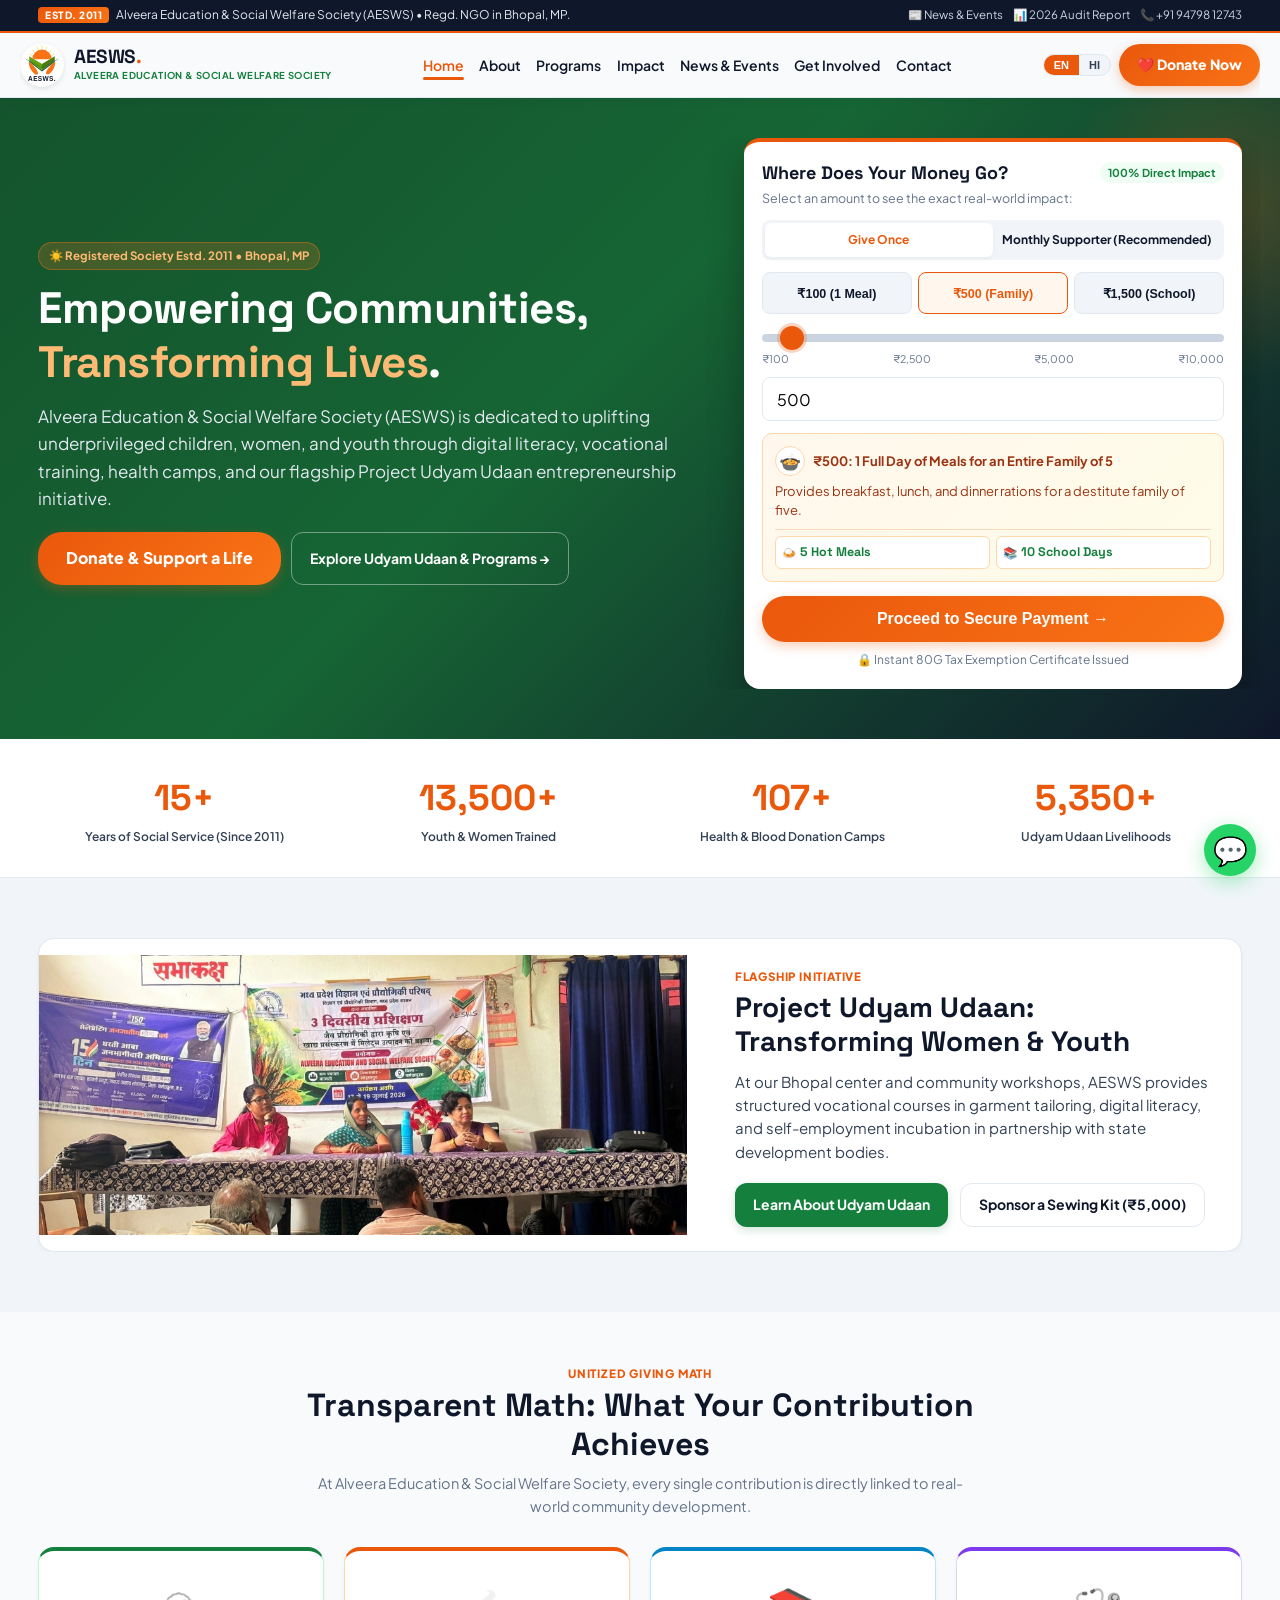
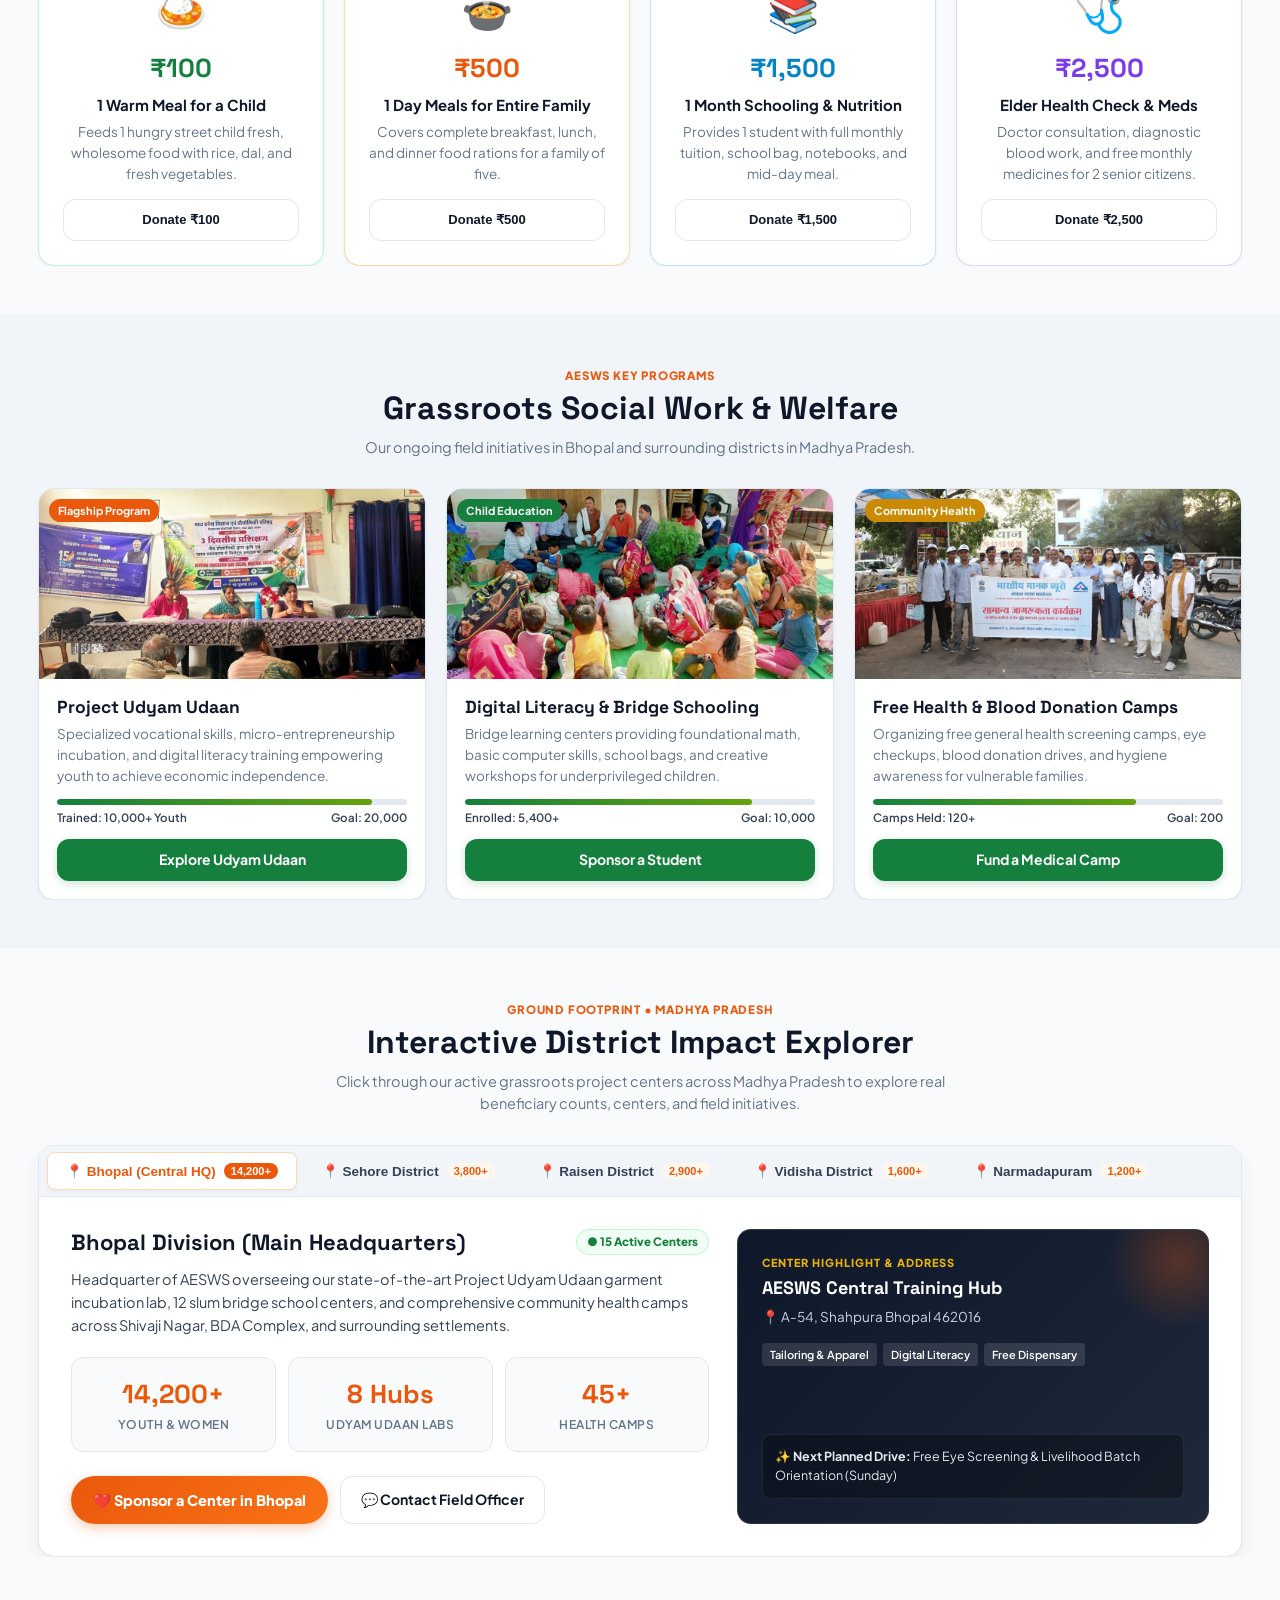
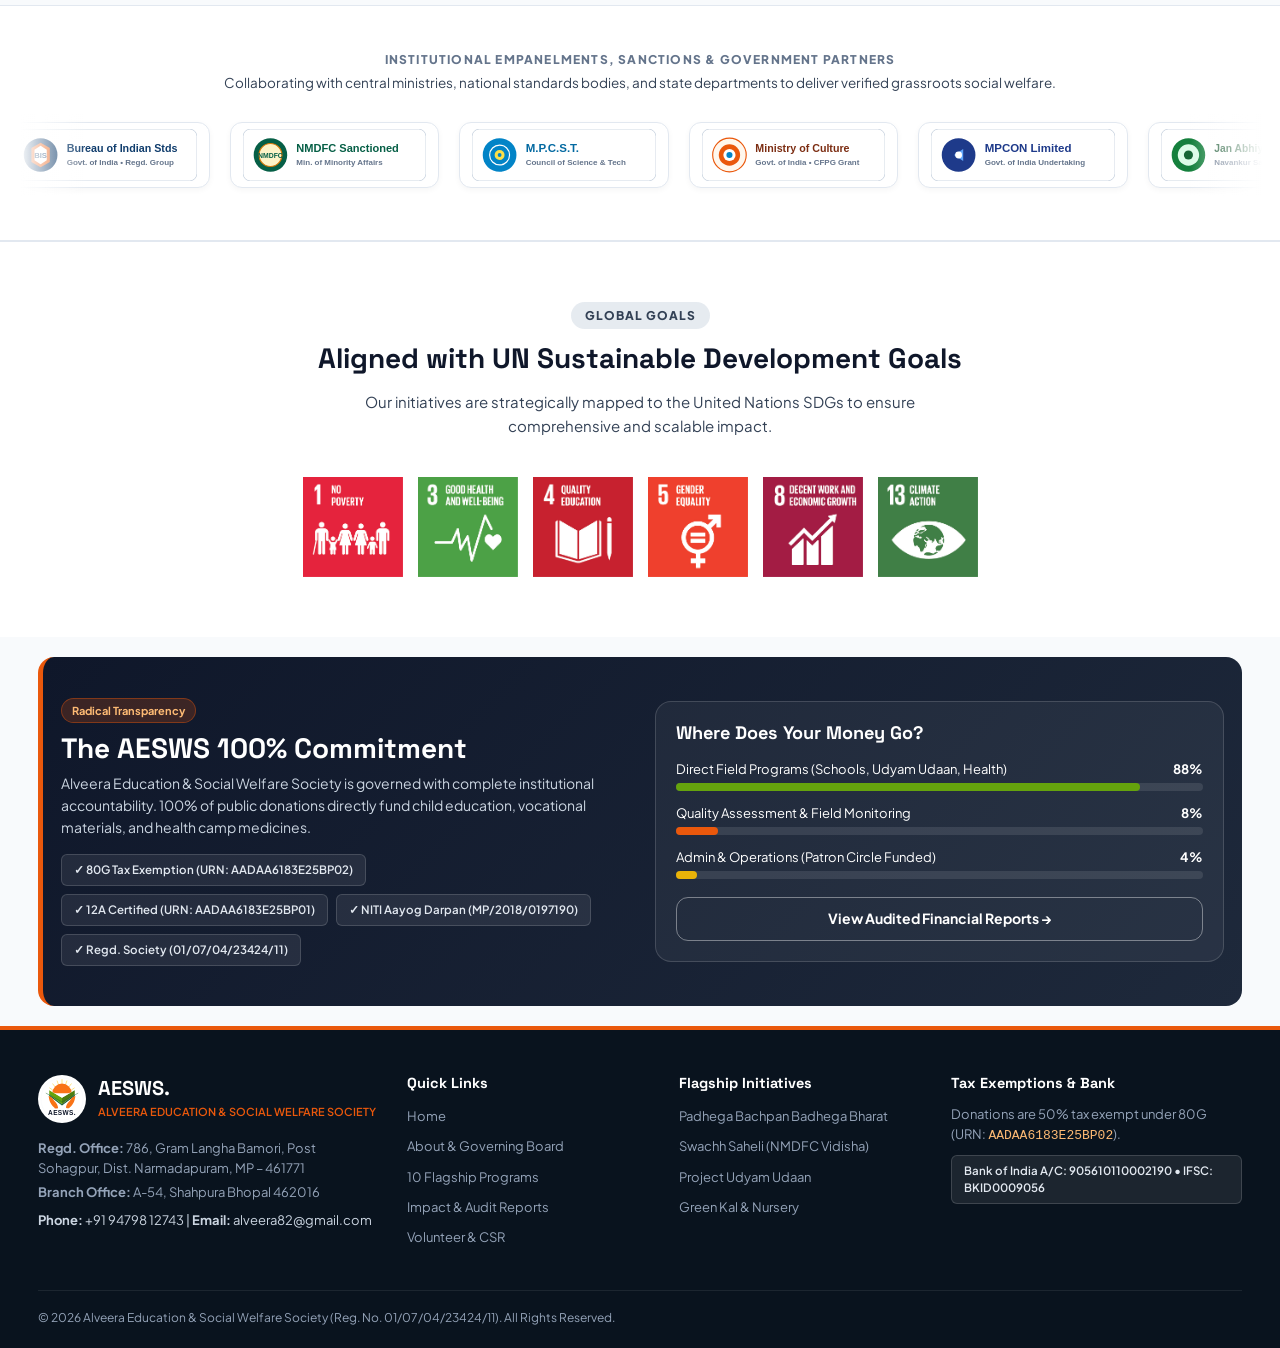
<file: index.html>
<!DOCTYPE html>
<html lang="en">
<head>
  <meta name="color-scheme" content="light">
  <meta charset="UTF-8">
  <meta name="viewport" content="width=device-width, initial-scale=1.0">
  <title>Alveera Education & Social Welfare Society (AESWS) | Bhopal, MP</title>
  <meta name="description" content="Alveera Education & Social Welfare Society (AESWS) is an empanelled NGO in Bhopal, MP since 2011 empowering youth through Project Udyam Udaan, education, healthcare and women SHGs.">
  <link rel="icon" type="image/svg+xml" href="images/logo.svg">
  <link rel="stylesheet" href="css/aesws_style.css">
</head>
<body>

  <!-- TOP ALERT BAR -->
  <div class="top-bar">
    <div class="container top-bar-content">
      <div>
        <span class="top-badge" data-i18n="top_badge">Estd. 2011</span>
        <span data-i18n="top_desc">Alveera Education & Social Welfare Society (AESWS) • Regd. NGO in Bhopal, MP.</span>
      </div>
      <div class="top-links">
        <a href="news-events.html">📰 News & Events</a>
        <a href="impact.html" data-i18n="nav_impact">📊 2026 Audit Report</a>
        <a href="tel:+919479812743">📞 +91 94798 12743</a>
      </div>
    </div>
  </div>

  <!-- NAVBAR WITH OFFICIAL AESWS LOGO -->
  <header class="navbar">
    <div class="container nav-content">
      <a href="index.html" class="logo-brand">
        <img src="images/logo.svg" alt="AESWS Logo" class="logo-img">
        <div class="logo-text-wrap">
          <div class="logo-title">AESWS<span>.</span></div>
          <div class="logo-subtitle">Alveera Education & Social Welfare Society</div>
        </div>
      </a>
      <ul class="nav-links" id="navLinks">
        <li><a href="index.html" class="active" data-i18n="nav_home">Home</a></li>
        <li><a href="about.html" data-i18n="nav_about">About</a></li>
        <li><a href="programs.html" data-i18n="nav_programs">Programs</a></li>
        <li><a href="impact.html" data-i18n="nav_impact_nav">Impact</a></li>
        <li><a href="news-events.html" data-i18n="nav_news_nav">News & Events</a></li>
        <li><a href="get-involved.html" data-i18n="nav_involved">Get Involved</a></li>
        <li><a href="contact.html" data-i18n="nav_contact">Contact</a></li>
      </ul>
      <div class="nav-actions">
        <div class="lang-switch">
          <button class="lang-btn active" data-lang="en">EN</button>
          <button class="lang-btn" data-lang="hi">HI</button>
        </div>
        <a href="donate.html" class="btn btn-donate" data-i18n="nav_donate_btn">❤️ Donate Now</a>
        <button class="mobile-toggle" id="mobileToggle" aria-label="Toggle navigation">☰</button>
      </div>
    </div>
  </header>

  <!-- HERO SECTION -->
  <section class="hero">
    <div class="container">
      <div class="hero-grid">
        <div>
          <div class="hero-tag" data-i18n="hero_tag">☀️ Registered Society Estd. 2011 • Bhopal, MP</div>
          <h1 data-i18n="hero_title">Empowering Communities, <span>Transforming Lives</span>.</h1>
          <p data-i18n="hero_desc">Alveera Education & Social Welfare Society (AESWS) is dedicated to uplifting underprivileged children, women, and youth through digital literacy, vocational training, health camps, and our flagship <strong>Project Udyam Udaan</strong> entrepreneurship initiative.</p>
          <div class="hero-buttons">
            <a href="donate.html" class="btn btn-donate" style="padding: 14px 28px; font-size: 16px;" data-i18n="hero_btn_donate">Donate & Support a Life</a>
            <a href="programs.html" class="btn btn-outline-white" data-i18n="hero_btn_explore">Explore Udyam Udaan & Programs →</a>
          </div>
        </div>

        <!-- DYNAMIC IMPACT & QUICK DONATION WIDGET -->
        <div class="quick-donate-card">
          <div style="display:flex; justify-content:space-between; align-items:center; margin-bottom:4px;">
            <h3 style="margin:0;" data-i18n="widget_title">Where Does Your Money Go?</h3>
            <span style="font-size:11px; background:var(--brand-green-subtle); color:var(--brand-green); font-weight:700; padding:2px 8px; border-radius:12px;" data-i18n="widget_badge">100% Direct Impact</span>
          </div>
          <p style="margin-bottom:12px;" data-i18n="widget_desc">Select an amount to see the exact real-world impact:</p>
          
          <div class="donate-tabs">
            <div class="donate-tab active" data-i18n="widget_tab_once">Give Once</div>
            <div class="donate-tab" data-i18n="widget_tab_monthly">Monthly Supporter (Recommended)</div>
          </div>

          <!-- AMOUNT PRESETS -->
          <div class="amount-grid">
            <button type="button" class="amount-btn" data-amount="100">₹100 (1 Meal)</button>
            <button type="button" class="amount-btn active" data-amount="500">₹500 (Family)</button>
            <button type="button" class="amount-btn" data-amount="1500">₹1,500 (School)</button>
          </div>

          <!-- RANGE SLIDER -->
          <div class="range-slider-wrap">
            <input type="range" id="impactSlider" class="impact-slider" min="100" max="10000" step="100" value="500">
            <div class="slider-labels">
              <span>₹100</span>
              <span>₹2,500</span>
              <span>₹5,000</span>
              <span>₹10,000</span>
            </div>
          </div>

          <div class="form-group" style="margin-bottom: 12px;">
            <input type="number" id="customAmount" class="form-control" placeholder="Or Enter Custom Amount (₹)" value="500" data-i18n="widget_custom_ph">
          </div>

          <!-- DYNAMIC REAL-TIME IMPACT CARD -->
          <div class="impact-breakdown-card">
            <div class="impact-hero-headline">
              <div id="heroImpactIcon" class="impact-icon-badge">🍲</div>
              <div>
                <span id="heroImpactHeadline">₹500: 1 Full Day of Meals for an Entire Family of 5</span>
              </div>
            </div>
            <p id="heroImpactDesc" style="font-size: 13px; color: #9a3412; margin-bottom: 10px; line-height: 1.4;">
              Provides breakfast, lunch, and dinner rations for a destitute family of five.
            </p>
            <div class="impact-metrics-row">
              <div class="impact-mini-metric">
                <span>🍛</span>
                <strong id="metricMeals">5 Hot Meals</strong>
              </div>
              <div class="impact-mini-metric">
                <span>📚</span>
                <strong id="metricSchool">10 School Days</strong>
              </div>
            </div>
          </div>

          <button class="btn btn-donate trigger-donation" style="width: 100%; font-size: 16px; padding: 14px;" data-i18n="widget_btn_proceed">
            Proceed to Secure Payment →
          </button>
          <p style="text-align: center; font-size: 12px; color: var(--muted); margin-top: 8px; margin-bottom: 0;" data-i18n="widget_tax_note">
            🔒 Instant 80G Tax Exemption Certificate Issued
          </p>
        </div>
      </div>
    </div>
  </section>

  <!-- LIVE IMPACT STATS COUNTER -->
  <section class="stats-strip">
    <div class="container">
      <div class="stats-grid">
        <div class="stat-item">
          <div class="stat-number">15+</div>
          <div class="stat-label">Years of Social Service (Since 2011)</div>
        </div>
        <div class="stat-item">
          <div class="stat-number">25,000+</div>
          <div class="stat-label">Youth & Women Trained</div>
        </div>
        <div class="stat-item">
          <div class="stat-number">120+</div>
          <div class="stat-label">Health & Blood Donation Camps</div>
        </div>
        <div class="stat-item">
          <div class="stat-number">10,000+</div>
          <div class="stat-label">Udyam Udaan Livelihoods</div>
        </div>
      </div>
    </div>
  </section>

  <!-- FEATURED PHOTO STORY BANNER (UDYAM UDAAN) -->
  <section class="section section-light" style="padding: 60px 0;">
    <div class="container">
      <div class="photo-story-grid">
        <div class="photo-story-img">
          <img src="images/udyam_udaan.jpg" alt="AESWS Udyam Udaan Skill Development Workshop Bhopal" loading="lazy">
        </div>
        <div class="photo-story-content">
          <span class="section-tag">Flagship Initiative</span>
          <h2 style="font-size: 28px; margin-bottom: 12px;">Project Udyam Udaan: Transforming Women & Youth</h2>
          <p style="color: var(--slate); font-size: 15px; margin-bottom: 20px;">
            At our Bhopal center and community workshops, AESWS provides structured vocational courses in garment tailoring, digital literacy, and self-employment incubation in partnership with state development bodies.
          </p>
          <div style="display:flex; gap:12px; flex-wrap:wrap;">
            <a href="programs.html" class="btn btn-primary">Learn About Udyam Udaan</a>
            <a href="donate.html" class="btn btn-outline">Sponsor a Sewing Kit (₹5,000)</a>
          </div>
        </div>
      </div>
    </div>
  </section>

  <!-- UNITIZED GIVING MATH CARDS -->
  <section class="section">
    <div class="container">
      <div class="section-header">
        <span class="section-tag">Unitized Giving Math</span>
        <h2 class="section-title">Transparent Math: What Your Contribution Achieves</h2>
        <p class="section-desc">At Alveera Education & Social Welfare Society, every single contribution is directly linked to real-world community development.</p>
      </div>

      <div class="cards-grid" style="grid-template-columns: repeat(auto-fit, minmax(260px, 1fr)); gap: 20px;">
        
        <div style="background: white; border: 1.5px solid var(--brand-green-border); border-radius: var(--radius-lg); padding: 24px; text-align: center; box-shadow: var(--shadow-sm); border-top: 4px solid var(--brand-green);">
          <div style="font-size: 42px; margin-bottom: 8px;">🍛</div>
          <div style="font-family:'Space Grotesk', sans-serif; font-size: 26px; font-weight: 700; color: var(--brand-green); margin-bottom: 4px;">₹100</div>
          <strong style="display: block; font-size: 15px; color: var(--dark); margin-bottom: 6px;">1 Warm Meal for a Child</strong>
          <p style="font-size: 13.5px; color: var(--muted); margin-bottom: 14px;">Feeds 1 hungry street child fresh, wholesome food with rice, dal, and fresh vegetables.</p>
          <button class="btn btn-outline trigger-donation" style="width: 100%; font-size: 13px; padding: 8px;">Donate ₹100</button>
        </div>

        <div style="background: white; border: 1.5px solid var(--brand-orange-border); border-radius: var(--radius-lg); padding: 24px; text-align: center; box-shadow: var(--shadow-sm); border-top: 4px solid var(--brand-orange);">
          <div style="font-size: 42px; margin-bottom: 8px;">🍲</div>
          <div style="font-family:'Space Grotesk', sans-serif; font-size: 26px; font-weight: 700; color: var(--brand-orange); margin-bottom: 4px;">₹500</div>
          <strong style="display: block; font-size: 15px; color: var(--dark); margin-bottom: 6px;">1 Day Meals for Entire Family</strong>
          <p style="font-size: 13.5px; color: var(--muted); margin-bottom: 14px;">Covers complete breakfast, lunch, and dinner food rations for a family of five.</p>
          <button class="btn btn-outline trigger-donation" style="width: 100%; font-size: 13px; padding: 8px;">Donate ₹500</button>
        </div>

        <div style="background: white; border: 1.5px solid #bae6fd; border-radius: var(--radius-lg); padding: 24px; text-align: center; box-shadow: var(--shadow-sm); border-top: 4px solid #0284c7;">
          <div style="font-size: 42px; margin-bottom: 8px;">📚</div>
          <div style="font-family:'Space Grotesk', sans-serif; font-size: 26px; font-weight: 700; color: #0284c7; margin-bottom: 4px;">₹1,500</div>
          <strong style="display: block; font-size: 15px; color: var(--dark); margin-bottom: 6px;">1 Month Schooling & Nutrition</strong>
          <p style="font-size: 13.5px; color: var(--muted); margin-bottom: 14px;">Provides 1 student with full monthly tuition, school bag, notebooks, and mid-day meal.</p>
          <button class="btn btn-outline trigger-donation" style="width: 100%; font-size: 13px; padding: 8px;">Donate ₹1,500</button>
        </div>

        <div style="background: white; border: 1.5px solid #ddd6fe; border-radius: var(--radius-lg); padding: 24px; text-align: center; box-shadow: var(--shadow-sm); border-top: 4px solid #7c3aed;">
          <div style="font-size: 42px; margin-bottom: 8px;">🩺</div>
          <div style="font-family:'Space Grotesk', sans-serif; font-size: 26px; font-weight: 700; color: #7c3aed; margin-bottom: 4px;">₹2,500</div>
          <strong style="display: block; font-size: 15px; color: var(--dark); margin-bottom: 6px;">Elder Health Check & Meds</strong>
          <p style="font-size: 13.5px; color: var(--muted); margin-bottom: 14px;">Doctor consultation, diagnostic blood work, and free monthly medicines for 2 senior citizens.</p>
          <button class="btn btn-outline trigger-donation" style="width: 100%; font-size: 13px; padding: 8px;">Donate ₹2,500</button>
        </div>

      </div>
    </div>
  </section>

  <!-- CORE PROGRAMS WITH REAL DOCUMENTARY PHOTOGRAPHY -->
  <section class="section section-light">
    <div class="container">
      <div class="section-header">
        <span class="section-tag">AESWS Key Programs</span>
        <h2 class="section-title">Grassroots Social Work & Welfare</h2>
        <p class="section-desc">Our ongoing field initiatives in Bhopal and surrounding districts in Madhya Pradesh.</p>
      </div>

      <div class="cards-grid">
        <!-- Card 1: Udyam Udaan -->
        <div class="card">
          <div class="card-img-wrap">
            <img src="images/udyam_udaan.jpg" alt="Project Udyam Udaan Skill Development" loading="lazy">
            <span class="card-badge" style="background:var(--brand-orange);">Flagship Program</span>
          </div>
          <div class="card-body">
            <div>
              <h3 class="card-title">Project Udyam Udaan</h3>
              <p class="card-text">Specialized vocational skills, micro-entrepreneurship incubation, and digital literacy training empowering youth to achieve economic independence.</p>
            </div>
            <div>
              <div class="card-progress-wrap">
                <div class="progress-bar-bg">
                  <div class="progress-bar-fill" style="width: 90%;"></div>
                </div>
                <div class="progress-meta">
                  <span>Trained: 10,000+ Youth</span>
                  <span>Goal: 20,000</span>
                </div>
              </div>
              <a href="programs.html" class="btn btn-primary" style="width: 100%;">Explore Udyam Udaan</a>
            </div>
          </div>
        </div>

        <!-- Card 2: Digital Literacy & Schooling -->
        <div class="card">
          <div class="card-img-wrap">
            <img src="images/child_classroom.jpg" alt="Child Digital Literacy and Schooling" loading="lazy">
            <span class="card-badge" style="background:var(--brand-green);">Child Education</span>
          </div>
          <div class="card-body">
            <div>
              <h3 class="card-title">Digital Literacy & Bridge Schooling</h3>
              <p class="card-text">Bridge learning centers providing foundational math, basic computer skills, school bags, and creative workshops for underprivileged children.</p>
            </div>
            <div>
              <div class="card-progress-wrap">
                <div class="progress-bar-bg">
                  <div class="progress-bar-fill" style="width: 82%;"></div>
                </div>
                <div class="progress-meta">
                  <span>Enrolled: 5,400+</span>
                  <span>Goal: 10,000</span>
                </div>
              </div>
              <a href="donate.html" class="btn btn-primary" style="width: 100%;">Sponsor a Student</a>
            </div>
          </div>
        </div>

        <!-- Card 3: Health & Blood Donation -->
        <div class="card">
          <div class="card-img-wrap">
            <img src="images/health_camp.jpg" alt="Free Community Health Checkup Camp" loading="lazy">
            <span class="card-badge" style="background:#ca8a04;">Community Health</span>
          </div>
          <div class="card-body">
            <div>
              <h3 class="card-title">Free Health & Blood Donation Camps</h3>
              <p class="card-text">Organizing free general health screening camps, eye checkups, blood donation drives, and hygiene awareness for vulnerable families.</p>
            </div>
            <div>
              <div class="card-progress-wrap">
                <div class="progress-bar-bg">
                  <div class="progress-bar-fill" style="width: 75%;"></div>
                </div>
                <div class="progress-meta">
                  <span>Camps Held: 120+</span>
                  <span>Goal: 200</span>
                </div>
              </div>
              <a href="donate.html" class="btn btn-primary" style="width: 100%;">Fund a Medical Camp</a>
            </div>
          </div>
        </div>
      </div>
    </div>
  </section>

  <!-- INTERACTIVE DISTRICT IMPACT & PROJECT CENTERS EXPLORER -->
  <section class="section" id="districtImpactSection">
    <div class="container">
      <div class="section-header">
        <span class="section-tag">Ground Footprint • Madhya Pradesh</span>
        <h2 class="section-title">Interactive District Impact Explorer</h2>
        <p class="section-desc">Click through our active grassroots project centers across Madhya Pradesh to explore real beneficiary counts, centers, and field initiatives.</p>
      </div>

      <div class="district-explorer">
        <!-- TABS -->
        <div class="district-nav-tabs" id="districtTabs">
          <button class="district-tab-btn active" data-district="bhopal">
            📍 Bhopal (Central HQ) <span class="badge-count">14,200+</span>
          </button>
          <button class="district-tab-btn" data-district="sehore">
            📍 Sehore District <span class="badge-count">3,800+</span>
          </button>
          <button class="district-tab-btn" data-district="raisen">
            📍 Raisen District <span class="badge-count">2,900+</span>
          </button>
          <button class="district-tab-btn" data-district="vidisha">
            📍 Vidisha District <span class="badge-count">1,600+</span>
          </button>
          <button class="district-tab-btn" data-district="narmadapuram">
            📍 Narmadapuram <span class="badge-count">1,200+</span>
          </button>
        </div>

        <!-- DYNAMIC CONTENT BODY -->
        <div class="district-body-grid">
          <div>
            <div style="display:flex; align-items:center; justify-content:space-between; margin-bottom:12px; flex-wrap:wrap; gap:8px;">
              <h3 id="distName" style="font-size: 22px; margin: 0; color: var(--dark);">Bhopal Division (Main Headquarters)</h3>
              <span id="distBadge" style="background: var(--brand-green-subtle); color: var(--brand-green); font-size: 11.5px; font-weight: 800; padding: 3px 10px; border-radius: 20px; border: 1px solid var(--brand-green-border);">
                ● 15 Active Centers
              </span>
            </div>
            <p id="distDesc" style="color: var(--slate); font-size: 14.5px; margin-bottom: 20px; line-height: 1.6;">
              Headquarter of AESWS overseeing our state-of-the-art Project Udyam Udaan garment incubation lab, 12 slum bridge school centers, and comprehensive community health camps across Shivaji Nagar, BDA Complex, and surrounding settlements.
            </p>

            <!-- STATS GRID -->
            <div class="cards-grid" style="grid-template-columns: repeat(3, 1fr); gap: 12px; margin-bottom: 24px;">
              <div class="district-metric-card">
                <div class="district-metric-val" id="distMetricBen">14,200+</div>
                <div class="district-metric-label">Youth & Women</div>
              </div>
              <div class="district-metric-card">
                <div class="district-metric-val" id="distMetricUdyam">8 Hubs</div>
                <div class="district-metric-label">Udyam Udaan Labs</div>
              </div>
              <div class="district-metric-card">
                <div class="district-metric-val" id="distMetricCamps">45+</div>
                <div class="district-metric-label">Health Camps</div>
              </div>
            </div>

            <div style="display:flex; gap:12px; flex-wrap:wrap;">
              <a href="donate.html" class="btn btn-donate" id="distDonateLink" style="padding: 12px 22px; font-size: 14.5px;">
                ❤️ Sponsor a Center in Bhopal
              </a>
              <a href="https://wa.me/919479812743?text=Hi%20AESWS%2C%20I%20want%20to%20visit%20or%20support%20the%20center%20in%20Bhopal" target="_blank" class="btn btn-outline" style="padding: 12px 20px; font-size: 14px;">
                💬 Contact Field Officer
              </a>
            </div>
          </div>

          <!-- RIGHT PREVIEW -->
          <div class="district-center-preview">
            <div>
              <div style="font-size: 11px; font-weight: 800; text-transform: uppercase; color: var(--brand-yellow); letter-spacing: 1px; margin-bottom: 6px;">
                Center Highlight & Address
              </div>
              <h4 id="distCenterTitle" style="color: white; font-size: 18px; margin-bottom: 8px;">AESWS Central Training Hub</h4>
              <p id="distAddress" style="color: #cbd5e1; font-size: 13.5px; line-height: 1.5; margin-bottom: 16px;">
                📍 A-54, Shahpura Bhopal 462016
              </p>
              <div id="distTags" style="display:flex; flex-wrap:wrap; gap:6px; margin-bottom: 16px;">
                <span style="background: rgba(255,255,255,0.12); padding: 3px 8px; border-radius: 4px; font-size: 11px; font-weight: 600;">Tailoring & Apparel</span>
                <span style="background: rgba(255,255,255,0.12); padding: 3px 8px; border-radius: 4px; font-size: 11px; font-weight: 600;">Digital Literacy</span>
                <span style="background: rgba(255,255,255,0.12); padding: 3px 8px; border-radius: 4px; font-size: 11px; font-weight: 600;">Free Dispensary</span>
              </div>
            </div>
            <div style="background: rgba(0,0,0,0.3); padding: 12px; border-radius: 8px; border: 1px solid rgba(255,255,255,0.08); font-size: 12.5px; color: #e2e8f0;">
              ✨ <strong>Next Planned Drive:</strong> <span id="distNextDrive">Free Eye Screening & Livelihood Batch Orientation (Sunday)</span>
            </div>
          </div>
        </div>
      </div>
    </div>
  </section>


  <!-- CONTINUOUS ROTATING SPONSORS & GOVERNMENT PARTNERS MARQUEE -->
  <section class="partner-marquee-section">
    <div class="partner-marquee-header">
      <span class="partner-marquee-tag">Institutional Empanelments, Sanctions & Government Partners</span>
      <p class="partner-marquee-subtitle">Collaborating with central ministries, national standards bodies, and state departments to deliver verified grassroots social welfare.</p>
    </div>

    <div class="marquee-container">
      <div class="marquee-track">
        <!-- FIRST SET -->
        <div class="partner-logo-item" title="Bureau of Indian Standards - Registered Consumer Group">
          <img src="images/partners/bis_logo.svg" alt="Bureau of Indian Standards">
        </div>
        <div class="partner-logo-item" title="NMDFC (Ministry of Minority Affairs) - Swachh Saheli Sanction (₹8 Lakhs)">
          <img src="images/partners/nmdfc_logo.svg" alt="NMDFC Ministry of Minority Affairs">
        </div>
        <div class="partner-logo-item" title="MP Council of Science & Technology - Millet Biotechnology Training">
          <img src="images/partners/mpcst_logo.svg" alt="MPCST Bhopal">
        </div>
        <div class="partner-logo-item" title="Ministry of Culture, Govt. of India - CFPG Folk Art Grant">
          <img src="images/partners/culture_logo.svg" alt="Ministry of Culture Govt of India">
        </div>
        <div class="partner-logo-item" title="MPCON Limited (Govt. of India Undertaking) - Skill Training Partner">
          <img src="images/partners/mpcon_logo.svg" alt="MPCON Limited">
        </div>
        <div class="partner-logo-item" title="MP Jan Abhiyan Parishad - Designated Navankur Sanstha">
          <img src="images/partners/jan_abhiyan_logo.svg" alt="MP Jan Abhiyan Parishad">
        </div>
        <div class="partner-logo-item" title="Bhopal City Traffic Police - Road Safety Partner">
          <img src="images/partners/traffic_police_logo.svg" alt="Bhopal City Traffic Police">
        </div>
        <div class="partner-logo-item" title="Bank of India - Official Society Banking Account">
          <img src="images/partners/boi_logo.svg" alt="Bank of India">
        </div>
        <div class="partner-logo-item" title="NITI Aayog DARPAN (MP/2018/0197190)">
          <img src="images/partners/niti_aayog_logo.svg" alt="NITI Aayog DARPAN">
        </div>
        <div class="partner-logo-item" title="Ministry of Corporate Affairs CSR-1 (CSR00048605)">
          <img src="images/partners/mca_csr_logo.svg" alt="Ministry of Corporate Affairs CSR-1">
        </div>

        <!-- SECOND SET (DUPLICATE FOR SEAMLESS SCROLL) -->
        <div class="partner-logo-item" title="Bureau of Indian Standards - Registered Consumer Group">
          <img src="images/partners/bis_logo.svg" alt="Bureau of Indian Standards">
        </div>
        <div class="partner-logo-item" title="NMDFC (Ministry of Minority Affairs) - Swachh Saheli Sanction (₹8 Lakhs)">
          <img src="images/partners/nmdfc_logo.svg" alt="NMDFC Ministry of Minority Affairs">
        </div>
        <div class="partner-logo-item" title="MP Council of Science & Technology - Millet Biotechnology Training">
          <img src="images/partners/mpcst_logo.svg" alt="MPCST Bhopal">
        </div>
        <div class="partner-logo-item" title="Ministry of Culture, Govt. of India - CFPG Folk Art Grant">
          <img src="images/partners/culture_logo.svg" alt="Ministry of Culture Govt of India">
        </div>
        <div class="partner-logo-item" title="MPCON Limited (Govt. of India Undertaking) - Skill Training Partner">
          <img src="images/partners/mpcon_logo.svg" alt="MPCON Limited">
        </div>
        <div class="partner-logo-item" title="MP Jan Abhiyan Parishad - Designated Navankur Sanstha">
          <img src="images/partners/jan_abhiyan_logo.svg" alt="MP Jan Abhiyan Parishad">
        </div>
        <div class="partner-logo-item" title="Bhopal City Traffic Police - Road Safety Partner">
          <img src="images/partners/traffic_police_logo.svg" alt="Bhopal City Traffic Police">
        </div>
        <div class="partner-logo-item" title="Bank of India - Official Society Banking Account">
          <img src="images/partners/boi_logo.svg" alt="Bank of India">
        </div>
        <div class="partner-logo-item" title="NITI Aayog DARPAN (MP/2018/0197190)">
          <img src="images/partners/niti_aayog_logo.svg" alt="NITI Aayog DARPAN">
        </div>
        <div class="partner-logo-item" title="Ministry of Corporate Affairs CSR-1 (CSR00048605)">
          <img src="images/partners/mca_csr_logo.svg" alt="Ministry of Corporate Affairs CSR-1">
        </div>
      </div>
    </div>
  </section>

  <!-- UN SDGS SECTION -->
  <section class="sdg-section" style="background: #fff; padding: 60px 0; border-top: 1px solid var(--border);">
    <div class="container">
      <div style="text-align: center; margin-bottom: 40px;">
        <span style="background: rgba(15, 60, 108, 0.1); color: var(--brand-blue); padding: 6px 14px; border-radius: 20px; font-size: 12px; font-weight: 800; text-transform: uppercase; letter-spacing: 1px;">Global Goals</span>
        <h2 style="font-size: 28px; margin-top: 15px;">Aligned with UN Sustainable Development Goals</h2>
        <p style="color: var(--slate); max-width: 600px; margin: 15px auto 0; font-size: 15px;">Our initiatives are strategically mapped to the United Nations SDGs to ensure comprehensive and scalable impact.</p>
      </div>
      <div style="display: flex; flex-wrap: wrap; justify-content: center; gap: 15px;">
        <a href="https://sdgs.un.org/goals/goal1" target="_blank" title="Learn more about SDG 1: No Poverty" style="transition: transform 0.2s; display: inline-block;" onmouseover="this.style.transform='scale(1.05)'" onmouseout="this.style.transform='scale(1)'">
          <img src="images/sdgs/sdg1.jpg" alt="SDG 1 No Poverty" style="width: 100px; height: 100px;">
        </a>
        <a href="https://sdgs.un.org/goals/goal3" target="_blank" title="Learn more about SDG 3: Good Health and Well-being" style="transition: transform 0.2s; display: inline-block;" onmouseover="this.style.transform='scale(1.05)'" onmouseout="this.style.transform='scale(1)'">
          <img src="images/sdgs/sdg3.jpg" alt="SDG 3 Good Health" style="width: 100px; height: 100px;">
        </a>
        <a href="https://sdgs.un.org/goals/goal4" target="_blank" title="Learn more about SDG 4: Quality Education" style="transition: transform 0.2s; display: inline-block;" onmouseover="this.style.transform='scale(1.05)'" onmouseout="this.style.transform='scale(1)'">
          <img src="images/sdgs/sdg4.jpg" alt="SDG 4 Quality Education" style="width: 100px; height: 100px;">
        </a>
        <a href="https://sdgs.un.org/goals/goal5" target="_blank" title="Learn more about SDG 5: Gender Equality" style="transition: transform 0.2s; display: inline-block;" onmouseover="this.style.transform='scale(1.05)'" onmouseout="this.style.transform='scale(1)'">
          <img src="images/sdgs/sdg5.jpg" alt="SDG 5 Gender Equality" style="width: 100px; height: 100px;">
        </a>
        <a href="https://sdgs.un.org/goals/goal8" target="_blank" title="Learn more about SDG 8: Decent Work and Economic Growth" style="transition: transform 0.2s; display: inline-block;" onmouseover="this.style.transform='scale(1.05)'" onmouseout="this.style.transform='scale(1)'">
          <img src="images/sdgs/sdg8.jpg" alt="SDG 8 Decent Work" style="width: 100px; height: 100px;">
        </a>
        <a href="https://sdgs.un.org/goals/goal13" target="_blank" title="Learn more about SDG 13: Climate Action" style="transition: transform 0.2s; display: inline-block;" onmouseover="this.style.transform='scale(1.05)'" onmouseout="this.style.transform='scale(1)'">
          <img src="images/sdgs/sdg13.jpg" alt="SDG 13 Climate Action" style="width: 100px; height: 100px;">
        </a>
      </div>
    </div>
  </section>

  <!-- 100% MODEL & PROOF SECTION -->
  <div class="container">
    <section class="proof-section">
        <div class="proof-grid">
          <div>
            <span class="proof-badge">Radical Transparency</span>
            <h2 class="proof-title">The AESWS 100% Commitment</h2>
            <p class="proof-text">Alveera Education & Social Welfare Society is governed with complete institutional accountability. 100% of public donations directly fund child education, vocational materials, and health camp medicines.</p>
            <div class="trust-badges-row">
              <div class="trust-seal">✓ 80G Tax Exemption (URN: AADAA6183E25BP02)</div>
              <div class="trust-seal">✓ 12A Certified (URN: AADAA6183E25BP01)</div>
              <div class="trust-seal">✓ NITI Aayog Darpan (MP/2018/0197190)</div>
              <div class="trust-seal">✓ Regd. Society (01/07/04/23424/11)</div>
            </div>
          </div>
          <div style="background: rgba(255,255,255,0.05); padding: 20px; border-radius: var(--radius-lg); border: 1px solid rgba(255,255,255,0.15);">
            <h3 style="color: white; margin-bottom: 15px;">Where Does Your Money Go?</h3>
            <div style="margin-bottom: 12px;">
              <div style="display:flex; justify-content:space-between; font-size:13px; margin-bottom:4px; flex-wrap: wrap;">
                <span style="flex: 1; padding-right: 10px;">Direct Field Programs (Schools, Udyam Udaan, Health)</span>
                <strong>88%</strong>
              </div>
              <div style="height:8px; background:rgba(255,255,255,0.1); border-radius:4px;"><div style="width:88%; height:100%; background:var(--brand-green-leaf); border-radius:4px;"></div></div>
            </div>
            <div style="margin-bottom: 12px;">
              <div style="display:flex; justify-content:space-between; font-size:13px; margin-bottom:4px; flex-wrap: wrap;">
                <span style="flex: 1; padding-right: 10px;">Quality Assessment & Field Monitoring</span>
                <strong>8%</strong>
              </div>
              <div style="height:8px; background:rgba(255,255,255,0.1); border-radius:4px;"><div style="width:8%; height:100%; background:var(--brand-orange); border-radius:4px;"></div></div>
            </div>
            <div style="margin-bottom: 18px;">
              <div style="display:flex; justify-content:space-between; font-size:13px; margin-bottom:4px; flex-wrap: wrap;">
                <span style="flex: 1; padding-right: 10px;">Admin & Operations (Patron Circle Funded)</span>
                <strong>4%</strong>
              </div>
              <div style="height:8px; background:rgba(255,255,255,0.1); border-radius:4px;"><div style="width:4%; height:100%; background:var(--brand-yellow); border-radius:4px;"></div></div>
            </div>
            <a href="impact.html" class="btn btn-outline-white" style="width: 100%;">View Audited Financial Reports →</a>
          </div>
        </div>
    </section>
  </div>

  <!-- STICKY MOBILE BOTTOM BAR -->
  <div class="mobile-bottom-bar">
    <div class="bar-info">
      <strong>AESWS Bhopal</strong>
      <span>80G Tax Exemption</span>
    </div>
    <div class="bar-actions">
      <a href="https://wa.me/919479812743" target="_blank" class="btn-mobile-wa">💬 WhatsApp</a>
      <a href="donate.html" class="btn-mobile-donate trigger-donation">❤️ Donate</a>
    </div>
  </div>

  <!-- FLOATING WHATSAPP CHAT BUTTON -->
  <a href="https://wa.me/919479812743" target="_blank" class="floating-whatsapp" aria-label="Chat on WhatsApp" title="Chat with AESWS on WhatsApp">
    💬
  </a>

  <!-- FOOTER -->
  <footer class="footer">
    <div class="container">
      <div class="footer-grid">
        <div class="footer-brand">
          <div style="display:flex; align-items:center; gap:12px; margin-bottom:15px;">
            <img src="images/logo.svg" alt="AESWS Logo" style="width:48px; height:48px; background:white; border-radius:50%; padding:2px;">
            <div>
              <h3 style="margin:0; font-size:20px; color:white;">AESWS.</h3>
              <span style="font-size:11px; color:var(--brand-orange); font-weight:600; text-transform:uppercase;">Alveera Education & Social Welfare Society</span>
            </div>
          </div>
          <p><strong>Regd. Office:</strong> 786, Gram Langha Bamori, Post Sohagpur, Dist. Narmadapuram, MP – 461771</p>
          <p style="margin-top:4px;"><strong>Branch Office:</strong> A-54, Shahpura Bhopal 462016</p>
          <p style="font-size:13px; color:#cbd5e1; margin-top:8px;"><strong>Phone:</strong> +91 94798 12743 | <strong>Email:</strong> alveera82@gmail.com</p>
        </div>
        <div>
          <h4 class="footer-links-title">Quick Links</h4>
          <ul class="footer-links">
            <li><a href="index.html">Home</a></li>
            <li><a href="about.html">About & Governing Board</a></li>
            <li><a href="programs.html">10 Flagship Programs</a></li>
            <li><a href="impact.html">Impact & Audit Reports</a></li>
            <li><a href="get-involved.html">Volunteer & CSR</a></li>
          </ul>
        </div>
        <div>
          <h4 class="footer-links-title">Flagship Initiatives</h4>
          <ul class="footer-links">
            <li><a href="programs.html">Padhega Bachpan Badhega Bharat</a></li>
            <li><a href="programs.html">Swachh Saheli (NMDFC Vidisha)</a></li>
            <li><a href="programs.html">Project Udyam Udaan</a></li>
            <li><a href="programs.html">Green Kal & Nursery</a></li>
          </ul>
        </div>
        <div>
          <h4 class="footer-links-title">Tax Exemptions & Bank</h4>
          <p style="font-size: 13px; margin-bottom: 8px;">Donations are 50% tax exempt under 80G (URN: <code style="color:#fdba74;">AADAA6183E25BP02</code>).</p>
          <div class="trust-seal" style="display:inline-block; font-size:11.5px;">Bank of India A/C: 905610110002190 • IFSC: BKID0009056</div>
        </div>
      </div>
      <div class="footer-bottom">
        <span>© 2026 Alveera Education & Social Welfare Society (Reg. No. 01/07/04/23424/11). All Rights Reserved.</span>
      </div>
    </div>
  </footer>

  <!-- DONATION CHECKOUT MODAL -->
  <div id="donationModal" class="modal-overlay">
    <div class="modal-box">
      <button class="modal-close">✕</button>
      <div id="checkoutContent">
        <div style="text-align: center; margin-bottom: 20px;">
          <h3 style="font-size: 22px;">Support AESWS Social Work</h3>
          <p style="color: var(--muted); font-size: 14px;">Selected Contribution: <strong id="modalAmountDisplay" style="color: var(--brand-orange); font-size: 18px;">₹500</strong></p>
        </div>
        <form id="mockCheckoutForm">
          <div class="form-group">
            <label class="form-label">Full Name</label>
            <input type="text" id="donorName" class="form-control" placeholder="e.g. Rahul Sharma" required>
          </div>
          <div class="form-group">
            <label class="form-label">Email Address *</label>
            <input type="email" id="donorEmail" class="form-control" placeholder="yourname@gmail.com" required>
          </div>
          <div class="form-group">
            <label class="form-label">PAN Number (Required for 80G Tax Exemption)</label>
            <input type="text" class="form-control" placeholder="ABCDE1234F" style="text-transform: uppercase;">
          </div>
          <div class="form-group">
            <label class="form-label">Select Payment Method</label>
            <select class="form-control">
              <option>UPI (Google Pay, PhonePe, Paytm)</option>
              <option>Credit / Debit Card (Visa, Mastercard, RuPay)</option>
              <option>Net Banking (All Major Indian Banks)</option>
            </select>
          </div>
          <button type="submit" class="btn btn-donate" style="width: 100%; font-size: 16px; margin-top: 10px;">
            Confirm & Donate to AESWS
          </button>
        </form>
      </div>

      <div id="checkoutSuccess" style="display: none; text-align: center; padding: 20px 0;">
        <div style="font-size: 55px; margin-bottom: 10px;">🎉</div>
        <h3 style="color: var(--brand-orange); margin-bottom: 10px;">Thank You, <span id="successDonorName">Donor</span>!</h3>
        <p style="color: var(--slate); margin-bottom: 15px;">Your contribution has been successfully received by Alveera Education & Social Welfare Society (AESWS). You have provided direct nutritious meals and educational aid.</p>
        <div style="background: var(--light); padding: 12px; border-radius: 8px; font-size: 13px; margin-bottom: 20px; text-align: left;">
          <div><strong>Receipt Number:</strong> #AESWS-2026-89412</div>
          <div><strong>Tax Exemption:</strong> Form 10BE Certificate sent to <span id="successDonorEmail">email</span></div>
        </div>
        <button class="btn btn-outline close-modal" style="width: 100%;">Close & Return</button>
      </div>
    </div>
  </div>

  <!-- RAZORPAY CHECKOUT SDK -->
  <script src="https://checkout.razorpay.com/v1/checkout.js"></script>
  <script src="js/locales.js"></script>
  <script src="js/main.js"></script>
</body>
</html>
</file>
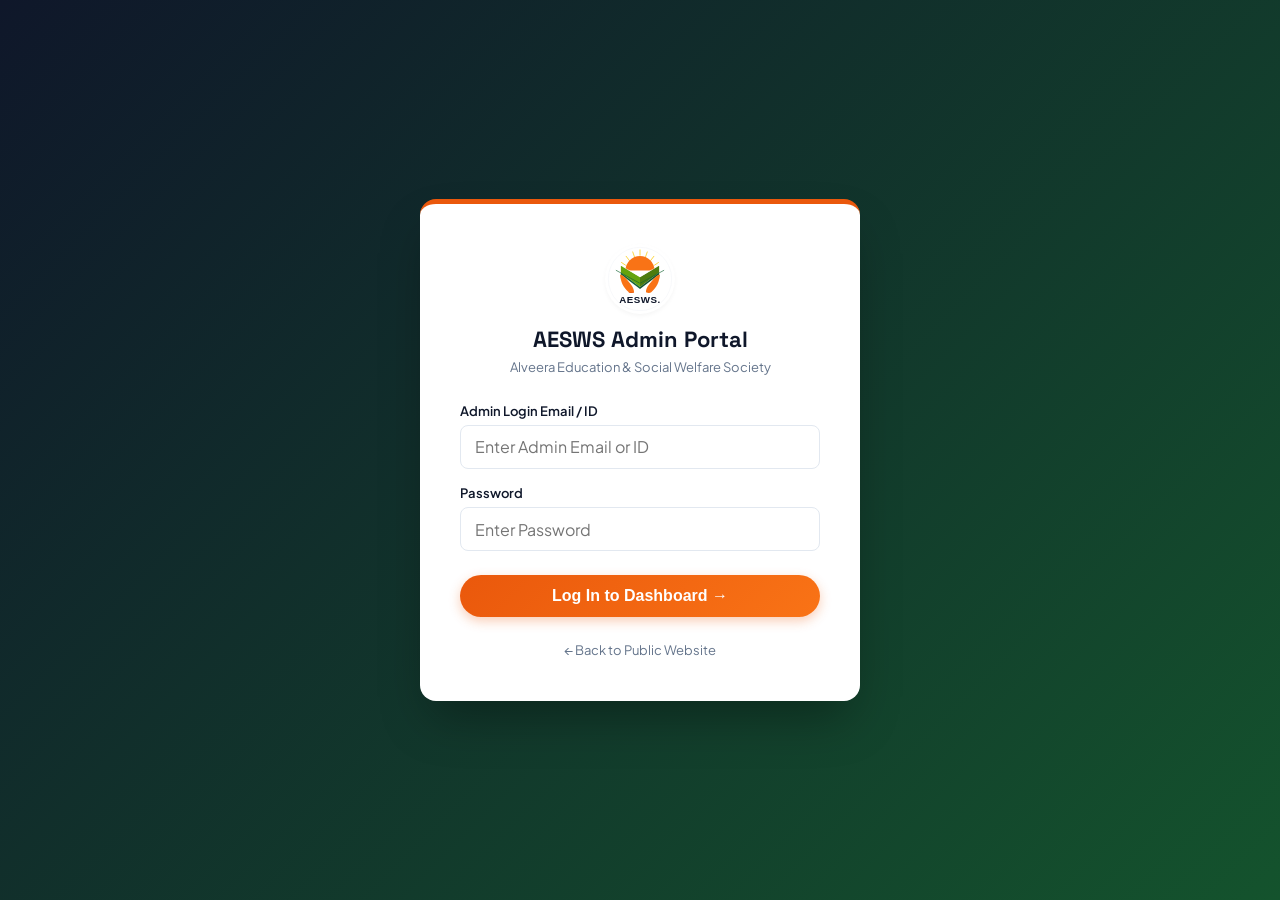
<file: admin.html>
<!DOCTYPE html>
<html lang="en">
<head>
  <meta name="color-scheme" content="light">
  <meta charset="UTF-8">
  <meta name="viewport" content="width=device-width, initial-scale=1.0">
  <title>Admin Portal | Alveera Education & Social Welfare Society (AESWS)</title>
  <link rel="icon" type="image/svg+xml" href="images/logo.svg">
  <link rel="stylesheet" href="css/aesws_style.css">
  <style>
    /* Dedicated Admin Styles */
    body {
      background-color: #f1f5f9;
    }
    
    /* LOGIN SCREEN */
    .login-wrapper {
      min-height: 100vh;
      display: flex;
      align-items: center;
      justify-content: center;
      padding: 20px;
      background: linear-gradient(135deg, #0f172a 0%, #14532d 100%);
    }
    .login-box {
      background: white;
      width: 100%;
      max-width: 440px;
      padding: 40px;
      border-radius: var(--radius-lg);
      box-shadow: 0 25px 50px -12px rgba(0, 0, 0, 0.35);
      border-top: 5px solid var(--brand-orange);
    }
    .login-brand {
      text-align: center;
      margin-bottom: 24px;
    }
    .login-brand img {
      width: 70px;
      height: 70px;
      margin: 0 auto 12px auto;
      background: white;
      border-radius: 50%;
      padding: 2px;
      box-shadow: var(--shadow-sm);
    }

    /* ADMIN DASHBOARD LAYOUT */
    .admin-layout {
      display: grid;
      grid-template-columns: 260px 1fr;
      min-height: 100vh;
    }
    @media (max-width: 900px) {
      .admin-layout {
        grid-template-columns: 1fr;
      }
      .admin-sidebar {
        display: none;
      }
    }
    .admin-sidebar {
      background: #0f172a;
      color: #94a3b8;
      padding: 24px 16px;
      display: flex;
      flex-direction: column;
      justify-content: space-between;
      border-right: 1px solid #1e293b;
    }
    .admin-sidebar-brand {
      display: flex;
      align-items: center;
      gap: 12px;
      padding: 0 10px 24px 10px;
      border-bottom: 1px solid #1e293b;
      margin-bottom: 20px;
    }
    .admin-nav {
      list-style: none;
      display: flex;
      flex-direction: column;
      gap: 6px;
    }
    .admin-nav-item {
      display: flex;
      align-items: center;
      gap: 12px;
      padding: 12px 14px;
      color: #cbd5e1;
      font-weight: 600;
      font-size: 14px;
      border-radius: 8px;
      text-decoration: none;
      transition: var(--transition);
      cursor: pointer;
    }
    .admin-nav-item:hover, .admin-nav-item.active {
      background: rgba(234, 88, 12, 0.15);
      color: #fdba74;
    }
    .admin-nav-item.active {
      background: var(--brand-orange);
      color: white;
    }

    /* MAIN CONTENT */
    .admin-main {
      padding: 30px;
      overflow-y: auto;
    }
    .admin-header {
      display: flex;
      justify-content: space-between;
      align-items: center;
      margin-bottom: 30px;
      flex-wrap: wrap;
      gap: 15px;
    }
    .admin-title {
      font-size: 26px;
      color: var(--dark);
      margin: 0;
    }
    .admin-stats-grid {
      display: grid;
      grid-template-columns: repeat(auto-fit, minmax(220px, 1fr));
      gap: 20px;
      margin-bottom: 30px;
    }
    .admin-stat-card {
      background: white;
      padding: 22px;
      border-radius: var(--radius);
      border: 1px solid var(--border);
      box-shadow: var(--shadow-sm);
      display: flex;
      align-items: center;
      gap: 18px;
    }
    .stat-icon-wrap {
      width: 50px;
      height: 50px;
      border-radius: 12px;
      display: flex;
      align-items: center;
      justify-content: center;
      font-size: 24px;
    }

    /* DATA TABLES */
    .data-card {
      background: white;
      border-radius: var(--radius);
      border: 1px solid var(--border);
      box-shadow: var(--shadow-sm);
      margin-bottom: 30px;
      overflow: hidden;
    }
    .data-card-header {
      padding: 20px 24px;
      border-bottom: 1px solid var(--border);
      display: flex;
      justify-content: space-between;
      align-items: center;
      flex-wrap: wrap;
      gap: 10px;
    }
    .admin-table {
      width: 100%;
      border-collapse: collapse;
      font-size: 14px;
    }
    .admin-table th {
      background: #f8fafc;
      padding: 14px 20px;
      text-align: left;
      font-weight: 700;
      color: var(--slate);
      border-bottom: 1px solid var(--border);
    }
    .admin-table td {
      padding: 14px 20px;
      border-bottom: 1px solid #f1f5f9;
      color: var(--dark);
      vertical-align: middle;
    }
    .admin-table tr:hover {
      background: #fcfcfc;
    }
    .status-badge {
      display: inline-block;
      padding: 4px 10px;
      border-radius: 20px;
      font-size: 12px;
      font-weight: 700;
    }
    .status-upcoming {
      background: var(--brand-orange-subtle);
      color: var(--brand-orange);
      border: 1px solid var(--brand-orange-border);
    }
    .status-completed {
      background: #f1f5f9;
      color: #64748b;
    }
    .btn-action {
      padding: 6px 12px;
      font-size: 12.5px;
      font-weight: 700;
      border-radius: 6px;
      border: 1px solid var(--border);
      background: white;
      cursor: pointer;
      margin-left: 4px;
      transition: var(--transition);
    }
    .btn-action:hover {
      border-color: var(--dark);
    }
    .btn-delete:hover {
      background: #fee2e2;
      color: #b91c1c;
      border-color: #fca5a5;
    }
  </style>
</head>
<body>

  <!-- ==================== 1. LOGIN SCREEN ==================== -->
  <div id="loginSection" class="login-wrapper">
    <div class="login-box">
      <div class="login-brand">
        <img src="images/logo.svg" alt="AESWS Logo">
        <h2 style="font-size: 22px; margin-bottom: 4px;">AESWS Admin Portal</h2>
        <p style="font-size: 13px; color: var(--muted); margin: 0;">Alveera Education & Social Welfare Society</p>
      </div>

      <div id="loginError" style="display: none; background: #fee2e2; color: #b91c1c; border: 1px solid #fca5a5; padding: 10px; border-radius: 6px; font-size: 13px; margin-bottom: 16px;"></div>

      <form id="adminLoginForm">
        <div class="form-group">
          <label class="form-label">Admin Login Email / ID</label>
          <input type="text" id="adminEmail" class="form-control" placeholder="Enter Admin Email or ID" required>
        </div>
        <div class="form-group">
          <label class="form-label">Password</label>
          <input type="password" id="adminPassword" class="form-control" placeholder="Enter Password" required>
        </div>
        <button type="submit" class="btn btn-donate" style="width: 100%; font-size: 16px; padding: 12px; margin-top: 10px;">
          Log In to Dashboard →
        </button>
      </form>

      <div style="text-align: center; margin-top: 20px;">
        <a href="index.html" style="font-size: 13px; color: var(--muted);">← Back to Public Website</a>
      </div>
    </div>
  </div>

  <!-- ==================== 2. ADMIN DASHBOARD ==================== -->
  <div id="dashboardSection" class="admin-layout" style="display: none;">
    
    <!-- SIDEBAR -->
    <aside class="admin-sidebar">
      <div>
        <div class="admin-sidebar-brand">
          <img src="images/logo.svg" alt="AESWS" style="width: 42px; height: 42px; background: white; border-radius: 50%; padding: 2px;">
          <div>
            <strong style="color: white; font-size: 16px; display: block;">AESWS Portal</strong>
            <small style="color: var(--brand-orange); font-size: 11px; font-weight: 700; text-transform: uppercase;">Content Admin</small>
          </div>
        </div>

        <ul class="admin-nav">
          <li>
            <a class="admin-nav-item active" data-tab="overview">
              <span>📊</span> Overview & Stats
            </a>
          </li>
          <li>
            <a class="admin-nav-item" data-tab="donations">
              <span>💰</span> Donations & 80G Ledger
            </a>
          </li>
          <li>
            <a class="admin-nav-item" data-tab="gateway">
              <span>💳</span> Razorpay Payment Gateway
            </a>
          </li>
          <li>
            <a class="admin-nav-item" data-tab="events">
              <span>📅</span> Manage Events & Drives
            </a>
          </li>
          <li>
            <a class="admin-nav-item" data-tab="blogs">
              <span>✍️</span> Manage Blogs & News
            </a>
          </li>
          <li>
            <a class="admin-nav-item" data-tab="help">
              <span>❓</span> Guide & Help
            </a>
          </li>
        </ul>
      </div>

      <div>
        <div style="padding: 12px 14px; background: #1e293b; border-radius: 8px; margin-bottom: 12px; font-size: 12px;">
          <strong style="color: white; display: block;">Logged in as:</strong>
          <span style="color: #94a3b8;">admin@aesws.org</span>
        </div>
        <div style="display: flex; gap: 8px;">
          <a href="index.html" target="_blank" class="btn btn-outline-white" style="font-size: 12px; padding: 8px; flex: 1; text-align: center;">View Site ↗</a>
          <button id="adminLogoutBtn" class="btn" style="background: #ef4444; color: white; font-size: 12px; padding: 8px; flex: 1;">Logout</button>
        </div>
      </div>
    </aside>

    <!-- MAIN DASHBOARD CONTENT AREA -->
    <main class="admin-main">
      
      <!-- TOP HEADER -->
      <div class="admin-header">
        <div>
          <h1 class="admin-title">AESWS Content Management System</h1>
          <p style="color: var(--muted); font-size: 14px; margin: 4px 0 0 0;">Publish events, manage news articles, and update website content in real time.</p>
        </div>
        <div style="display: flex; gap: 10px;">
          <a href="news-events.html" target="_blank" class="btn btn-outline" style="font-size: 13.5px; padding: 9px 16px;">
            🌐 View Public News & Events Page ↗
          </a>
        </div>
      </div>

      <!-- ================= TAB 1: OVERVIEW ================= -->
      <div id="tab-overview" class="admin-tab-content">
        
        <!-- STATS CARDS -->
        <div class="admin-stats-grid">
          <div class="admin-stat-card">
            <div class="stat-icon-wrap" style="background: var(--brand-orange-subtle); color: var(--brand-orange);">📅</div>
            <div>
              <div id="statTotalEvents" style="font-family:'Space Grotesk', sans-serif; font-size: 28px; font-weight: 700; color: var(--dark);">3</div>
              <div style="font-size: 13px; color: var(--muted);">Published Events & Drives</div>
            </div>
          </div>

          <div class="admin-stat-card">
            <div class="stat-icon-wrap" style="background: var(--brand-green-subtle); color: var(--brand-green);">✍️</div>
            <div>
              <div id="statTotalBlogs" style="font-family:'Space Grotesk', sans-serif; font-size: 28px; font-weight: 700; color: var(--dark);">3</div>
              <div style="font-size: 13px; color: var(--muted);">Articles & Impact Stories</div>
            </div>
          </div>

          <div class="admin-stat-card">
            <div class="stat-icon-wrap" style="background: #e0f2fe; color: #0284c7;">📍</div>
            <div>
              <div style="font-family:'Space Grotesk', sans-serif; font-size: 28px; font-weight: 700; color: var(--dark);">Bhopal, MP</div>
              <div style="font-size: 13px; color: var(--muted);">Central Headquarters</div>
            </div>
          </div>
        </div>

        <!-- QUICK ACTIONS BANNER -->
        <div style="background: linear-gradient(135deg, #14532d 0%, #0f172a 100%); color: white; padding: 26px; border-radius: var(--radius); margin-bottom: 30px; display: flex; justify-content: space-between; align-items: center; flex-wrap: wrap; gap: 15px; border-left: 5px solid var(--brand-orange);">
          <div>
            <h3 style="color: white; font-size: 20px; margin-bottom: 4px;">Quick Actions</h3>
            <p style="color: #cbd5e1; font-size: 14px; margin: 0;">Add an upcoming healthcare camp or publish an update on Project Udyam Udaan.</p>
          </div>
          <div style="display: flex; gap: 10px;">
            <button class="btn btn-donate" onclick="openAddEventModal()">+ Post New Event</button>
            <button class="btn btn-primary" onclick="openAddBlogModal()">+ Write Article</button>
          </div>
        </div>

        <!-- RECENT EVENTS TEASER TABLE -->
        <div class="data-card">
          <div class="data-card-header">
            <h3 style="font-size: 17px; margin: 0;">Active Events & Health Drives</h3>
            <button class="btn btn-outline" style="font-size: 12.5px; padding: 6px 12px;" onclick="switchTab('events')">Manage All Events →</button>
          </div>
          <div style="overflow-x: auto;">
            <table class="admin-table">
              <thead>
                <tr>
                  <th>#</th>
                  <th>Event Title & Category</th>
                  <th>Date & Time</th>
                  <th>Location</th>
                  <th>Status</th>
                  <th style="text-align:right;">Actions</th>
                </tr>
              </thead>
              <tbody id="eventsTableBody">
                <!-- Injected via JavaScript -->
              </tbody>
            </table>
          </div>
        </div>

      </div>

      <!-- ================= TAB: DONATIONS & 80G LEDGER ================= -->
      <div id="tab-donations" class="admin-tab-content" style="display: none;">
        <!-- STATS ROW -->
        <div class="admin-stats-grid">
          <div class="admin-stat-card">
            <div class="stat-icon-wrap" style="background: #ecfdf5; color: #047857;">💰</div>
            <div>
              <div id="statTotalDonationsAmount" style="font-family:'Space Grotesk', sans-serif; font-size: 28px; font-weight: 700; color: var(--dark);">₹24,500</div>
              <div style="font-size: 13px; color: var(--muted);">Total Online Donations</div>
            </div>
          </div>

          <div class="admin-stat-card">
            <div class="stat-icon-wrap" style="background: var(--brand-orange-subtle); color: var(--brand-orange);">👥</div>
            <div>
              <div id="statTotalDonorsCount" style="font-family:'Space Grotesk', sans-serif; font-size: 28px; font-weight: 700; color: var(--dark);">12</div>
              <div style="font-size: 13px; color: var(--muted);">80G Donors Supported</div>
            </div>
          </div>

          <div class="admin-stat-card">
            <div class="stat-icon-wrap" style="background: #e0f2fe; color: #0284c7;">⚡</div>
            <div>
              <div id="statActiveGateway" style="font-family:'Space Grotesk', sans-serif; font-size: 22px; font-weight: 700; color: #0369a1;">Razorpay Active</div>
              <div style="font-size: 13px; color: var(--muted);">Instant 80G Receipts</div>
            </div>
          </div>
        </div>

        <div class="data-card">
          <div class="data-card-header">
            <div>
              <h3 style="font-size: 18px; margin-bottom: 2px;">80G Donation Transactions Ledger</h3>
              <p style="font-size: 13px; color: var(--muted); margin: 0;">Real-time log of all contributions received through Razorpay & UPI.</p>
            </div>
            <div style="display: flex; gap: 8px;">
              <button onclick="window.print()" class="btn btn-outline" style="font-size: 12.5px; padding: 7px 12px;">🖨️ Print Ledger</button>
              <button onclick="exportDonationsCSV()" class="btn btn-primary" style="font-size: 12.5px; padding: 7px 12px;">📥 Export to CSV</button>
            </div>
          </div>

          <div style="overflow-x: auto;">
            <table class="admin-table">
              <thead>
                <tr>
                  <th>#</th>
                  <th>Donor Details</th>
                  <th>PAN (for 80G)</th>
                  <th>Amount</th>
                  <th>Razorpay Payment ID</th>
                  <th>Receipt No. & Date</th>
                  <th>Status</th>
                </tr>
              </thead>
              <tbody id="donationsTableBody">
                <!-- Injected via JavaScript -->
              </tbody>
            </table>
          </div>
        </div>
      </div>

      <!-- ================= TAB: RAZORPAY PAYMENT GATEWAY SETTINGS ================= -->
      <div id="tab-gateway" class="admin-tab-content" style="display: none;">
        <div class="data-card" style="padding: 26px; max-width: 800px;">
          <div style="display: flex; align-items: center; justify-content: space-between; border-bottom: 1px solid var(--border); padding-bottom: 14px; margin-bottom: 20px;">
            <div>
              <h3 style="font-size: 20px; margin-bottom: 4px;">💳 Razorpay Payment Gateway Settings</h3>
              <p style="font-size: 13.5px; color: var(--muted); margin: 0;">Configure your Razorpay Merchant API keys for instant UPI, Cards, and NetBanking donations.</p>
            </div>
            <span id="gatewayStatusBadge" style="background: #ecfdf5; color: #047857; font-weight: 700; font-size: 12px; padding: 4px 10px; border-radius: 20px; border: 1px solid #a7f3d0;">
              ✓ Gateway Ready
            </span>
          </div>

          <form id="razorpaySettingsForm">
            <div class="form-group">
              <label class="form-label">Gateway Environment Mode *</label>
              <div style="display: flex; gap: 20px; margin-top: 6px;">
                <label style="display: flex; align-items: center; gap: 6px; font-weight: 600; cursor: pointer;">
                  <input type="radio" name="gatewayMode" value="test" checked> 🟡 Test / Sandbox Mode (Safe for demo & testing)
                </label>
                <label style="display: flex; align-items: center; gap: 6px; font-weight: 600; cursor: pointer;">
                  <input type="radio" name="gatewayMode" value="live"> 🟢 Live Production Mode (Real money donations)
                </label>
              </div>
            </div>

            <div class="form-group" style="margin-top: 14px;">
              <label class="form-label">Razorpay Key ID *</label>
              <input type="text" id="razorpayKeyInput" class="form-control" placeholder="e.g. rzp_test_xxxxxxxxxx or rzp_live_xxxxxxxxxx" value="rzp_test_TPy0nIoFIEepzy" required>
              <small style="color: var(--muted); font-size: 12px;">Obtain from: <em>Razorpay Dashboard ➔ Settings ➔ API Keys</em>.</small>
            </div>

            <div class="form-group">
              <label class="form-label">Razorpay Key Secret (Optional / For Webhook Verification)</label>
              <input type="password" id="razorpaySecretInput" class="form-control" placeholder="Enter Razorpay Secret Key" value="PyAt6zMQyd7NdF1wyHFWWKyY">
              <small style="color: var(--muted); font-size: 12px;">Stored locally in your secure administrative browser session.</small>
            </div>

            <div class="form-group">
              <label class="form-label">Official Society UPI VPA ID (For Instant 0% Fee Mobile Direct Transfers)</label>
              <input type="text" id="officialUpiInput" class="form-control" placeholder="e.g. aesws@sbi or 9479812743@upi" value="9479812743@upi">
            </div>

            <div class="form-group">
              <label class="form-label">Society Name on 80G Receipts</label>
              <input type="text" class="form-control" value="Alveera Education & Social Welfare Society (AESWS)" readonly style="background: #f8fafc;">
            </div>

            <div style="display: flex; gap: 12px; margin-top: 24px; flex-wrap: wrap;">
              <button type="submit" class="btn btn-donate" style="padding: 11px 22px;">
                💾 Save Payment Gateway Settings
              </button>
              <button type="button" onclick="testRazorpayCheckout()" class="btn btn-primary" style="padding: 11px 20px;">
                ⚡ Test ₹1 Demo Donation Checkout
              </button>
            </div>
          </form>
        </div>
      </div>

      <!-- ================= TAB 2: EVENTS MANAGER ================= -->
      <div id="tab-events" class="admin-tab-content" style="display: none;">
        <div class="data-card">
          <div class="data-card-header">
            <div>
              <h3 style="font-size: 18px; margin-bottom: 2px;">Events & Community Drives</h3>
              <p style="font-size: 13px; color: var(--muted); margin: 0;">All events listed here appear automatically on the public website.</p>
            </div>
            <button class="btn btn-donate" onclick="openAddEventModal()">+ Add New Event</button>
          </div>

          <div style="overflow-x: auto;">
            <table class="admin-table">
              <thead>
                <tr>
                  <th>#</th>
                  <th>Event Title & Category</th>
                  <th>Date & Time</th>
                  <th>Location</th>
                  <th>Status</th>
                  <th style="text-align:right;">Actions</th>
                </tr>
              </thead>
              <tbody id="eventsTableBodyTab">
                <!-- Re-used table body logic -->
              </tbody>
            </table>
          </div>
        </div>
      </div>

      <!-- ================= TAB 3: BLOGS & STORIES MANAGER ================= -->
      <div id="tab-blogs" class="admin-tab-content" style="display: none;">
        <div class="data-card">
          <div class="data-card-header">
            <div>
              <h3 style="font-size: 18px; margin-bottom: 2px;">Articles, News & Beneficiary Stories</h3>
              <p style="font-size: 13px; color: var(--muted); margin: 0;">Publish project achievements, case studies, and press announcements.</p>
            </div>
            <button class="btn btn-primary" onclick="openAddBlogModal()">+ Write New Article</button>
          </div>

          <div style="overflow-x: auto;">
            <table class="admin-table">
              <thead>
                <tr>
                  <th>#</th>
                  <th>Article Title & Category</th>
                  <th>Author</th>
                  <th>Publish Date</th>
                  <th style="text-align:right;">Actions</th>
                </tr>
              </thead>
              <tbody id="blogsTableBody">
                <!-- Injected via JavaScript -->
              </tbody>
            </table>
          </div>
        </div>
      </div>

      <!-- ================= TAB 4: HELP & SETTINGS ================= -->
      <div id="tab-help" class="admin-tab-content" style="display: none;">
        <div class="data-card" style="padding: 30px;">
          <h3 style="font-size: 20px; margin-bottom: 10px;">Admin Portal Instructions</h3>
          <p style="color: var(--slate); font-size: 14.5px; line-height: 1.6;">
            • <strong>Instant Live Sync:</strong> Any event or blog you create, edit, or delete is instantly updated across all visitor pages.<br>
            • <strong>Photo Presets:</strong> You can select preset images (<code>images/udyam_udaan.jpg</code>, <code>images/child_classroom.jpg</code>, <code>images/health_camp.jpg</code>, <code>images/food_relief.jpg</code>) or paste any image URL.<br>
            • <strong>Local Browser Storage:</strong> Data is saved in your browser's persistent storage.
          </p>
          <hr style="border:none; border-top: 1px solid var(--border); margin: 20px 0;">
          <button id="resetDefaultDataBtn" class="btn btn-outline" style="color: #b91c1c; border-color: #fca5a5;">
            ⚠️ Reset Events & Blogs to Default Sample Data
          </button>
        </div>
      </div>

    </main>
  </div>

  <!-- ==================== EVENT MODAL (ADD / EDIT) ==================== -->
  <div id="eventModal" class="modal-overlay">
    <div class="modal-box" style="max-width: 600px;">
      <button class="modal-close" onclick="closeModal('eventModal')">✕</button>
      <h3 id="eventModalTitle" style="font-size: 20px; margin-bottom: 16px;">Add New Event</h3>
      
      <form id="eventForm">
        <input type="hidden" id="eventId">
        
        <div class="form-group">
          <label class="form-label">Event Title *</label>
          <input type="text" id="eventTitle" class="form-control" placeholder="e.g. Free Health Camp in Shivaji Nagar" required>
        </div>

        <div style="display: grid; grid-template-columns: 1fr 1fr; gap: 14px;">
          <div class="form-group">
            <label class="form-label">Category *</label>
            <select id="eventCategory" class="form-control" required>
              <option value="Healthcare">Healthcare & Blood Camp</option>
              <option value="Skill Development">Project Udyam Udaan (Skills)</option>
              <option value="Education">Child Education & Tablets</option>
              <option value="Relief">Winter Blankets & Rations</option>
              <option value="Awareness">BIS Standards & Quality</option>
            </select>
          </div>

          <div class="form-group">
            <label class="form-label">Status *</label>
            <select id="eventStatus" class="form-control" required>
              <option value="Upcoming">Upcoming</option>
              <option value="Completed">Completed</option>
            </select>
          </div>
        </div>

        <div style="display: grid; grid-template-columns: 1fr 1fr; gap: 14px;">
          <div class="form-group">
            <label class="form-label">Event Date *</label>
            <input type="date" id="eventDate" class="form-control" required>
          </div>
          <div class="form-group">
            <label class="form-label">Time (e.g. 10:00 AM - 02:00 PM)</label>
            <input type="text" id="eventTime" class="form-control" placeholder="10:00 AM - 02:00 PM">
          </div>
        </div>

        <div class="form-group">
          <label class="form-label">Location / Venue *</label>
          <input type="text" id="eventLocation" class="form-control" placeholder="e.g. BDA Complex, Shivaji Nagar, Bhopal" required>
        </div>

        <div class="form-group">
          <label class="form-label">Cover Image Path / URL</label>
          <select id="eventImage" class="form-control">
            <option value="images/health_camp.jpg">Healthcare Camp Photo (images/health_camp.jpg)</option>
            <option value="images/udyam_udaan.jpg">Udyam Udaan Workshop Photo (images/udyam_udaan.jpg)</option>
            <option value="images/child_classroom.jpg">Child Classroom Photo (images/child_classroom.jpg)</option>
            <option value="images/food_relief.jpg">Food & Blanket Relief Photo (images/food_relief.jpg)</option>
          </select>
        </div>

        <div class="form-group">
          <label class="form-label">Event Description *</label>
          <textarea id="eventDescription" class="form-control" placeholder="Write event details, doctor lineup, or who can participate..." required></textarea>
        </div>

        <div style="display: flex; gap: 10px; margin-top: 20px;">
          <button type="submit" class="btn btn-donate" style="flex: 1;">Save & Publish Event</button>
          <button type="button" class="btn btn-outline" onclick="closeModal('eventModal')">Cancel</button>
        </div>
      </form>
    </div>
  </div>

  <!-- ==================== BLOG MODAL (ADD / EDIT) ==================== -->
  <div id="blogModal" class="modal-overlay">
    <div class="modal-box" style="max-width: 650px; max-height: 90vh; overflow-y: auto;">
      <button class="modal-close" onclick="closeModal('blogModal')">✕</button>
      <h3 id="blogModalTitle" style="font-size: 20px; margin-bottom: 16px;">Write New Article / Story</h3>
      
      <form id="blogForm">
        <input type="hidden" id="blogId">
        
        <div class="form-group">
          <label class="form-label">Article Title *</label>
          <input type="text" id="blogTitle" class="form-control" placeholder="e.g. Empowering 500 Women in Bhopal with Garment Tailoring" required>
        </div>

        <div style="display: grid; grid-template-columns: 1fr 1fr; gap: 14px;">
          <div class="form-group">
            <label class="form-label">Category *</label>
            <select id="blogCategory" class="form-control" required>
              <option value="Livelihood & Skills">Livelihood & Skills</option>
              <option value="Education">Child Education</option>
              <option value="Healthcare">Community Health</option>
              <option value="Relief">Emergency Relief</option>
              <option value="Press & Media">Press & Media</option>
            </select>
          </div>
          <div class="form-group">
            <label class="form-label">Author Name</label>
            <input type="text" id="blogAuthor" class="form-control" placeholder="e.g. AESWS Field Team" value="AESWS Team">
          </div>
        </div>

        <div style="display: grid; grid-template-columns: 1fr 1fr; gap: 14px;">
          <div class="form-group">
            <label class="form-label">Publication Date *</label>
            <input type="date" id="blogDate" class="form-control" required>
          </div>
          <div class="form-group">
            <label class="form-label">Featured Image</label>
            <select id="blogImage" class="form-control">
              <option value="images/udyam_udaan.jpg">Udyam Udaan Workshop (images/udyam_udaan.jpg)</option>
              <option value="images/child_classroom.jpg">Child Classroom (images/child_classroom.jpg)</option>
              <option value="images/health_camp.jpg">Health Camp (images/health_camp.jpg)</option>
              <option value="images/food_relief.jpg">Food Relief (images/food_relief.jpg)</option>
            </select>
          </div>
        </div>

        <div class="form-group">
          <label class="form-label">Short Summary / Excerpt *</label>
          <input type="text" id="blogExcerpt" class="form-control" placeholder="Brief 1-line teaser shown on the card..." required>
        </div>

        <div class="form-group">
          <label class="form-label">Full Article Content *</label>
          <textarea id="blogContent" class="form-control" style="min-height: 160px;" placeholder="Write the complete story, beneficiary quotes, and results..." required></textarea>
        </div>

        <div style="display: flex; gap: 10px; margin-top: 20px;">
          <button type="submit" class="btn btn-primary" style="flex: 1;">Publish Article</button>
          <button type="button" class="btn btn-outline" onclick="closeModal('blogModal')">Cancel</button>
        </div>
      </form>
    </div>
  </div>

  <!-- RAZORPAY CHECKOUT SDK FOR TEST MODAL -->
  <script src="https://checkout.razorpay.com/v1/checkout.js"></script>
  <script src="js/dynamic-content.js"></script>
  <script src="js/admin.js"></script>
</body>
</html>
</file>
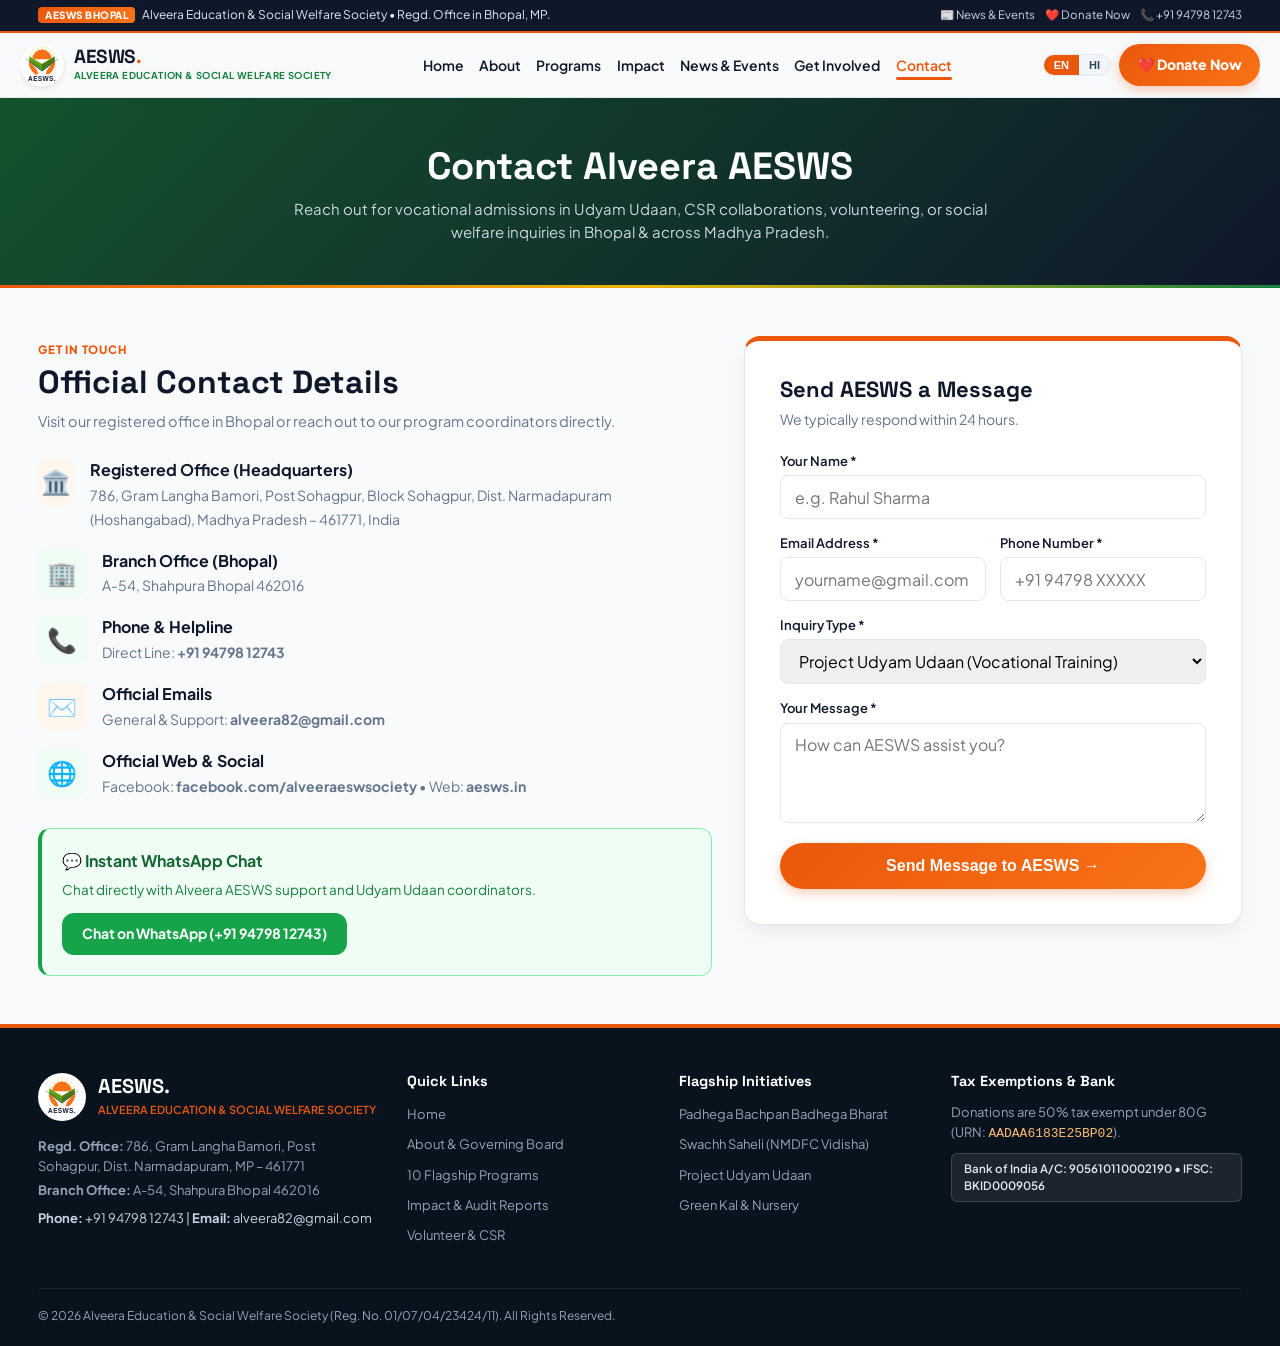
<file: contact.html>
<!DOCTYPE html>
<html lang="en">
<head>
  <meta name="color-scheme" content="light">
  <meta charset="UTF-8">
  <meta name="viewport" content="width=device-width, initial-scale=1.0">
  <title>Contact Us | Alveera Education & Social Welfare Society (AESWS)</title>
  <link rel="icon" type="image/svg+xml" href="images/logo.svg">
  <link rel="stylesheet" href="css/aesws_style.css">
</head>
<body>

  <!-- TOP BAR -->
  <div class="top-bar">
    <div class="container top-bar-content">
      <div>
        <span class="top-badge">AESWS Bhopal</span>
        <span>Alveera Education & Social Welfare Society • Regd. Office in Bhopal, MP.</span>
      </div>
      <div class="top-links">
        <a href="news-events.html">📰 News & Events</a>
        <a href="donate.html">❤️ Donate Now</a>
        <a href="tel:+919479812743">📞 +91 94798 12743</a>
      </div>
    </div>
  </div>

  <!-- NAVBAR -->
  <header class="navbar">
    <div class="container nav-content">
      <a href="index.html" class="logo-brand">
        <img src="images/logo.svg" alt="AESWS Logo" class="logo-img">
        <div class="logo-text-wrap">
          <div class="logo-title">AESWS<span>.</span></div>
          <div class="logo-subtitle">Alveera Education & Social Welfare Society</div>
        </div>
      </a>
      <ul class="nav-links" id="navLinks">
        <li><a href="index.html">Home</a></li>
        <li><a href="about.html">About</a></li>
        <li><a href="programs.html">Programs</a></li>
        <li><a href="impact.html">Impact</a></li>
        <li><a href="news-events.html">News & Events</a></li>
        <li><a href="get-involved.html">Get Involved</a></li>
        <li><a href="contact.html" class="active">Contact</a></li>
      </ul>
      <div class="nav-actions">
        <div class="lang-switch">
          <button class="lang-btn active" data-lang="en">EN</button>
          <button class="lang-btn" data-lang="hi">HI</button>
        </div>
        <a href="donate.html" class="btn btn-donate">❤️ Donate Now</a>
        <button class="mobile-toggle">☰</button>
      </div>
    </div>
  </header>

  <!-- PAGE HEADER -->
  <section class="page-header">
    <div class="container">
      <h1>Contact Alveera AESWS</h1>
      <p>Reach out for vocational admissions in Udyam Udaan, CSR collaborations, volunteering, or social welfare inquiries in Bhopal & across Madhya Pradesh.</p>
    </div>
  </section>

  <!-- CONTACT GRID -->
  <section class="section">
    <div class="container">
      <div class="hero-grid" style="align-items: flex-start;">
        
        <!-- LEFT: CONTACT INFO -->
        <div>
          <span class="section-tag">Get in Touch</span>
          <h2 class="section-title">Official Contact Details</h2>
          <p class="section-desc" style="margin-bottom: 25px;">
            Visit our registered office in Bhopal or reach out to our program coordinators directly.
          </p>

          <div style="display: flex; flex-direction: column; gap: 18px; margin-bottom: 30px;">
            <div style="display: flex; gap: 16px; align-items: flex-start;">
              <div style="font-size: 24px; background: var(--brand-orange-subtle); width: 48px; height: 48px; display: flex; align-items: center; justify-content: center; border-radius: 10px; color: var(--brand-orange);">🏛️</div>
              <div>
                <strong style="display: block; font-size: 16px; color: var(--dark);">Registered Office (Headquarters)</strong>
                <span style="font-size: 14px; color: var(--muted);">786, Gram Langha Bamori, Post Sohagpur, Block Sohagpur, Dist. Narmadapuram (Hoshangabad), Madhya Pradesh – 461771, India</span>
              </div>
            </div>

            <div style="display: flex; gap: 16px; align-items: flex-start;">
              <div style="font-size: 24px; background: var(--brand-green-subtle); width: 48px; height: 48px; display: flex; align-items: center; justify-content: center; border-radius: 10px; color: var(--brand-green);">🏢</div>
              <div>
                <strong style="display: block; font-size: 16px; color: var(--dark);">Branch Office (Bhopal)</strong>
                <span style="font-size: 14px; color: var(--muted);">A-54, Shahpura Bhopal 462016</span>
              </div>
            </div>

            <div style="display: flex; gap: 16px; align-items: flex-start;">
              <div style="font-size: 24px; background: var(--brand-green-subtle); width: 48px; height: 48px; display: flex; align-items: center; justify-content: center; border-radius: 10px; color: var(--brand-green);">📞</div>
              <div>
                <strong style="display: block; font-size: 16px; color: var(--dark);">Phone & Helpline</strong>
                <span style="font-size: 14px; color: var(--muted);">Direct Line: <strong>+91 94798 12743</strong></span>
              </div>
            </div>

            <div style="display: flex; gap: 16px; align-items: flex-start;">
              <div style="font-size: 24px; background: var(--brand-orange-subtle); width: 48px; height: 48px; display: flex; align-items: center; justify-content: center; border-radius: 10px; color: var(--brand-orange);">✉️</div>
              <div>
                <strong style="display: block; font-size: 16px; color: var(--dark);">Official Emails</strong>
                <span style="font-size: 14px; color: var(--muted);">General & Support: <strong>alveera82@gmail.com</strong></span>
              </div>
            </div>

            <div style="display: flex; gap: 16px; align-items: flex-start;">
              <div style="font-size: 24px; background: var(--brand-green-subtle); width: 48px; height: 48px; display: flex; align-items: center; justify-content: center; border-radius: 10px; color: var(--brand-green);">🌐</div>
              <div>
                <strong style="display: block; font-size: 16px; color: var(--dark);">Official Web & Social</strong>
                <span style="font-size: 14px; color: var(--muted);">Facebook: <strong>facebook.com/alveeraeswsociety</strong> • Web: <strong>aesws.in</strong></span>
              </div>
            </div>
          </div>

          <!-- DIRECT WHATSAPP BUTTON -->
          <div style="background: #f0fdf4; border: 1.5px solid #86efac; border-radius: var(--radius); padding: 20px; border-left: 4px solid #16a34a;">
            <strong style="color: #166534; font-size: 16px; display: block; margin-bottom: 6px;">💬 Instant WhatsApp Chat</strong>
            <p style="font-size: 13.5px; color: #15803d; margin-bottom: 12px;">Chat directly with Alveera AESWS support and Udyam Udaan coordinators.</p>
            <a href="https://wa.me/919479812743" target="_blank" class="btn" style="background: #16a34a; color: white; padding: 10px 20px; font-size: 14px;">
              Chat on WhatsApp (+91 94798 12743)
            </a>
          </div>
        </div>

        <!-- RIGHT: CONTACT FORM -->
        <div style="background: white; border-radius: var(--radius-lg); padding: 35px; border: 1px solid var(--border); box-shadow: var(--shadow-md); border-top: 5px solid var(--brand-orange);">
          <h3 style="font-size: 22px; margin-bottom: 6px;">Send AESWS a Message</h3>
          <p style="color: var(--muted); font-size: 14px; margin-bottom: 20px;">We typically respond within 24 hours.</p>
          
          <form id="contactForm">
            <div class="form-group">
              <label class="form-label">Your Name *</label>
              <input type="text" class="form-control" placeholder="e.g. Rahul Sharma" required>
            </div>
            <div style="display: grid; grid-template-columns: 1fr 1fr; gap: 14px;">
              <div class="form-group">
                <label class="form-label">Email Address *</label>
                <input type="email" class="form-control" placeholder="yourname@gmail.com" required>
              </div>
              <div class="form-group">
                <label class="form-label">Phone Number *</label>
                <input type="tel" class="form-control" placeholder="+91 94798 XXXXX" required>
              </div>
            </div>
            <div class="form-group">
              <label class="form-label">Inquiry Type *</label>
              <select class="form-control" required>
                <option>Project Udyam Udaan (Vocational Training)</option>
                <option>Corporate CSR Collaboration</option>
                <option>Volunteering & Internship Opportunities</option>
                <option>Health Camps & Blood Donation Drives</option>
                <option>General Inquiries / 80G Tax Exemption</option>
              </select>
            </div>
            <div class="form-group">
              <label class="form-label">Your Message *</label>
              <textarea class="form-control" placeholder="How can AESWS assist you?" required></textarea>
            </div>
            <button type="submit" class="btn btn-donate" style="width: 100%; font-size: 16px; padding: 14px;">
              Send Message to AESWS →
            </button>
          </form>
        </div>

      </div>
    </div>
  </section>

  <!-- STICKY MOBILE BOTTOM BAR -->
  <div class="mobile-bottom-bar">
    <div class="bar-info">
      <strong>AESWS Bhopal</strong>
      <span>80G Tax Exemption</span>
    </div>
    <div class="bar-actions">
      <a href="https://wa.me/919479812743" target="_blank" class="btn-mobile-wa">💬 WhatsApp</a>
      <a href="donate.html" class="btn-mobile-donate">❤️ Donate</a>
    </div>
  </div>

  <!-- FLOATING ADMIN ACCESS BUTTON -->
  <a href="admin.html" class="floating-admin-btn" title="AESWS Admin Portal">
    🔐 Admin Portal
  </a>

  <!-- FOOTER -->
  <footer class="footer">
    <div class="container">
      <div class="footer-grid">
        <div class="footer-brand">
          <div style="display:flex; align-items:center; gap:12px; margin-bottom:15px;">
            <img src="images/logo.svg" alt="AESWS Logo" style="width:48px; height:48px; background:white; border-radius:50%; padding:2px;">
            <div>
              <h3 style="margin:0; font-size:20px; color:white;">AESWS.</h3>
              <span style="font-size:11px; color:var(--brand-orange); font-weight:600; text-transform:uppercase;">Alveera Education & Social Welfare Society</span>
            </div>
          </div>
          <p><strong>Regd. Office:</strong> 786, Gram Langha Bamori, Post Sohagpur, Dist. Narmadapuram, MP – 461771</p>
          <p style="margin-top:4px;"><strong>Branch Office:</strong> A-54, Shahpura Bhopal 462016</p>
          <p style="font-size:13px; color:#cbd5e1; margin-top:8px;"><strong>Phone:</strong> +91 94798 12743 | <strong>Email:</strong> alveera82@gmail.com</p>
        </div>
        <div>
          <h4 class="footer-links-title">Quick Links</h4>
          <ul class="footer-links">
            <li><a href="index.html">Home</a></li>
            <li><a href="about.html">About & Governing Board</a></li>
            <li><a href="programs.html">10 Flagship Programs</a></li>
            <li><a href="impact.html">Impact & Audit Reports</a></li>
            <li><a href="get-involved.html">Volunteer & CSR</a></li>
          </ul>
        </div>
        <div>
          <h4 class="footer-links-title">Flagship Initiatives</h4>
          <ul class="footer-links">
            <li><a href="programs.html">Padhega Bachpan Badhega Bharat</a></li>
            <li><a href="programs.html">Swachh Saheli (NMDFC Vidisha)</a></li>
            <li><a href="programs.html">Project Udyam Udaan</a></li>
            <li><a href="programs.html">Green Kal & Nursery</a></li>
          </ul>
        </div>
        <div>
          <h4 class="footer-links-title">Tax Exemptions & Bank</h4>
          <p style="font-size: 13px; margin-bottom: 8px;">Donations are 50% tax exempt under 80G (URN: <code style="color:#fdba74;">AADAA6183E25BP02</code>).</p>
          <div class="trust-seal" style="display:inline-block; font-size:11.5px;">Bank of India A/C: 905610110002190 • IFSC: BKID0009056</div>
        </div>
      </div>
      <div class="footer-bottom">
        <span>© 2026 Alveera Education & Social Welfare Society (Reg. No. 01/07/04/23424/11). All Rights Reserved.</span>
      </div>
    </div>
  </footer>

  <script src="js/locales.js"></script>
  <script src="js/main.js"></script>
</body>
</html>
</file>
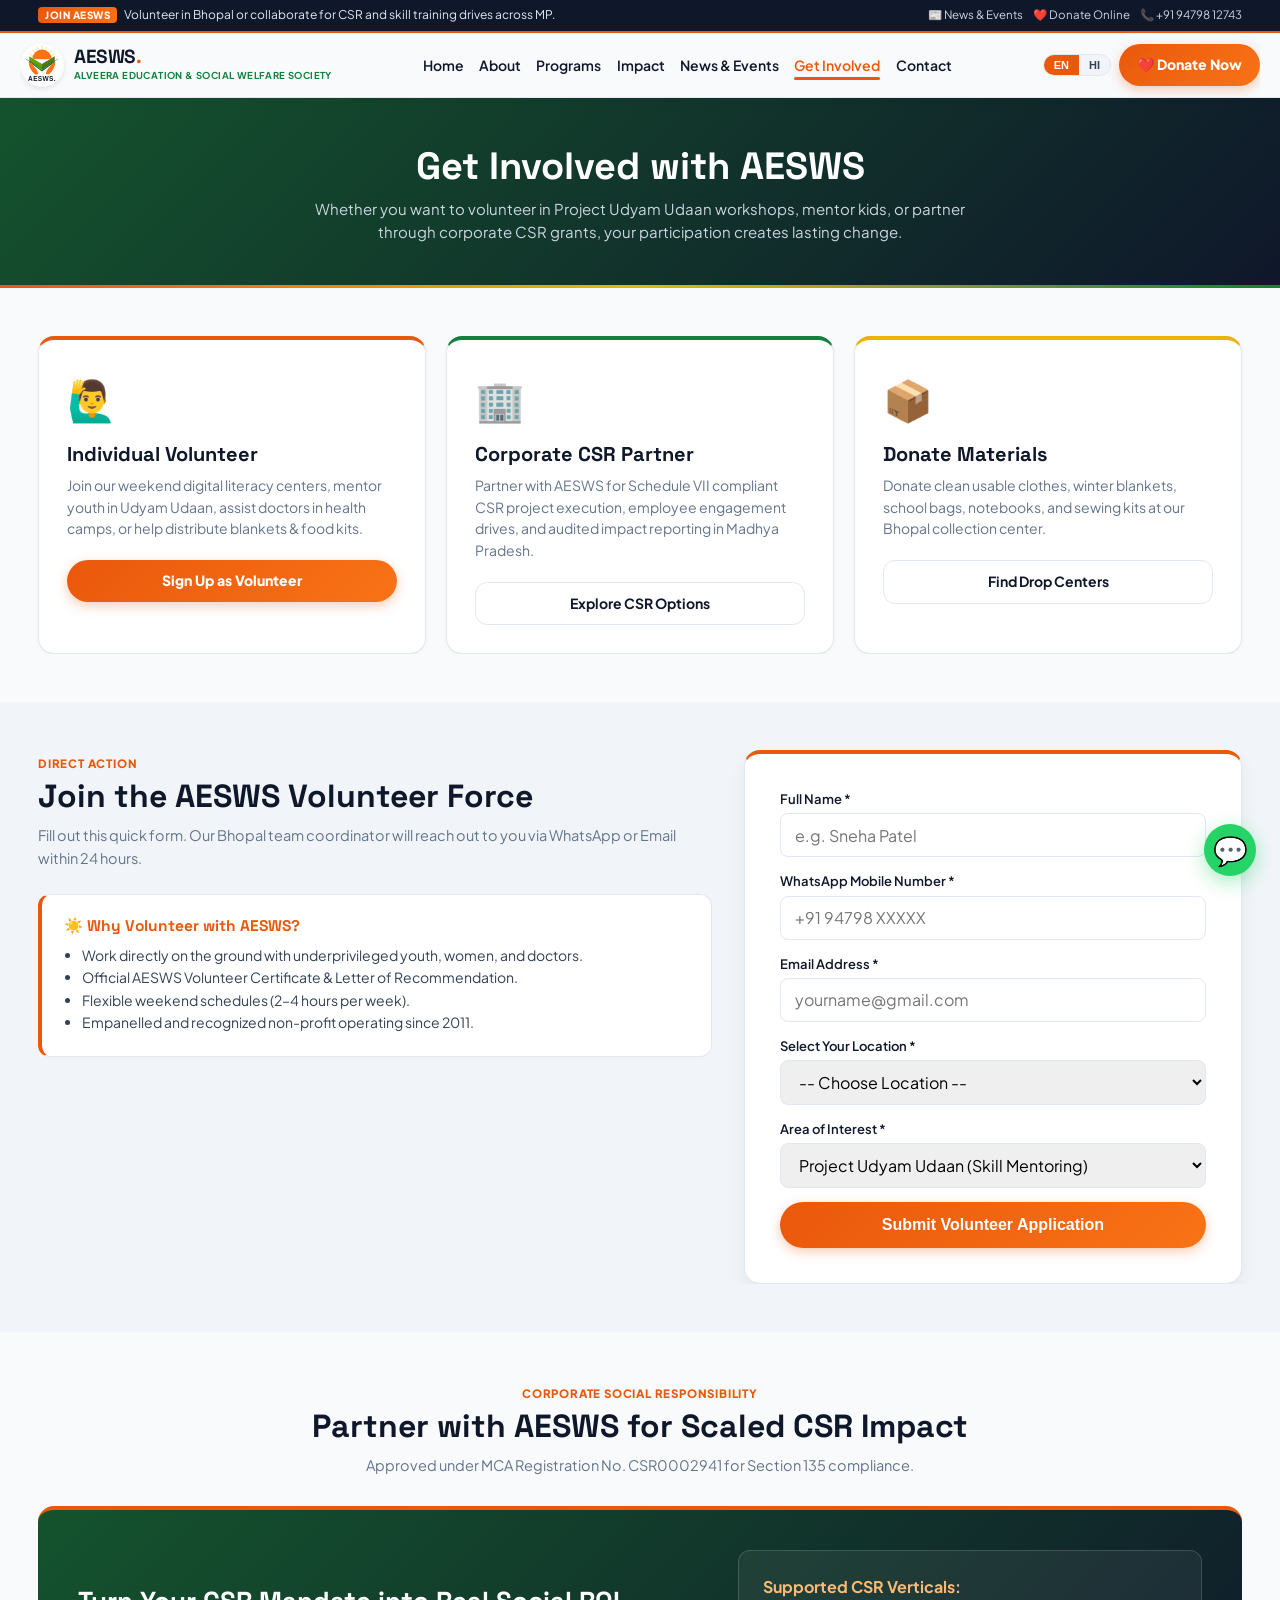
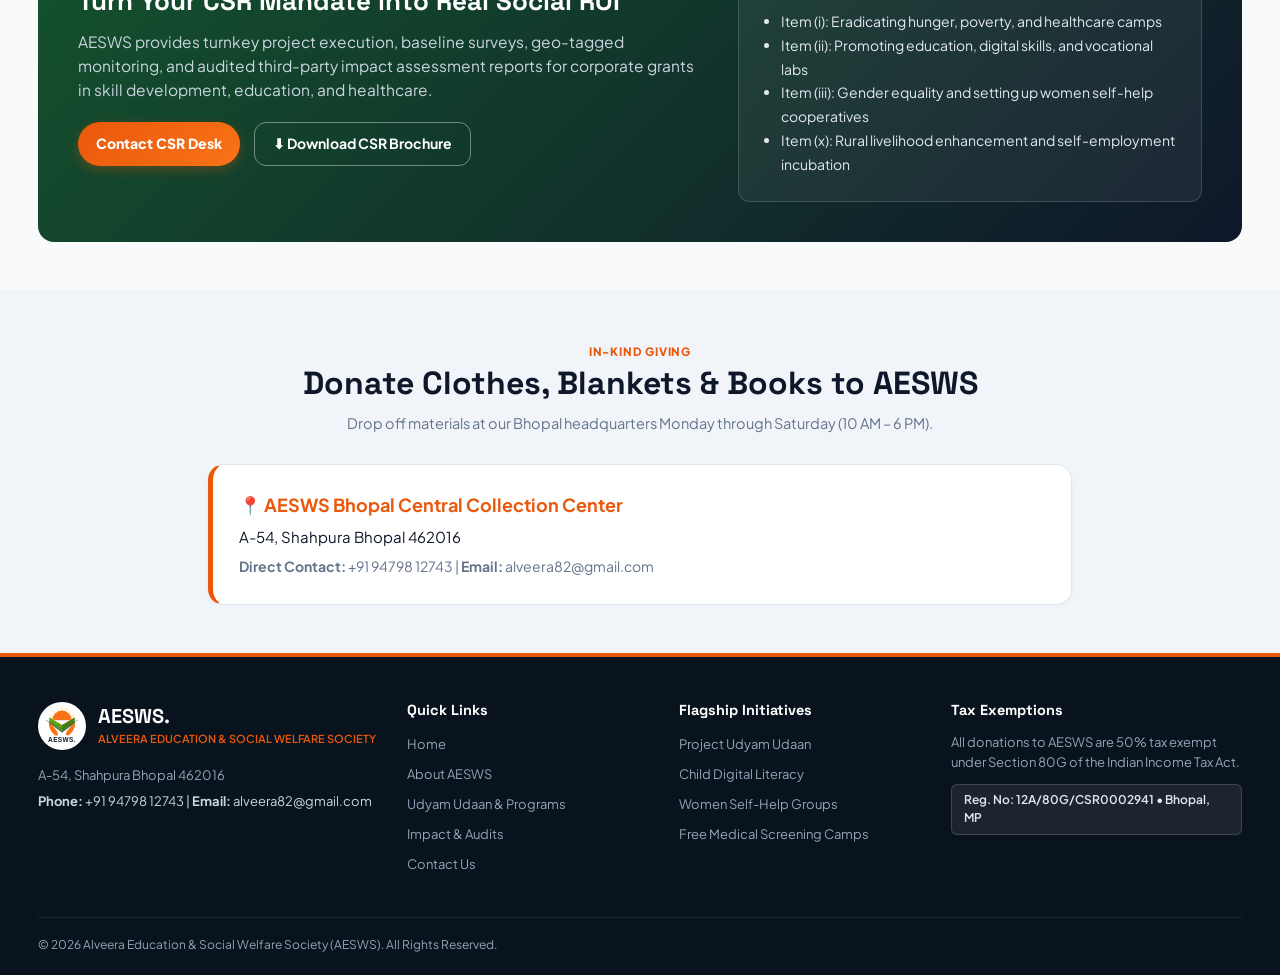
<file: get-involved.html>
<!DOCTYPE html>
<html lang="en">
<head>
  <meta name="color-scheme" content="light">
  <meta charset="UTF-8">
  <meta name="viewport" content="width=device-width, initial-scale=1.0">
  <title>Get Involved & Volunteer | Alveera Education & Social Welfare Society (AESWS)</title>
  <link rel="icon" type="image/svg+xml" href="images/logo.svg">
  <link rel="stylesheet" href="css/aesws_style.css">
</head>
<body>

  <!-- TOP BAR -->
  <div class="top-bar">
    <div class="container top-bar-content">
      <div>
        <span class="top-badge">Join AESWS</span>
        <span>Volunteer in Bhopal or collaborate for CSR and skill training drives across MP.</span>
      </div>
      <div class="top-links">
        <a href="news-events.html">📰 News & Events</a>
        <a href="donate.html">❤️ Donate Online</a>
        <a href="tel:+919479812743">📞 +91 94798 12743</a>
      </div>
    </div>
  </div>

  <!-- NAVBAR -->
  <header class="navbar">
    <div class="container nav-content">
      <a href="index.html" class="logo-brand">
        <img src="images/logo.svg" alt="AESWS Logo" class="logo-img">
        <div class="logo-text-wrap">
          <div class="logo-title">AESWS<span>.</span></div>
          <div class="logo-subtitle">Alveera Education & Social Welfare Society</div>
        </div>
      </a>
      <ul class="nav-links" id="navLinks">
        <li><a href="index.html">Home</a></li>
        <li><a href="about.html">About</a></li>
        <li><a href="programs.html">Programs</a></li>
        <li><a href="impact.html">Impact</a></li>
        <li><a href="news-events.html">News & Events</a></li>
        <li><a href="get-involved.html" class="active">Get Involved</a></li>
        <li><a href="contact.html">Contact</a></li>
      </ul>
      <div class="nav-actions">
        <div class="lang-switch">
          <button class="lang-btn active" data-lang="en">EN</button>
          <button class="lang-btn" data-lang="hi">HI</button>
        </div>
        <a href="donate.html" class="btn btn-donate">❤️ Donate Now</a>
        <button class="mobile-toggle" id="mobileToggle">☰</button>
      </div>
    </div>
  </header>

  <!-- PAGE HEADER -->
  <section class="page-header">
    <div class="container">
      <h1>Get Involved with AESWS</h1>
      <p>Whether you want to volunteer in Project Udyam Udaan workshops, mentor kids, or partner through corporate CSR grants, your participation creates lasting change.</p>
    </div>
  </section>

  <!-- 3 WAYS TO ENGAGE -->
  <section class="section">
    <div class="container">
      <div class="cards-grid">
        <div class="card" style="padding: 28px; border-top: 4px solid var(--brand-orange);">
          <div style="font-size: 40px; margin-bottom: 12px;">🙋‍♂️</div>
          <h3 style="font-size: 20px; margin-bottom: 8px;">Individual Volunteer</h3>
          <p style="color: var(--muted); font-size: 14px; margin-bottom: 20px;">
            Join our weekend digital literacy centers, mentor youth in Udyam Udaan, assist doctors in health camps, or help distribute blankets & food kits.
          </p>
          <a href="#volunteerSection" class="btn btn-donate" style="width: 100%;">Sign Up as Volunteer</a>
        </div>

        <div class="card" style="padding: 28px; border-top: 4px solid var(--brand-green);">
          <div style="font-size: 40px; margin-bottom: 12px;">🏢</div>
          <h3 style="font-size: 20px; margin-bottom: 8px;">Corporate CSR Partner</h3>
          <p style="color: var(--muted); font-size: 14px; margin-bottom: 20px;">
            Partner with AESWS for Schedule VII compliant CSR project execution, employee engagement drives, and audited impact reporting in Madhya Pradesh.
          </p>
          <a href="#csrSection" class="btn btn-outline" style="width: 100%;">Explore CSR Options</a>
        </div>

        <div class="card" style="padding: 28px; border-top: 4px solid var(--brand-yellow);">
          <div style="font-size: 40px; margin-bottom: 12px;">📦</div>
          <h3 style="font-size: 20px; margin-bottom: 8px;">Donate Materials</h3>
          <p style="color: var(--muted); font-size: 14px; margin-bottom: 20px;">
            Donate clean usable clothes, winter blankets, school bags, notebooks, and sewing kits at our Bhopal collection center.
          </p>
          <a href="#materialSection" class="btn btn-outline" style="width: 100%;">Find Drop Centers</a>
        </div>
      </div>
    </div>
  </section>

  <!-- VOLUNTEER REGISTRATION FORM -->
  <section id="volunteerSection" class="section section-light">
    <div class="container">
      <div class="hero-grid" style="align-items: flex-start;">
        <div>
          <span class="section-tag">Direct Action</span>
          <h2 class="section-title">Join the AESWS Volunteer Force</h2>
          <p class="section-desc" style="margin-bottom: 25px;">
            Fill out this quick form. Our Bhopal team coordinator will reach out to you via WhatsApp or Email within 24 hours.
          </p>

          <div style="background: white; border-radius: var(--radius); padding: 22px; border: 1px solid var(--border); margin-bottom: 20px; border-left: 4px solid var(--brand-orange);">
            <h4 style="margin-bottom: 8px; color: var(--brand-orange);">☀️ Why Volunteer with AESWS?</h4>
            <ul style="font-size: 14px; color: var(--slate); padding-left: 18px; line-height: 1.6;">
              <li>Work directly on the ground with underprivileged youth, women, and doctors.</li>
              <li>Official AESWS Volunteer Certificate & Letter of Recommendation.</li>
              <li>Flexible weekend schedules (2–4 hours per week).</li>
              <li>Empanelled and recognized non-profit operating since 2011.</li>
            </ul>
          </div>
        </div>

        <div style="background: white; border-radius: var(--radius-lg); padding: 35px; border: 1px solid var(--border); box-shadow: var(--shadow-md); border-top: 4px solid var(--brand-orange);">
          <form id="volunteerForm">
            <div class="form-group">
              <label class="form-label">Full Name *</label>
              <input type="text" class="form-control" placeholder="e.g. Sneha Patel" required>
            </div>
            <div class="form-group">
              <label class="form-label">WhatsApp Mobile Number *</label>
              <input type="tel" class="form-control" placeholder="+91 94798 XXXXX" required>
            </div>
            <div class="form-group">
              <label class="form-label">Email Address *</label>
              <input type="email" class="form-control" placeholder="yourname@gmail.com" required>
            </div>
            <div class="form-group">
              <label class="form-label">Select Your Location *</label>
              <select class="form-control" required>
                <option value="">-- Choose Location --</option>
                <option>Bhopal (City & Surrounding Clusters)</option>
                <option>Indore / Ujjain</option>
                <option>Jabalpur / Gwalior</option>
                <option>Remote / Online Volunteer</option>
              </select>
            </div>
            <div class="form-group">
              <label class="form-label">Area of Interest *</label>
              <select class="form-control" required>
                <option>Project Udyam Udaan (Skill Mentoring)</option>
                <option>Teaching / Child Digital Literacy</option>
                <option>Health Camp & Blood Donation Logistics</option>
                <option>Blanket & Food Ration Distribution Drives</option>
              </select>
            </div>
            <button type="submit" class="btn btn-donate" style="width: 100%; font-size: 16px; padding: 14px;">
              Submit Volunteer Application
            </button>
          </form>
        </div>
      </div>
    </div>
  </section>

  <!-- CSR SECTION -->
  <section id="csrSection" class="section">
    <div class="container">
      <div class="section-header">
        <span class="section-tag">Corporate Social Responsibility</span>
        <h2 class="section-title">Partner with AESWS for Scaled CSR Impact</h2>
        <p class="section-desc">Approved under MCA Registration No. CSR0002941 for Section 135 compliance.</p>
      </div>

      <div style="background: linear-gradient(135deg, #14532d, #0f172a); color: white; padding: 40px; border-radius: var(--radius-lg); border-top: 4px solid var(--brand-orange);">
        <div class="hero-grid" style="align-items: center;">
          <div>
            <h3 style="color: white; font-size: 26px; margin-bottom: 12px;">Turn Your CSR Mandate into Real Social ROI</h3>
            <p style="color: #cbd5e1; margin-bottom: 20px;">
              AESWS provides turnkey project execution, baseline surveys, geo-tagged monitoring, and audited third-party impact assessment reports for corporate grants in skill development, education, and healthcare.
            </p>
            <div style="display:flex; gap:14px; flex-wrap:wrap;">
              <a href="contact.html" class="btn btn-donate">Contact CSR Desk</a>
              <a href="#" class="btn btn-outline-white" onclick="alert('Demo: AESWS CSR Pitch Deck downloaded.'); return false;">⬇ Download CSR Brochure</a>
            </div>
          </div>
          <div style="background: rgba(255,255,255,0.06); padding: 24px; border-radius: var(--radius); border: 1px solid rgba(255,255,255,0.15);">
            <strong style="color: #fdba74; font-size: 16px; display: block; margin-bottom: 10px;">Supported CSR Verticals:</strong>
            <ul style="color: #e2e8f0; font-size: 14px; padding-left: 18px; line-height: 1.7;">
              <li>Item (i): Eradicating hunger, poverty, and healthcare camps</li>
              <li>Item (ii): Promoting education, digital skills, and vocational labs</li>
              <li>Item (iii): Gender equality and setting up women self-help cooperatives</li>
              <li>Item (x): Rural livelihood enhancement and self-employment incubation</li>
            </ul>
          </div>
        </div>
      </div>
    </div>
  </section>

  <!-- MATERIAL DONATION DROP LOCATIONS -->
  <section id="materialSection" class="section section-light">
    <div class="container" style="max-width: 900px;">
      <div class="section-header">
        <span class="section-tag">In-Kind Giving</span>
        <h2 class="section-title">Donate Clothes, Blankets & Books to AESWS</h2>
        <p class="section-desc">Drop off materials at our Bhopal headquarters Monday through Saturday (10 AM – 6 PM).</p>
      </div>

      <div style="background: white; padding: 26px; border-radius: var(--radius-lg); border: 1px solid var(--border); border-left: 5px solid var(--brand-orange); box-shadow: var(--shadow-sm);">
        <strong style="color: var(--brand-orange); font-size: 18px; display: block; margin-bottom: 6px;">📍 AESWS Bhopal Central Collection Center</strong>
        <p style="font-size: 15px; color: var(--dark); margin-bottom: 6px;">
          A-54, Shahpura Bhopal 462016
        </p>
        <div style="font-size: 14px; color: var(--muted); margin-top: 8px;">
          <strong>Direct Contact:</strong> +91 94798 12743 | <strong>Email:</strong> alveera82@gmail.com
        </div>
      </div>
    </div>
  </section>

  <!-- STICKY MOBILE BOTTOM BAR -->
  <div class="mobile-bottom-bar">
    <div class="bar-info">
      <strong>AESWS Bhopal</strong>
      <span>80G Tax Exemption</span>
    </div>
    <div class="bar-actions">
      <a href="https://wa.me/919479812743" target="_blank" class="btn-mobile-wa">💬 WhatsApp</a>
      <a href="donate.html" class="btn-mobile-donate">❤️ Donate</a>
    </div>
  </div>

  <!-- FLOATING ADMIN ACCESS BUTTON -->
  <a href="admin.html" class="floating-admin-btn" title="AESWS Admin Portal">
    🔐 Admin Portal
  </a>

  <!-- FLOATING WHATSAPP CHAT BUTTON -->
  <a href="https://wa.me/919479812743" target="_blank" class="floating-whatsapp" aria-label="Chat on WhatsApp" title="Chat with AESWS on WhatsApp">
    💬
  </a>

  <!-- FOOTER -->
  <footer class="footer">
    <div class="container">
      <div class="footer-grid">
        <div class="footer-brand">
          <div style="display:flex; align-items:center; gap:12px; margin-bottom:15px;">
            <img src="images/logo.svg" alt="AESWS Logo" style="width:48px; height:48px; background:white; border-radius:50%; padding:2px;">
            <div>
              <h3 style="margin:0; font-size:20px; color:white;">AESWS.</h3>
              <span style="font-size:11px; color:var(--brand-orange); font-weight:600; text-transform:uppercase;">Alveera Education & Social Welfare Society</span>
            </div>
          </div>
          <p>A-54, Shahpura Bhopal 462016</p>
          <p style="font-size:13px; color:#cbd5e1; margin-top:6px;"><strong>Phone:</strong> +91 94798 12743 | <strong>Email:</strong> alveera82@gmail.com</p>
        </div>
        <div>
          <h4 class="footer-links-title">Quick Links</h4>
          <ul class="footer-links">
            <li><a href="index.html">Home</a></li>
            <li><a href="about.html">About AESWS</a></li>
            <li><a href="programs.html">Udyam Udaan & Programs</a></li>
            <li><a href="impact.html">Impact & Audits</a></li>
            <li><a href="contact.html">Contact Us</a></li>
          </ul>
        </div>
        <div>
          <h4 class="footer-links-title">Flagship Initiatives</h4>
          <ul class="footer-links">
            <li><a href="programs.html">Project Udyam Udaan</a></li>
            <li><a href="programs.html">Child Digital Literacy</a></li>
            <li><a href="programs.html">Women Self-Help Groups</a></li>
            <li><a href="programs.html">Free Medical Screening Camps</a></li>
          </ul>
        </div>
        <div>
          <h4 class="footer-links-title">Tax Exemptions</h4>
          <p style="font-size: 13px; margin-bottom: 12px;">All donations to AESWS are 50% tax exempt under Section 80G of the Indian Income Tax Act.</p>
          <div class="trust-seal" style="display:inline-block; font-size:12px;">Reg. No: 12A/80G/CSR0002941 • Bhopal, MP</div>
        </div>
      </div>
      <div class="footer-bottom">
        <span>© 2026 Alveera Education & Social Welfare Society (AESWS). All Rights Reserved.</span>
      </div>
    </div>
  </footer>

  <script src="js/locales.js"></script>
  <script src="js/main.js"></script>
</body>
</html>
</file>
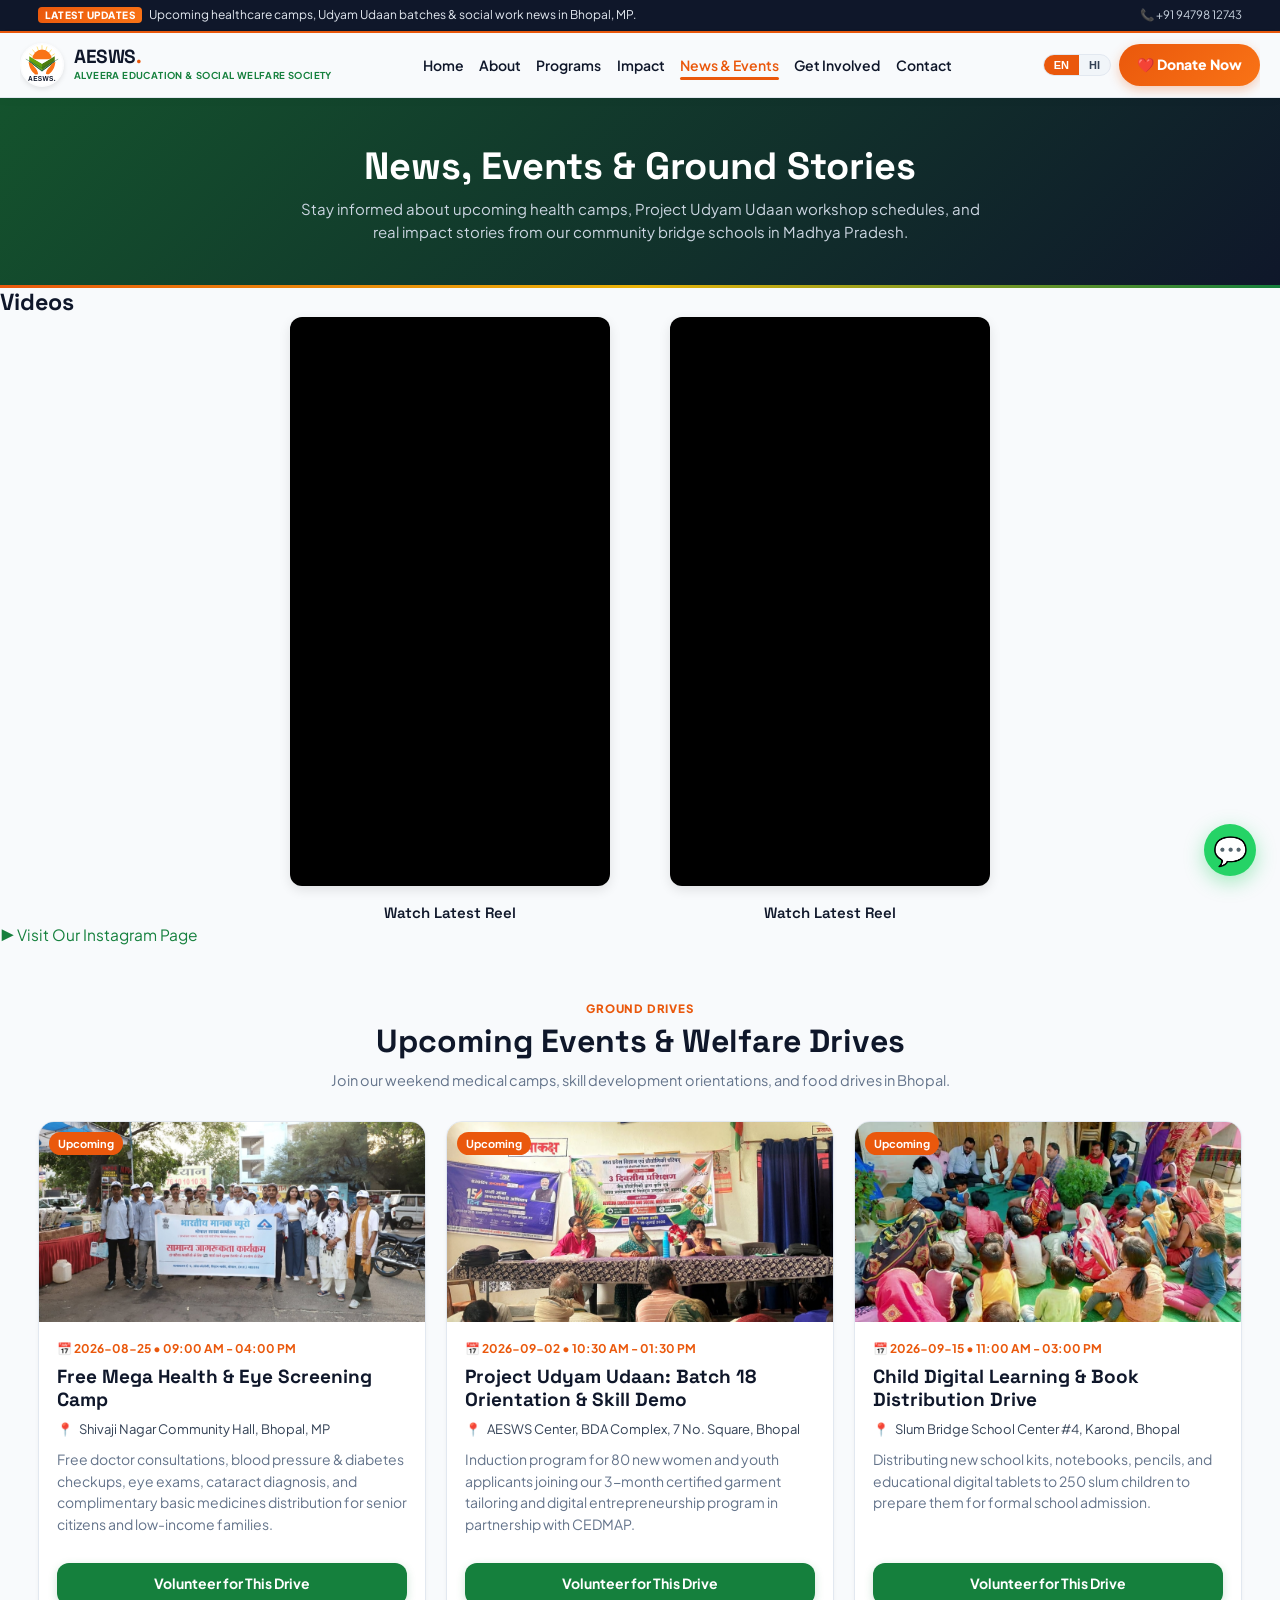
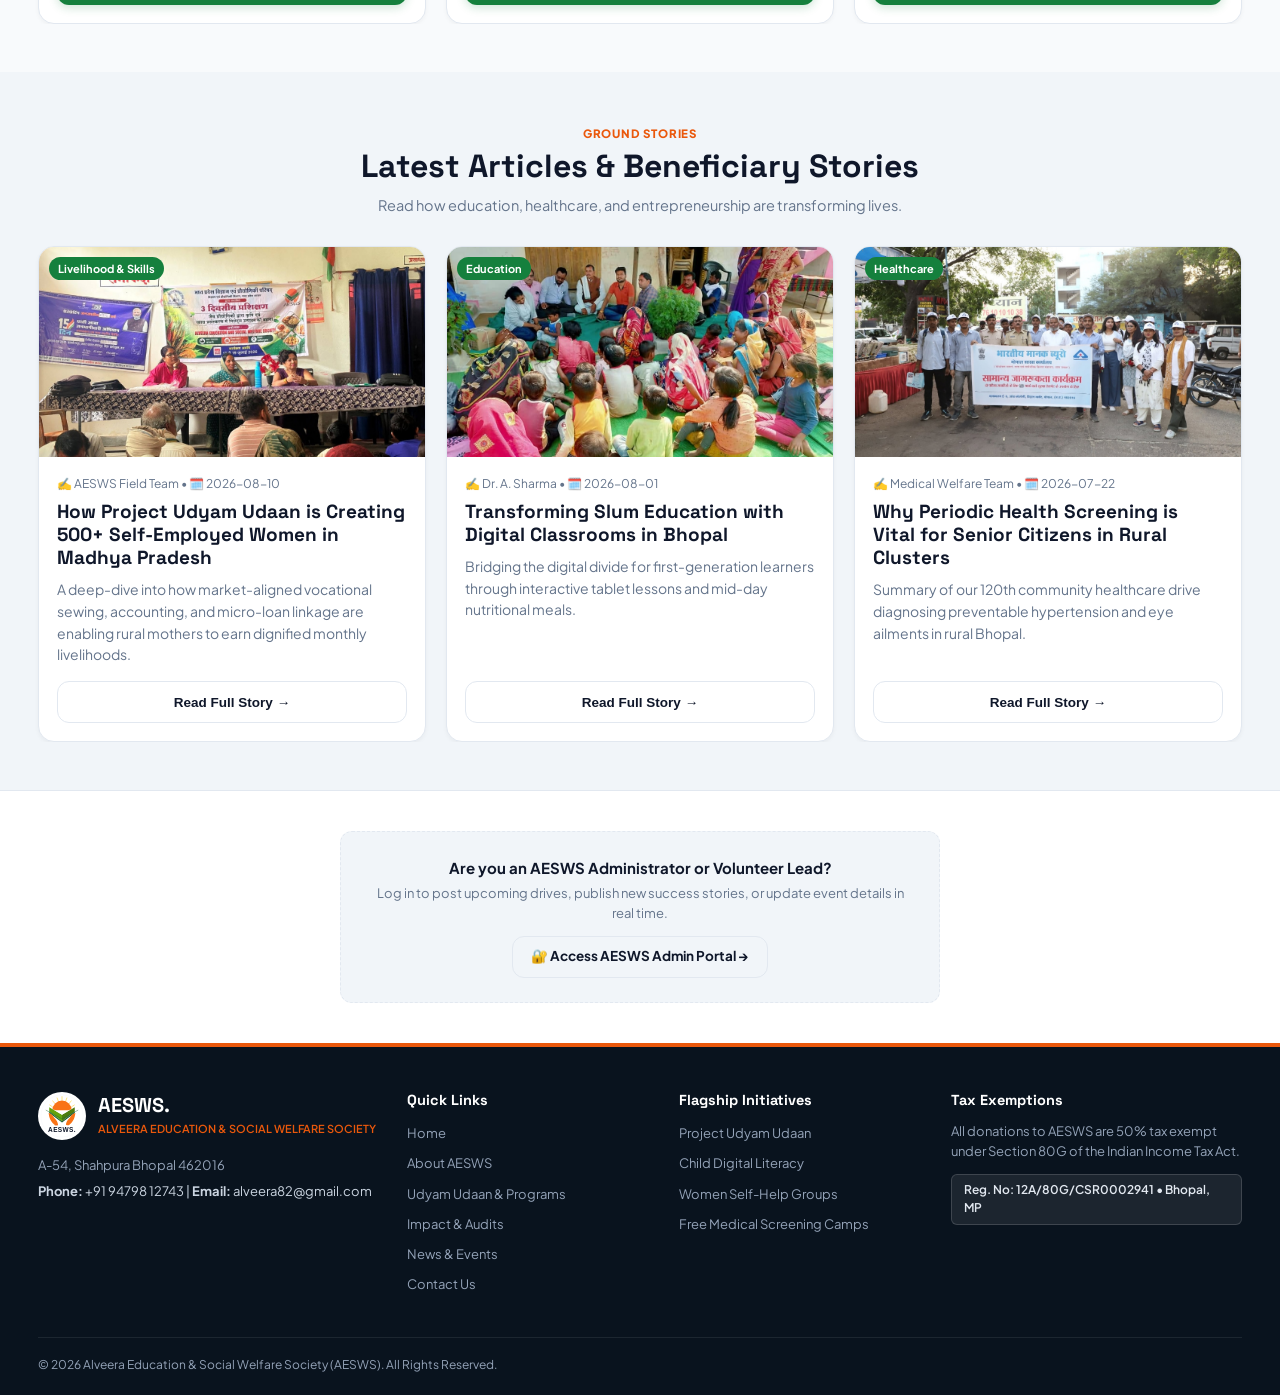
<file: news-events.html>
﻿<!DOCTYPE html>
<html lang="en">
<head>
  <meta name="color-scheme" content="light">
  <meta charset="UTF-8">
  <meta name="viewport" content="width=device-width, initial-scale=1.0">
  <title>News, Events & Impact Stories | Alveera Education & Social Welfare Society (AESWS)</title>
  <link rel="icon" type="image/svg+xml" href="images/logo.svg">
  <link rel="stylesheet" href="css/aesws_style.css">
  <style>
    .filter-tabs-row {
      display: flex;
      justify-content: center;
      gap: 10px;
      margin-bottom: 35px;
    }
  </style>
</head>
<body>

  <!-- TOP BAR -->
  <div class="top-bar">
    <div class="container top-bar-content">
      <div>
        <span class="top-badge">Latest Updates</span>
        <span>Upcoming healthcare camps, Udyam Udaan batches & social work news in Bhopal, MP.</span>
      </div>
      <div class="top-links">
        <a href="tel:+919479812743">📞 +91 94798 12743</a>
      </div>
    </div>
  </div>

  <!-- NAVBAR -->
  <header class="navbar">
    <div class="container nav-content">
      <a href="index.html" class="logo-brand">
        <img src="images/logo.svg" alt="AESWS Logo" class="logo-img">
        <div class="logo-text-wrap">
          <div class="logo-title">AESWS<span>.</span></div>
          <div class="logo-subtitle">Alveera Education & Social Welfare Society</div>
        </div>
      </a>
      <ul class="nav-links" id="navLinks">
        <li><a href="index.html">Home</a></li>
        <li><a href="about.html">About</a></li>
        <li><a href="programs.html">Programs</a></li>
        <li><a href="impact.html">Impact</a></li>
        <li><a href="news-events.html" class="active">News & Events</a></li>
        <li><a href="get-involved.html">Get Involved</a></li>
        <li><a href="contact.html">Contact</a></li>
      </ul>
      <div class="nav-actions">
        <div class="lang-switch">
          <button class="lang-btn active" data-lang="en">EN</button>
          <button class="lang-btn" data-lang="hi">HI</button>
        </div>
        <a href="donate.html" class="btn btn-donate">❤️ Donate Now</a>
        <button class="mobile-toggle" id="mobileToggle">☰</button>
      </div>
    </div>
  </header>

  <!-- PAGE HEADER -->
  <section class="page-header">
    <div class="container">
      <h1>News, Events & Ground Stories</h1>
      <p>Stay informed about upcoming health camps, Project Udyam Udaan workshop schedules, and real impact stories from our community bridge schools in Madhya Pradesh.</p>
    </div>
  </section>

    <!-- VIDEO & MEDIA GALLERY SECTION -->
  <section class=""section"" id=""videoGallery"" style=""background: white;"">
    <div class=""container"">
      <div class=""section-header"" style=""text-align: center; margin-bottom: 40px;"">
        <h2 class=""section-title"" style=""font-size: 38px; color: var(--dark);"">Videos</h2>
      </div>

                        <!-- VIDEO GRID -->
      <div class="cards-grid video-grid" style="display: flex; justify-content: center; gap: 40px; flex-wrap: wrap; margin: 0 auto;">
        
        <!-- Video Item 1 -->
        <div class="video-card" style="display: flex; flex-direction: column; align-items: center; width: 100%; max-width: 340px;">
          <div class="insta-frame">
            <iframe src="https://www.instagram.com/reel/Db502EwNQDm/embed/" frameborder="0" scrolling="no" allowtransparency="true" allow="encrypted-media"></iframe>
          </div>
          <h4 class="video-title" style="margin-top: 16px;">Watch Latest Reel</h4>
        </div>

        <!-- Video Item 2 -->
        <div class="video-card" style="display: flex; flex-direction: column; align-items: center; width: 100%; max-width: 340px;">
          <div class="insta-frame">
            <iframe src="https://www.instagram.com/reel/Db3ASHEtPzo/embed/" frameborder="0" scrolling="no" allowtransparency="true" allow="encrypted-media"></iframe>
          </div>
          <h4 class="video-title" style="margin-top: 16px;">Watch Latest Reel</h4>
        </div>

      </div>

      <!-- INSTAGRAM CTA BUTTON -->
      <div style=""text-align: center; margin-top: 45px;"">
        <a href=""#"" id=""instaLink"" class=""btn btn-primary"" style=""background: #ea580c; border-color: #ea580c; border-radius: 30px; padding: 12px 30px; font-weight: 700; font-size: 15px;"">
          ▶ Visit Our Instagram Page
        </a>
      </div>
    </div>
  </section>

  <!-- UPCOMING EVENTS & DRIVES SECTION -->
  <section class="section">
    <div class="container">
      <div class="section-header">
        <span class="section-tag">Ground Drives</span>
        <h2 class="section-title">Upcoming Events & Welfare Drives</h2>
        <p class="section-desc">Join our weekend medical camps, skill development orientations, and food drives in Bhopal.</p>
      </div>

      <!-- DYNAMIC EVENTS CONTAINER (POPULED FROM ADMIN / LOCALSTORAGE) -->
      <div id="publicEventsContainer" class="cards-grid">
        <!-- Injected via dynamic-content.js -->
      </div>
    </div>
  </section>

  <!-- IMPACT BLOGS & STORIES SECTION -->
  <section class="section section-light">
    <div class="container">
      <div class="section-header">
        <span class="section-tag">Ground Stories</span>
        <h2 class="section-title">Latest Articles & Beneficiary Stories</h2>
        <p class="section-desc">Read how education, healthcare, and entrepreneurship are transforming lives.</p>
      </div>

      <!-- DYNAMIC BLOGS CONTAINER (POPULED FROM ADMIN / LOCALSTORAGE) -->
      <div id="publicBlogsContainer" class="cards-grid">
        <!-- Injected via dynamic-content.js -->
      </div>
    </div>
  </section>

  <!-- ADMIN QUICK ACCESS BANNER -->
  <section class="section" style="padding: 40px 0; background: white; border-top: 1px solid var(--border);">
    <div class="container" style="text-align: center;">
      <div style="background: var(--light); padding: 24px; border-radius: var(--radius); border: 1px dashed var(--border); max-width: 600px; margin: 0 auto;">
        <strong style="display: block; font-size: 15px; color: var(--dark); margin-bottom: 4px;">Are you an AESWS Administrator or Volunteer Lead?</strong>
        <p style="font-size: 13px; color: var(--muted); margin-bottom: 12px;">Log in to post upcoming drives, publish new success stories, or update event details in real time.</p>
        <a href="admin.html" class="btn btn-outline" style="font-size: 13.5px; padding: 8px 18px;">🔐 Access AESWS Admin Portal →</a>
      </div>
    </div>
  </section>

  <!-- STICKY MOBILE BOTTOM BAR -->
  <div class="mobile-bottom-bar">
    <div class="bar-info">
      <strong>AESWS Bhopal</strong>
      <span>80G Tax Exemption</span>
    </div>
    <div class="bar-actions">
      <a href="https://wa.me/919479812743" target="_blank" class="btn-mobile-wa">💬 WhatsApp</a>
      <a href="donate.html" class="btn-mobile-donate">❤️ Donate</a>
    </div>
  </div>

  <!-- FLOATING ADMIN ACCESS BUTTON -->
  <a href="admin.html" class="floating-admin-btn" title="AESWS Admin Portal">
    🔐 Admin Portal
  </a>

  <!-- FLOATING WHATSAPP CHAT BUTTON -->
  <a href="https://wa.me/919479812743" target="_blank" class="floating-whatsapp" aria-label="Chat on WhatsApp" title="Chat with AESWS on WhatsApp">
    💬
  </a>

  <!-- FOOTER -->
  <footer class="footer">
    <div class="container">
      <div class="footer-grid">
        <div class="footer-brand">
          <div style="display:flex; align-items:center; gap:12px; margin-bottom:15px;">
            <img src="images/logo.svg" alt="AESWS Logo" style="width:48px; height:48px; background:white; border-radius:50%; padding:2px;">
            <div>
              <h3 style="margin:0; font-size:20px; color:white;">AESWS.</h3>
              <span style="font-size:11px; color:var(--brand-orange); font-weight:600; text-transform:uppercase;">Alveera Education & Social Welfare Society</span>
            </div>
          </div>
          <p>A-54, Shahpura Bhopal 462016</p>
          <p style="font-size:13px; color:#cbd5e1; margin-top:6px;"><strong>Phone:</strong> +91 94798 12743 | <strong>Email:</strong> alveera82@gmail.com</p>
        </div>
        <div>
          <h4 class="footer-links-title">Quick Links</h4>
          <ul class="footer-links">
            <li><a href="index.html">Home</a></li>
            <li><a href="about.html">About AESWS</a></li>
            <li><a href="programs.html">Udyam Udaan & Programs</a></li>
            <li><a href="impact.html">Impact & Audits</a></li>
            <li><a href="news-events.html">News & Events</a></li>
            <li><a href="contact.html">Contact Us</a></li>
          </ul>
        </div>
        <div>
          <h4 class="footer-links-title">Flagship Initiatives</h4>
          <ul class="footer-links">
            <li><a href="programs.html">Project Udyam Udaan</a></li>
            <li><a href="programs.html">Child Digital Literacy</a></li>
            <li><a href="programs.html">Women Self-Help Groups</a></li>
            <li><a href="programs.html">Free Medical Screening Camps</a></li>
          </ul>
        </div>
        <div>
          <h4 class="footer-links-title">Tax Exemptions</h4>
          <p style="font-size: 13px; margin-bottom: 12px;">All donations to AESWS are 50% tax exempt under Section 80G of the Indian Income Tax Act.</p>
          <div class="trust-seal" style="display:inline-block; font-size:12px;">Reg. No: 12A/80G/CSR0002941 • Bhopal, MP</div>
        </div>
      </div>
      <div class="footer-bottom">
        <span>© 2026 Alveera Education & Social Welfare Society (AESWS). All Rights Reserved.</span>
      </div>
    </div>
  </footer>

  <script src="js/locales.js"></script>
  <script src="js/dynamic-content.js"></script>
  <script src="js/main.js"></script>
</body>
</html>
</file>
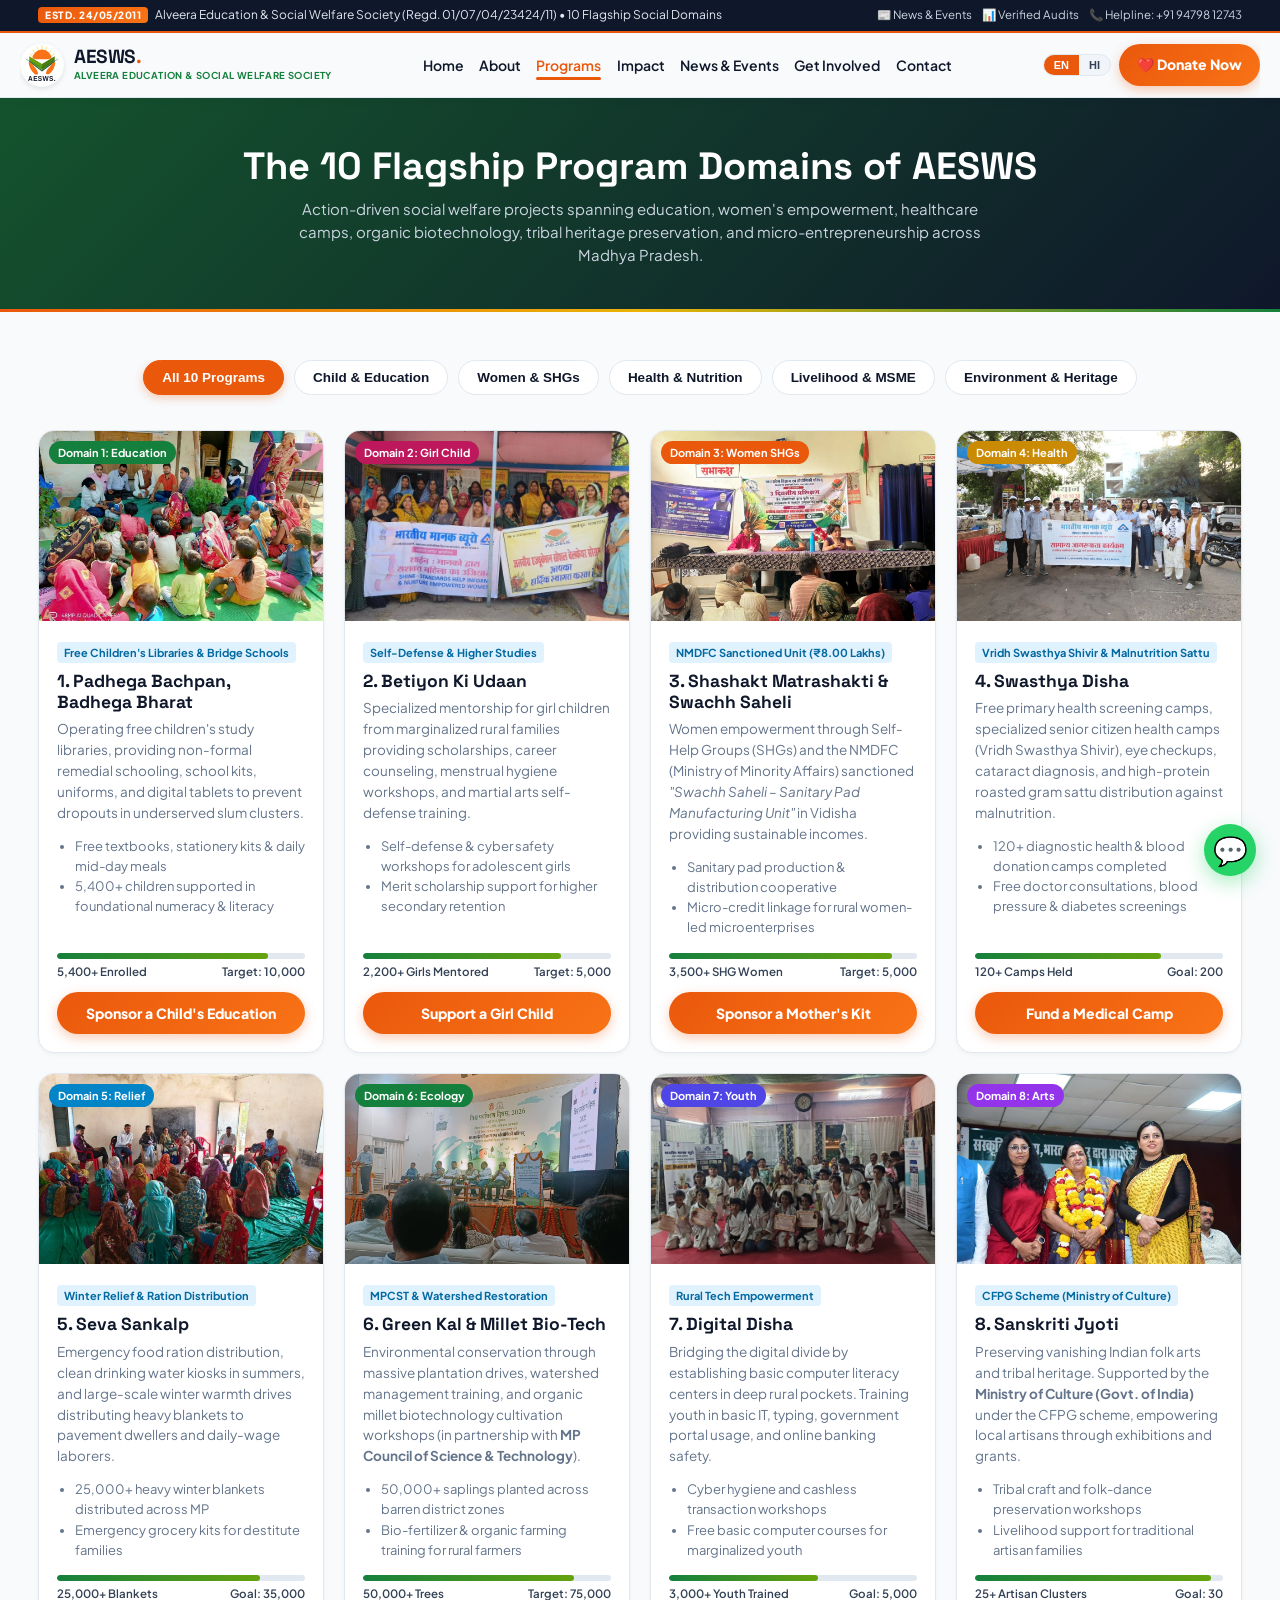
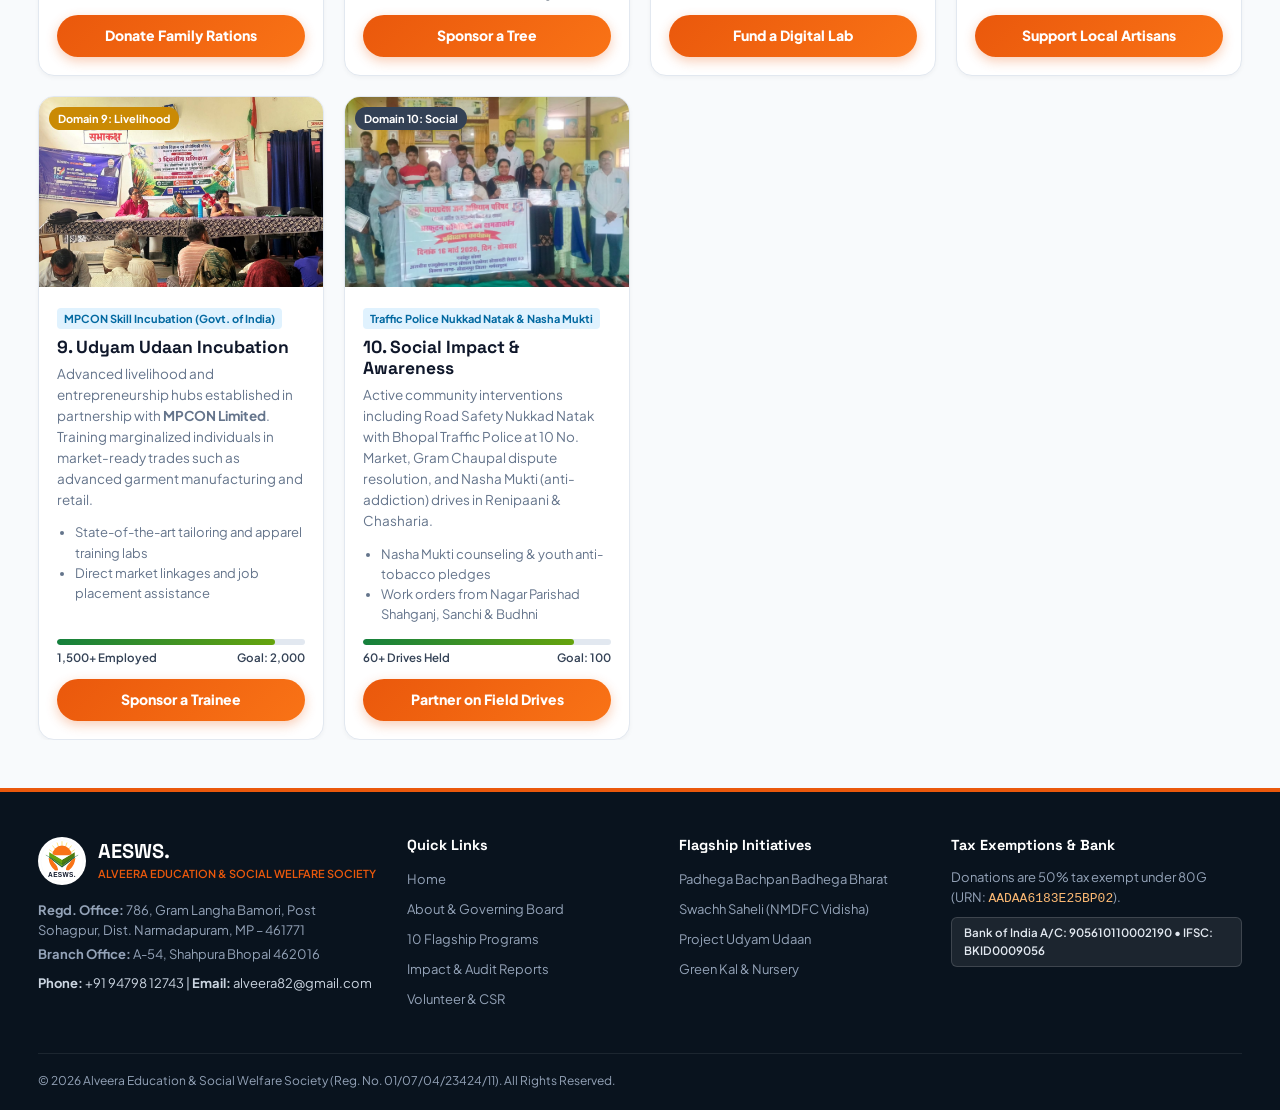
<file: programs.html>
﻿<!DOCTYPE html>
<html lang="en">
<head>
  <meta name="color-scheme" content="light">
  <meta charset="UTF-8">
  <meta name="viewport" content="width=device-width, initial-scale=1.0">
  <title>The 10 Flagship Programs | Alveera Education & Social Welfare Society (AESWS)</title>
  <link rel="icon" type="image/svg+xml" href="images/logo.svg">
  <link rel="stylesheet" href="css/aesws_style.css">
  <style>
    .filter-tabs-row {
      display: flex;
      justify-content: center;
      gap: 10px;
      margin-bottom: 35px;
      flex-wrap: wrap;
    }
    .filter-btn {
      padding: 9px 18px;
      border-radius: 30px;
      border: 1.5px solid var(--border);
      background: white;
      font-size: 13.5px;
      font-weight: 700;
      cursor: pointer;
      transition: var(--transition);
      color: var(--dark);
    }
    .filter-btn.active, .filter-btn:hover {
      background: var(--brand-orange);
      color: white;
      border-color: var(--brand-orange);
    }
    .program-tag-sub {
      font-size: 11px;
      color: #0369a1;
      background: #e0f2fe;
      padding: 2px 7px;
      border-radius: 4px;
      font-weight: 700;
      display: inline-block;
      margin-bottom: 8px;
    }
  </style>
</head>
<body>

  <!-- TOP BAR -->
  <div class="top-bar">
    <div class="container top-bar-content">
      <div>
        <span class="top-badge">Estd. 24/05/2011</span>
        <span>Alveera Education & Social Welfare Society (Regd. 01/07/04/23424/11) • 10 Flagship Social Domains</span>
      </div>
      <div class="top-links">
        <a href="news-events.html">📰 News & Events</a>
        <a href="impact.html">📊 Verified Audits</a>
        <a href="tel:+919479812743">📞 Helpline: +91 94798 12743</a>
      </div>
    </div>
  </div>

  <!-- NAVBAR -->
  <header class="navbar">
    <div class="container nav-content">
      <a href="index.html" class="logo-brand">
        <img src="images/logo.svg" alt="AESWS Logo" class="logo-img">
        <div class="logo-text-wrap">
          <div class="logo-title">AESWS<span>.</span></div>
          <div class="logo-subtitle">Alveera Education & Social Welfare Society</div>
        </div>
      </a>
      <ul class="nav-links" id="navLinks">
        <li><a href="index.html">Home</a></li>
        <li><a href="about.html">About</a></li>
        <li><a href="programs.html" class="active">Programs</a></li>
        <li><a href="impact.html">Impact</a></li>
        <li><a href="news-events.html">News & Events</a></li>
        <li><a href="get-involved.html">Get Involved</a></li>
        <li><a href="contact.html">Contact</a></li>
      </ul>
      <div class="nav-actions">
        <div class="lang-switch">
          <button class="lang-btn active" data-lang="en">EN</button>
          <button class="lang-btn" data-lang="hi">HI</button>
        </div>
        <a href="donate.html" class="btn btn-donate">❤️ Donate Now</a>
        <button class="mobile-toggle" id="mobileToggle">☰</button>
      </div>
    </div>
  </header>

  <!-- PAGE HEADER -->
  <section class="page-header">
    <div class="container">
      <h1>The 10 Flagship Program Domains of AESWS</h1>
      <p>Action-driven social welfare projects spanning education, women's empowerment, healthcare camps, organic biotechnology, tribal heritage preservation, and micro-entrepreneurship across Madhya Pradesh.</p>
    </div>
  </section>

  <!-- FILTERABLE PROGRAM SECTION -->
  <section class="section">
    <div class="container">
      
      <div class="filter-tabs-row">
        <button class="filter-btn active" data-filter="all">All 10 Programs</button>
        <button class="filter-btn" data-filter="education">Child & Education</button>
        <button class="filter-btn" data-filter="women">Women & SHGs</button>
        <button class="filter-btn" data-filter="health">Health & Nutrition</button>
        <button class="filter-btn" data-filter="livelihood">Livelihood & MSME</button>
        <button class="filter-btn" data-filter="green">Environment & Heritage</button>
      </div>

      <div class="cards-grid">
        
        <!-- 1. Padhega Bachpan, Badhega Bharat -->
        <div class="card program-filter-item" data-category="education">
          <div class="card-img-wrap">
            <img src="images/child_classroom.jpg" alt="Child Education and Free Libraries" loading="lazy">
            <span class="card-badge" style="background:var(--brand-green);">Domain 1: Education</span>
          </div>
          <div class="card-body">
            <div>
              <span class="program-tag-sub">Free Children's Libraries & Bridge Schools</span>
              <h3 class="card-title">1. Padhega Bachpan, Badhega Bharat</h3>
              <p class="card-text">Operating free children's study libraries, providing non-formal remedial schooling, school kits, uniforms, and digital tablets to prevent dropouts in underserved slum clusters.</p>
              <ul style="font-size: 13px; color: var(--muted); margin-bottom: 15px; padding-left: 18px;">
                <li>Free textbooks, stationery kits & daily mid-day meals</li>
                <li>5,400+ children supported in foundational numeracy & literacy</li>
              </ul>
            </div>
            <div>
              <div class="card-progress-wrap">
                <div class="progress-bar-bg"><div class="progress-bar-fill" style="width: 85%;"></div></div>
                <div class="progress-meta"><span>5,400+ Enrolled</span><span>Target: 10,000</span></div>
              </div>
              <a href="donate.html" class="btn btn-donate" style="width: 100%;">Sponsor a Child's Education</a>
            </div>
          </div>
        </div>

        <!-- 2. Betiyon Ki Udaan -->
        <div class="card program-filter-item" data-category="women">
          <div class="card-img-wrap"><img src="images/women_empowerment.jpg" alt="Girl Child Education" loading="lazy"><span class="card-badge" style="background:#be185d;">Domain 2: Girl Child</span></div>
          <div class="card-body">
            <div>
              <span class="program-tag-sub">Self-Defense & Higher Studies</span>
              <h3 class="card-title">2. Betiyon Ki Udaan</h3>
              <p class="card-text">Specialized mentorship for girl children from marginalized rural families providing scholarships, career counseling, menstrual hygiene workshops, and martial arts self-defense training.</p>
              <ul style="font-size: 13px; color: var(--muted); margin-bottom: 15px; padding-left: 18px;">
                <li>Self-defense & cyber safety workshops for adolescent girls</li>
                <li>Merit scholarship support for higher secondary retention</li>
              </ul>
            </div>
            <div>
              <div class="card-progress-wrap">
                <div class="progress-bar-bg"><div class="progress-bar-fill" style="width: 80%;"></div></div>
                <div class="progress-meta"><span>2,200+ Girls Mentored</span><span>Target: 5,000</span></div>
              </div>
              <a href="donate.html" class="btn btn-donate" style="width: 100%;">Support a Girl Child</a>
            </div>
          </div>
        </div>

        <!-- 3. Shashakt Matrashakti & Swachh Saheli (NMDFC) -->
        <div class="card program-filter-item" data-category="women">
          <div class="card-img-wrap"><img src="images/millets_training.jpg" alt="Women Empowerment" loading="lazy"><span class="card-badge" style="background:var(--brand-orange);">Domain 3: Women SHGs</span></div>
          <div class="card-body">
            <div>
              <span class="program-tag-sub">NMDFC Sanctioned Unit (₹8.00 Lakhs)</span>
              <h3 class="card-title">3. Shashakt Matrashakti & Swachh Saheli</h3>
              <p class="card-text">Women empowerment through Self-Help Groups (SHGs) and the NMDFC (Ministry of Minority Affairs) sanctioned <em>"Swachh Saheli – Sanitary Pad Manufacturing Unit"</em> in Vidisha providing sustainable incomes.</p>
              <ul style="font-size: 13px; color: var(--muted); margin-bottom: 15px; padding-left: 18px;">
                <li>Sanitary pad production & distribution cooperative</li>
                <li>Micro-credit linkage for rural women-led microenterprises</li>
              </ul>
            </div>
            <div>
              <div class="card-progress-wrap">
                <div class="progress-bar-bg"><div class="progress-bar-fill" style="width: 90%;"></div></div>
                <div class="progress-meta"><span>3,500+ SHG Women</span><span>Target: 5,000</span></div>
              </div>
              <a href="donate.html" class="btn btn-donate" style="width: 100%;">Sponsor a Mother's Kit</a>
            </div>
          </div>
        </div>

        <!-- 4. Swasthya Disha -->
        <div class="card program-filter-item" data-category="health">
          <div class="card-img-wrap">
            <img src="images/health_camp.jpg" alt="Health Camp and Nutrition" loading="lazy">
            <span class="card-badge" style="background:#ca8a04;">Domain 4: Health</span>
          </div>
          <div class="card-body">
            <div>
              <span class="program-tag-sub">Vridh Swasthya Shivir & Malnutrition Sattu</span>
              <h3 class="card-title">4. Swasthya Disha</h3>
              <p class="card-text">Free primary health screening camps, specialized senior citizen health camps (Vridh Swasthya Shivir), eye checkups, cataract diagnosis, and high-protein roasted gram sattu distribution against malnutrition.</p>
              <ul style="font-size: 13px; color: var(--muted); margin-bottom: 15px; padding-left: 18px;">
                <li>120+ diagnostic health & blood donation camps completed</li>
                <li>Free doctor consultations, blood pressure & diabetes screenings</li>
              </ul>
            </div>
            <div>
              <div class="card-progress-wrap">
                <div class="progress-bar-bg"><div class="progress-bar-fill" style="width: 75%;"></div></div>
                <div class="progress-meta"><span>120+ Camps Held</span><span>Goal: 200</span></div>
              </div>
              <a href="donate.html" class="btn btn-donate" style="width: 100%;">Fund a Medical Camp</a>
            </div>
          </div>
        </div>

        <!-- 5. Seva Sankalp -->
        <div class="card program-filter-item" data-category="relief">
          <div class="card-img-wrap">
            <img src="images/food_relief.jpg" alt="Food Ration and Blankets" loading="lazy">
            <span class="card-badge" style="background:#0284c7;">Domain 5: Relief</span>
          </div>
          <div class="card-body">
            <div>
              <span class="program-tag-sub">Winter Relief & Ration Distribution</span>
              <h3 class="card-title">5. Seva Sankalp</h3>
              <p class="card-text">Emergency food ration distribution, clean drinking water kiosks in summers, and large-scale winter warmth drives distributing heavy blankets to pavement dwellers and daily-wage laborers.</p>
              <ul style="font-size: 13px; color: var(--muted); margin-bottom: 15px; padding-left: 18px;">
                <li>25,000+ heavy winter blankets distributed across MP</li>
                <li>Emergency grocery kits for destitute families</li>
              </ul>
            </div>
            <div>
              <div class="card-progress-wrap">
                <div class="progress-bar-bg"><div class="progress-bar-fill" style="width: 82%;"></div></div>
                <div class="progress-meta"><span>25,000+ Blankets</span><span>Goal: 35,000</span></div>
              </div>
              <a href="donate.html" class="btn btn-donate" style="width: 100%;">Donate Family Rations</a>
            </div>
          </div>
        </div>

        <!-- 6. Green Kal -->
        <div class="card program-filter-item" data-category="green">
          <div class="card-img-wrap"><img src="images/ecology_event.jpg" alt="Ecology and Environment" loading="lazy"><span class="card-badge" style="background:#15803d;">Domain 6: Ecology</span></div>
          <div class="card-body">
            <div>
              <span class="program-tag-sub">MPCST & Watershed Restoration</span>
              <h3 class="card-title">6. Green Kal & Millet Bio-Tech</h3>
              <p class="card-text">Environmental conservation through massive plantation drives, watershed management training, and organic millet biotechnology cultivation workshops (in partnership with <strong>MP Council of Science & Technology</strong>).</p>
              <ul style="font-size: 13px; color: var(--muted); margin-bottom: 15px; padding-left: 18px;">
                <li>50,000+ saplings planted across barren district zones</li>
                <li>Bio-fertilizer & organic farming training for rural farmers</li>
              </ul>
            </div>
            <div>
              <div class="card-progress-wrap">
                <div class="progress-bar-bg"><div class="progress-bar-fill" style="width: 85%;"></div></div>
                <div class="progress-meta"><span>50,000+ Trees</span><span>Target: 75,000</span></div>
              </div>
              <a href="donate.html" class="btn btn-donate" style="width: 100%;">Sponsor a Tree</a>
            </div>
          </div>
        </div>

        <!-- 7. Digital Disha -->
        <div class="card program-filter-item" data-category="youth">
          <div class="card-img-wrap"><img src="images/karate_training.png" alt="Youth & Self-Defense" loading="lazy"><span class="card-badge" style="background:#4f46e5;">Domain 7: Youth</span></div>
          <div class="card-body">
            <div>
              <span class="program-tag-sub">Rural Tech Empowerment</span>
              <h3 class="card-title">7. Digital Disha</h3>
              <p class="card-text">Bridging the digital divide by establishing basic computer literacy centers in deep rural pockets. Training youth in basic IT, typing, government portal usage, and online banking safety.</p>
              <ul style="font-size: 13px; color: var(--muted); margin-bottom: 15px; padding-left: 18px;">
                <li>Cyber hygiene and cashless transaction workshops</li>
                <li>Free basic computer courses for marginalized youth</li>
              </ul>
            </div>
            <div>
              <div class="card-progress-wrap">
                <div class="progress-bar-bg"><div class="progress-bar-fill" style="width: 60%;"></div></div>
                <div class="progress-meta"><span>3,000+ Youth Trained</span><span>Goal: 5,000</span></div>
              </div>
              <a href="donate.html" class="btn btn-donate" style="width: 100%;">Fund a Digital Lab</a>
            </div>
          </div>
        </div>

        <!-- 8. Sanskriti Jyoti -->
        <div class="card program-filter-item" data-category="relief">
          <div class="card-img-wrap"><img src="images/arts_culture.jpg" alt="Arts and Culture" loading="lazy"><span class="card-badge" style="background:#9333ea;">Domain 8: Arts</span></div>
          <div class="card-body">
            <div>
              <span class="program-tag-sub">CFPG Scheme (Ministry of Culture)</span>
              <h3 class="card-title">8. Sanskriti Jyoti</h3>
              <p class="card-text">Preserving vanishing Indian folk arts and tribal heritage. Supported by the <strong>Ministry of Culture (Govt. of India)</strong> under the CFPG scheme, empowering local artisans through exhibitions and grants.</p>
              <ul style="font-size: 13px; color: var(--muted); margin-bottom: 15px; padding-left: 18px;">
                <li>Tribal craft and folk-dance preservation workshops</li>
                <li>Livelihood support for traditional artisan families</li>
              </ul>
            </div>
            <div>
              <div class="card-progress-wrap">
                <div class="progress-bar-bg"><div class="progress-bar-fill" style="width: 95%;"></div></div>
                <div class="progress-meta"><span>25+ Artisan Clusters</span><span>Goal: 30</span></div>
              </div>
              <a href="donate.html" class="btn btn-donate" style="width: 100%;">Support Local Artisans</a>
            </div>
          </div>
        </div>

        <!-- 9. Udyam Udaan -->
        <div class="card program-filter-item" data-category="youth">
          <div class="card-img-wrap">
            <img src="images/udyam_udaan.jpg" alt="Project Udyam Udaan Workshop" loading="lazy">
            <span class="card-badge" style="background:#ca8a04;">Domain 9: Livelihood</span>
          </div>
          <div class="card-body">
            <div>
              <span class="program-tag-sub">MPCON Skill Incubation (Govt. of India)</span>
              <h3 class="card-title">9. Udyam Udaan Incubation</h3>
              <p class="card-text">Advanced livelihood and entrepreneurship hubs established in partnership with <strong>MPCON Limited</strong>. Training marginalized individuals in market-ready trades such as advanced garment manufacturing and retail.</p>
              <ul style="font-size: 13px; color: var(--muted); margin-bottom: 15px; padding-left: 18px;">
                <li>State-of-the-art tailoring and apparel training labs</li>
                <li>Direct market linkages and job placement assistance</li>
              </ul>
            </div>
            <div>
              <div class="card-progress-wrap">
                <div class="progress-bar-bg"><div class="progress-bar-fill" style="width: 88%;"></div></div>
                <div class="progress-meta"><span>1,500+ Employed</span><span>Goal: 2,000</span></div>
              </div>
              <a href="donate.html" class="btn btn-donate" style="width: 100%;">Sponsor a Trainee</a>
            </div>
          </div>
        </div>

        <!-- 10. Social Impact -->
        <div class="card program-filter-item" data-category="relief">
          <div class="card-img-wrap"><img src="images/social_justice.png" alt="Social Justice" loading="lazy"><span class="card-badge" style="background:#334155;">Domain 10: Social</span></div>
          <div class="card-body">
            <div>
              <span class="program-tag-sub">Traffic Police Nukkad Natak & Nasha Mukti</span>
              <h3 class="card-title">10. Social Impact & Awareness</h3>
              <p class="card-text">Active community interventions including Road Safety Nukkad Natak with Bhopal Traffic Police at 10 No. Market, Gram Chaupal dispute resolution, and Nasha Mukti (anti-addiction) drives in Renipaani & Chasharia.</p>
              <ul style="font-size: 13px; color: var(--muted); margin-bottom: 15px; padding-left: 18px;">
                <li>Nasha Mukti counseling & youth anti-tobacco pledges</li>
                <li>Work orders from Nagar Parishad Shahganj, Sanchi & Budhni</li>
              </ul>
            </div>
            <div>
              <div class="card-progress-wrap">
                <div class="progress-bar-bg"><div class="progress-bar-fill" style="width: 85%;"></div></div>
                <div class="progress-meta"><span>60+ Drives Held</span><span>Goal: 100</span></div>
              </div>
              <a href="contact.html" class="btn btn-donate" style="width: 100%;">Partner on Field Drives</a>
            </div>
          </div>
        </div>

      </div>
    </div>
  </section>

  <!-- STICKY MOBILE BOTTOM BAR -->
  <div class="mobile-bottom-bar">
    <div class="bar-info">
      <strong>AESWS Bhopal</strong>
      <span>80G Tax Exemption</span>
    </div>
    <div class="bar-actions">
      <a href="https://wa.me/919479812743" target="_blank" class="btn-mobile-wa">💬 WhatsApp</a>
      <a href="donate.html" class="btn-mobile-donate">❤️ Donate</a>
    </div>
  </div>

  <!-- FLOATING ADMIN ACCESS BUTTON -->
  <a href="admin.html" class="floating-admin-btn" title="AESWS Admin Portal">
    🔐 Admin Portal
  </a>

  <!-- FLOATING WHATSAPP CHAT BUTTON -->
  <a href="https://wa.me/919479812743" target="_blank" class="floating-whatsapp" aria-label="Chat on WhatsApp" title="Chat with AESWS on WhatsApp">
    💬
  </a>

  <!-- FOOTER -->
  <footer class="footer">
    <div class="container">
      <div class="footer-grid">
        <div class="footer-brand">
          <div style="display:flex; align-items:center; gap:12px; margin-bottom:15px;">
            <img src="images/logo.svg" alt="AESWS Logo" style="width:48px; height:48px; background:white; border-radius:50%; padding:2px;">
            <div>
              <h3 style="margin:0; font-size:20px; color:white;">AESWS.</h3>
              <span style="font-size:11px; color:var(--brand-orange); font-weight:600; text-transform:uppercase;">Alveera Education & Social Welfare Society</span>
            </div>
          </div>
          <p><strong>Regd. Office:</strong> 786, Gram Langha Bamori, Post Sohagpur, Dist. Narmadapuram, MP – 461771</p>
          <p style="margin-top:4px;"><strong>Branch Office:</strong> A-54, Shahpura Bhopal 462016</p>
          <p style="font-size:13px; color:#cbd5e1; margin-top:8px;"><strong>Phone:</strong> +91 94798 12743 | <strong>Email:</strong> alveera82@gmail.com</p>
        </div>
        <div>
          <h4 class="footer-links-title">Quick Links</h4>
          <ul class="footer-links">
            <li><a href="index.html">Home</a></li>
            <li><a href="about.html">About & Governing Board</a></li>
            <li><a href="programs.html">10 Flagship Programs</a></li>
            <li><a href="impact.html">Impact & Audit Reports</a></li>
            <li><a href="get-involved.html">Volunteer & CSR</a></li>
          </ul>
        </div>
        <div>
          <h4 class="footer-links-title">Flagship Initiatives</h4>
          <ul class="footer-links">
            <li><a href="programs.html">Padhega Bachpan Badhega Bharat</a></li>
            <li><a href="programs.html">Swachh Saheli (NMDFC Vidisha)</a></li>
            <li><a href="programs.html">Project Udyam Udaan</a></li>
            <li><a href="programs.html">Green Kal & Nursery</a></li>
          </ul>
        </div>
        <div>
          <h4 class="footer-links-title">Tax Exemptions & Bank</h4>
          <p style="font-size: 13px; margin-bottom: 8px;">Donations are 50% tax exempt under 80G (URN: <code style="color:#fdba74;">AADAA6183E25BP02</code>).</p>
          <div class="trust-seal" style="display:inline-block; font-size:11.5px;">Bank of India A/C: 905610110002190 • IFSC: BKID0009056</div>
        </div>
      </div>
      <div class="footer-bottom">
        <span>© 2026 Alveera Education & Social Welfare Society (Reg. No. 01/07/04/23424/11). All Rights Reserved.</span>
      </div>
    </div>
  </footer>

  <script src="js/locales.js"></script>
  <script src="js/main.js"></script>
</body>
</html>
</file>
<file: css/aesws_style.css>
@import url('https://fonts.googleapis.com/css2?family=Plus+Jakarta+Sans:wght@300;400;500;600;700;800&family=Space+Grotesk:wght@500;600;700;800&display=swap');

:root {
  /* AESWS Brand Color Palette (Extracted from Official Logo) */
  --brand-orange: #ea580c;
  --brand-orange-light: #f97316;
  --brand-orange-hover: #c2410c;
  --brand-orange-subtle: #fff7ed;
  --brand-orange-border: #fed7aa;
  
  --brand-green: #15803d;
  --brand-green-dark: #14532d;
  --brand-green-leaf: #65a30d;
  --brand-green-subtle: #f0fdf4;
  --brand-green-border: #bbf7d0;

  --brand-yellow: #eab308;
  --brand-yellow-light: #fef08a;

  --dark: #0f172a;
  --slate: #334155;
  --muted: #64748b;
  --light: #f1f5f9;
  --white: #ffffff;
  --off-white: #f8fafc;
  --border: #e2e8f0;

  --primary: var(--brand-green);
  --primary-dark: var(--brand-green-dark);
  --secondary: var(--brand-orange);
  
  --shadow-sm: 0 2px 4px rgba(0,0,0,0.04);
  --shadow-md: 0 8px 20px -3px rgba(0,0,0,0.08);
  --shadow-lg: 0 16px 36px -4px rgba(0,0,0,0.12);
  --shadow-hover: 0 14px 28px -4px rgba(234, 88, 12, 0.2);
  --radius: 12px;
  --radius-lg: 16px;
  --transition: all 0.25s cubic-bezier(0.16, 1, 0.3, 1);
}

* {
  margin: 0;
  padding: 0;
  box-sizing: border-box;
  -webkit-tap-highlight-color: transparent;
}

html {
  scroll-behavior: smooth;
  text-size-adjust: 100%;
}

body {
  font-family: 'Plus Jakarta Sans', -apple-system, BlinkMacSystemFont, sans-serif;
  color: var(--slate);
  background-color: var(--off-white);
  line-height: 1.55;
  font-size: 15.5px;
  overflow-x: hidden;
  width: 100%;
  max-width: 100vw;
  padding-bottom: 70px;
}

@media (min-width: 1024px) {
  body {
    padding-bottom: 0;
  }
}

h1, h2, h3, h4, h5, h6 {
  font-family: 'Space Grotesk', sans-serif;
  color: var(--dark);
  line-height: 1.22;
  font-weight: 700;
  max-width: 100%;
  word-wrap: break-word;
}

a {
  color: var(--brand-green);
  text-decoration: none;
  transition: var(--transition);
}

img, svg, video, iframe {
  max-width: 100%;
  height: auto;
  display: block;
}

.container {
  width: 100%;
  max-width: 1240px;
  margin: 0 auto;
  padding: 0 18px;
  box-sizing: border-box;
  overflow-x: hidden;
}

/* ==================== TOP ALERT BAR ==================== */
.top-bar {
  background: #0f172a;
  color: #e2e8f0;
  font-size: 12px;
  padding: 6px 0;
  border-bottom: 2px solid var(--brand-orange);
}
.top-bar-content {
  display: flex;
  justify-content: space-between;
  align-items: center;
  flex-wrap: wrap;
  gap: 6px;
}
.top-badge {
  background: linear-gradient(135deg, var(--brand-orange), #f97316);
  color: white;
  padding: 2px 7px;
  border-radius: 4px;
  font-size: 10px;
  font-weight: 800;
  text-transform: uppercase;
  letter-spacing: 0.5px;
  margin-right: 5px;
}
.top-links {
  display: flex;
  align-items: center;
  gap: 10px;
  flex-wrap: wrap;
}
.top-links a {
  color: #cbd5e1;
  font-size: 11.5px;
}
.top-links a:hover {
  color: var(--brand-yellow);
}
.admin-top-btn {
  background: rgba(234, 88, 12, 0.25);
  border: 1px solid rgba(234, 88, 12, 0.6);
  color: #fdba74 !important;
  padding: 2px 9px;
  border-radius: 14px;
  font-weight: 700;
  font-size: 10.5px;
  display: inline-flex;
  align-items: center;
  gap: 4px;
}
.admin-top-btn:hover {
  background: var(--brand-orange) !important;
  color: white !important;
}

/* ==================== MAIN NAVBAR ==================== */
.navbar {
  background: rgba(248, 250, 252, 0.95);
  backdrop-filter: blur(12px);
  -webkit-backdrop-filter: blur(12px);
  border-bottom: 1px solid var(--border);
  position: sticky;
  top: 0;
  z-index: 1000;
  transition: var(--transition);
  box-shadow: 0 2px 10px rgba(0,0,0,0.03);
}
.nav-content {
  display: flex;
  justify-content: space-between;
  align-items: center;
  min-height: 64px;
  padding: 6px 0;
}
.logo-brand {
  display: flex;
  align-items: center;
  gap: 10px;
  text-decoration: none;
  flex-shrink: 0;
}
.logo-img {
  width: 44px;
  height: 44px;
  object-fit: contain;
  border-radius: 50%;
  box-shadow: 0 2px 5px rgba(0,0,0,0.1);
  background: white;
}
.logo-text-wrap {
  display: flex;
  flex-direction: column;
}
.logo-title {
  font-family: 'Space Grotesk', sans-serif;
  font-size: 19px;
  font-weight: 800;
  color: var(--dark);
  line-height: 1.1;
  letter-spacing: -0.5px;
}
.logo-title span {
  color: var(--brand-orange);
}
.logo-subtitle {
  font-size: 9.5px;
  font-weight: 700;
  color: var(--brand-green);
  text-transform: uppercase;
  letter-spacing: 0.4px;
}

.nav-links {
  display: flex;
  align-items: center;
  gap: clamp(8px, 1.2vw, 18px);
  list-style: none;
  white-space: nowrap;
}
.nav-links a {
  color: var(--dark);
  font-weight: 600;
  font-size: 14px;
  padding: 6px 0;
  position: relative;
}
.nav-links a:hover,
.nav-links a.active {
  color: var(--brand-orange);
}
.nav-links a.active::after {
  content: '';
  position: absolute;
  bottom: 0;
  left: 0;
  width: 100%;
  height: 2.5px;
  background: var(--brand-orange);
  border-radius: 2px;
}

.nav-actions {
  display: flex;
  align-items: center;
  gap: 8px;
  flex-shrink: 0;
}

.mobile-toggle {
  display: none;
  background: #f1f5f9;
  border: 1px solid var(--border);
  font-size: 22px;
  cursor: pointer;
  color: var(--dark);
  width: 42px;
  height: 42px;
  border-radius: 8px;
  align-items: center;
  justify-content: center;
  transition: var(--transition);
}

/* ==================== BUTTONS ==================== */
.btn {
  display: inline-flex;
  align-items: center;
  justify-content: center;
  gap: 6px;
  padding: 10px 18px;
  min-height: 42px;
  font-weight: 700;
  font-size: 14px;
  border-radius: var(--radius);
  cursor: pointer;
  transition: var(--transition);
  border: none;
  text-decoration: none;
  white-space: nowrap;
  touch-action: manipulation;
}
.btn:active {
  transform: scale(0.98);
}
.btn-primary {
  background: var(--brand-green);
  color: var(--white) !important;
  box-shadow: 0 3px 10px rgba(21, 128, 61, 0.2);
}
.btn-primary:hover {
  background: var(--brand-green-dark);
}
.btn-donate {
  background: linear-gradient(135deg, #ea580c 0%, #f97316 100%);
  color: #ffffff !important;
  font-weight: 800;
  padding: 10px 18px;
  border-radius: 24px;
  box-shadow: 0 4px 12px rgba(234, 88, 12, 0.3);
}
.btn-donate:hover {
  background: linear-gradient(135deg, #c2410c 0%, #ea580c 100%);
}
.btn-outline {
  background: transparent;
  color: var(--dark);
  border: 1.5px solid var(--border);
}
.btn-outline:hover {
  background: var(--brand-orange-subtle);
  border-color: var(--brand-orange);
  color: var(--brand-orange);
}
.btn-outline-white {
  background: transparent;
  color: var(--white) !important;
  border: 1.5px solid rgba(255,255,255,0.4);
}
.btn-outline-white:hover {
  background: rgba(255,255,255,0.15);
  border-color: var(--white);
}

/* ==================== HERO SECTION ==================== */
.hero {
  background: linear-gradient(135deg, #14532d 0%, #166534 45%, #0f172a 100%);
  color: var(--white);
  padding: 40px 0 50px 0;
  position: relative;
  overflow: hidden;
}
.hero::before {
  content: '';
  position: absolute;
  top: -10%;
  right: -10%;
  width: 350px;
  height: 350px;
  background: radial-gradient(circle, rgba(249, 115, 22, 0.22) 0%, rgba(234, 88, 12, 0) 70%);
  pointer-events: none;
}
.hero-grid {
  display: grid;
  grid-template-columns: 1.15fr 0.85fr;
  gap: 32px;
  align-items: center;
  position: relative;
  z-index: 1;
}
.hero-tag {
  display: inline-flex;
  align-items: center;
  gap: 6px;
  background: rgba(249, 115, 22, 0.2);
  color: #fdba74;
  border: 1px solid rgba(249, 115, 22, 0.4);
  padding: 4px 10px;
  border-radius: 16px;
  font-size: 11.5px;
  font-weight: 700;
  margin-bottom: 12px;
}
.hero h1 {
  font-size: clamp(26px, 6vw, 44px);
  color: var(--white);
  margin-bottom: 14px;
  letter-spacing: -0.5px;
}
.hero h1 span {
  color: #fdba74;
}
.hero p {
  font-size: clamp(14.5px, 2.8vw, 17px);
  color: #e2e8f0;
  margin-bottom: 20px;
  line-height: 1.6;
}
.hero-buttons {
  display: flex;
  gap: 10px;
  flex-wrap: wrap;
}

/* ==================== QUICK DONATE & IMPACT WIDGET ==================== */
.quick-donate-card {
  background: var(--white);
  border-radius: var(--radius-lg);
  padding: 20px 18px;
  box-shadow: 0 16px 36px rgba(0,0,0,0.28);
  color: var(--dark);
  border-top: 4px solid var(--brand-orange);
  position: relative;
}
.quick-donate-card h3 {
  font-size: 18px;
  margin-bottom: 2px;
}
.quick-donate-card p {
  color: var(--muted);
  font-size: 12.5px;
  margin-bottom: 12px;
}
.donate-tabs {
  display: grid;
  grid-template-columns: 1fr 1fr;
  background: var(--light);
  padding: 3px;
  border-radius: 8px;
  margin-bottom: 12px;
}
.donate-tab {
  padding: 8px 4px;
  text-align: center;
  font-size: 12px;
  font-weight: 700;
  border-radius: 6px;
  cursor: pointer;
  transition: var(--transition);
}
.donate-tab.active {
  background: var(--white);
  color: var(--brand-orange);
  box-shadow: var(--shadow-sm);
}

.amount-grid {
  display: grid;
  grid-template-columns: repeat(3, 1fr);
  gap: 6px;
  margin-bottom: 10px;
}
.amount-btn {
  background: var(--light);
  border: 1.5px solid var(--border);
  padding: 8px 2px;
  min-height: 42px;
  border-radius: 8px;
  font-size: 12.5px;
  font-weight: 700;
  cursor: pointer;
  text-align: center;
  transition: var(--transition);
  color: var(--dark);
  touch-action: manipulation;
}
.amount-btn:hover,
.amount-btn.active {
  background: var(--brand-orange-subtle);
  border-color: var(--brand-orange);
  color: var(--brand-orange);
}

/* IMPACT BREAKDOWN CARD */
.impact-breakdown-card {
  background: linear-gradient(135deg, #fff7ed 0%, #fefce8 100%);
  border: 1.5px solid var(--brand-orange-border);
  border-radius: 10px;
  padding: 12px;
  margin-bottom: 14px;
}
.impact-hero-headline {
  font-size: 13px;
  font-weight: 700;
  color: #9a3412;
  margin-bottom: 6px;
  display: flex;
  align-items: center;
  gap: 8px;
}
.impact-hero-headline .impact-icon-badge {
  font-size: 18px;
  background: white;
  width: 30px;
  height: 30px;
  border-radius: 50%;
  display: flex;
  align-items: center;
  justify-content: center;
  flex-shrink: 0;
  border: 1px solid var(--brand-orange-border);
}
.impact-metrics-row {
  display: grid;
  grid-template-columns: 1fr 1fr;
  gap: 6px;
  border-top: 1px solid rgba(234, 88, 12, 0.2);
  padding-top: 6px;
}
.impact-mini-metric {
  background: white;
  border: 1px solid var(--brand-orange-border);
  border-radius: 6px;
  padding: 6px;
  font-size: 11.5px;
  color: #9a3412;
  display: flex;
  align-items: center;
  gap: 4px;
}
.impact-mini-metric strong {
  color: var(--brand-green);
  font-family: 'Space Grotesk', sans-serif;
  font-size: 12.5px;
}

/* Language Switcher */
.lang-switch {
  display: flex;
  background: var(--light);
  border-radius: 20px;
  overflow: hidden;
  border: 1px solid var(--border);
}
.lang-btn {
  background: none;
  border: none;
  padding: 4px 10px;
  font-size: 11px;
  font-weight: 700;
  cursor: pointer;
  color: var(--slate);
  transition: all 0.2s;
}
.lang-btn.active {
  background: var(--brand-orange);
  color: white;
}

/* Theme Toggle Button */
.theme-toggle-btn {
  background: var(--light);
  border: 1px solid var(--border);
  color: var(--dark);
  width: 28px;
  height: 28px;
  border-radius: 50%;
  cursor: pointer;
  display: inline-flex;
  align-items: center;
  justify-content: center;
  font-size: 13px;
  transition: var(--transition);
  padding: 0;
  line-height: 1;
}
.theme-toggle-btn:hover {
  background: var(--brand-orange-subtle);
  border-color: var(--brand-orange);
  transform: scale(1.08);
}

/* ==================== DARK MODE THEME ==================== */
[data-theme="dark"] {
  --dark: #f8fafc;
  --slate: #cbd5e1;
  --muted: #94a3b8;
  --light: #131c2e;
  --white: #17223b;
  --off-white: #0b1120;
  --border: #24324f;
  
  --brand-orange-subtle: rgba(234, 88, 12, 0.18);
  --brand-green-subtle: rgba(21, 128, 61, 0.22);
  --brand-orange-border: rgba(234, 88, 12, 0.45);
  --brand-green-border: rgba(21, 128, 61, 0.45);

  --shadow-sm: 0 2px 6px rgba(0,0,0,0.4);
  --shadow-md: 0 8px 24px -3px rgba(0,0,0,0.6);
  --shadow-lg: 0 16px 40px -4px rgba(0,0,0,0.7);
}

[data-theme="dark"] body {
  background-color: var(--off-white);
  color: var(--slate);
}

[data-theme="dark"] .top-bar {
  background: #060911;
  border-bottom-color: var(--brand-orange);
}

[data-theme="dark"] .navbar {
  background: rgba(11, 17, 32, 0.94);
  border-bottom-color: var(--border);
}

[data-theme="dark"] .navbar .nav-links a {
  color: #cbd5e1;
}
[data-theme="dark"] .navbar .nav-links a:hover,
[data-theme="dark"] .navbar .nav-links a.active {
  color: var(--brand-orange);
}

[data-theme="dark"] .card,
[data-theme="dark"] .quick-donate-card,
[data-theme="dark"] .district-explorer,
[data-theme="dark"] .accordion-item,
[data-theme="dark"] .modal-box,
[data-theme="dark"] #printableReceipt {
  background: var(--white);
  border-color: var(--border);
  color: var(--slate);
}

[data-theme="dark"] .section-light {
  background-color: #0e1526;
}

[data-theme="dark"] .form-control {
  background: #0d1526;
  border-color: var(--border);
  color: #f8fafc;
}
[data-theme="dark"] .form-control:focus {
  border-color: var(--brand-orange);
  background: #111a2f;
}

[data-theme="dark"] .amount-btn {
  background: #111a2f;
  color: #f1f5f9;
  border-color: var(--border);
}
[data-theme="dark"] .amount-btn:hover,
[data-theme="dark"] .amount-btn.active {
  background: var(--brand-orange-subtle);
  border-color: var(--brand-orange);
  color: #fb923c;
}

[data-theme="dark"] .impact-breakdown-card {
  background: linear-gradient(135deg, rgba(234,88,12,0.14) 0%, rgba(202,138,4,0.1) 100%);
  border-color: rgba(234, 88, 12, 0.35);
}
[data-theme="dark"] .impact-hero-headline {
  color: #fed7aa;
}
[data-theme="dark"] .impact-mini-metric {
  background: rgba(0, 0, 0, 0.35);
  border-color: var(--border);
}

[data-theme="dark"] .district-nav-tabs {
  background: #0e1627;
  border-color: var(--border);
}
[data-theme="dark"] .district-tab-btn {
  color: #cbd5e1;
}
[data-theme="dark"] .district-tab-btn.active {
  background: var(--white);
  color: var(--brand-orange);
  border-color: var(--brand-orange-border);
}
[data-theme="dark"] .district-metric-card {
  background: #0e1628;
  border-color: var(--border);
}

[data-theme="dark"] .stats-strip {
  background: #0f172a;
  border-color: var(--border);
}

[data-theme="dark"] .accordion-header {
  background: var(--white);
  color: #f8fafc;
}

[data-theme="dark"] .btn-outline {
  border-color: var(--border);
  color: #f1f5f9;
}
[data-theme="dark"] .btn-outline:hover {
  background: rgba(255,255,255,0.06);
  border-color: var(--brand-orange);
  color: var(--brand-orange);
}

[data-theme="dark"] .footer {
  background: #060911;
}

[data-theme="dark"] .mobile-bottom-bar {
  background: rgba(11, 17, 32, 0.96);
  border-top-color: var(--border);
}


/* Dropdown Submenu */
/* RANGE SLIDER */
.range-slider-wrap {
  margin-bottom: 10px;
}
.impact-slider {
  width: 100%;
  height: 8px;
  border-radius: 4px;
  background: #cbd5e1;
  outline: none;
  -webkit-appearance: none;
  appearance: none;
  cursor: pointer;
  touch-action: pan-y;
}
.impact-slider::-webkit-slider-thumb {
  -webkit-appearance: none;
  appearance: none;
  width: 24px;
  height: 24px;
  border-radius: 50%;
  background: var(--brand-orange);
  cursor: pointer;
  box-shadow: 0 0 0 3px rgba(234, 88, 12, 0.25);
}
.slider-labels {
  display: flex;
  justify-content: space-between;
  font-size: 10.5px;
  color: var(--muted);
  margin-top: 3px;
}

/* ==================== STATS COUNTER STRIP ==================== */
.stats-strip {
  background: var(--white);
  padding: 28px 0;
  border-bottom: 1px solid var(--border);
}
.stats-grid {
  display: grid;
  grid-template-columns: repeat(4, 1fr);
  gap: 12px;
}
.stat-item {
  text-align: center;
  padding: 4px;
}
.stat-number {
  font-family: 'Space Grotesk', sans-serif;
  font-size: clamp(24px, 5vw, 36px);
  font-weight: 800;
  color: var(--brand-orange);
  margin-bottom: 2px;
}
.stat-label {
  font-size: 12px;
  font-weight: 600;
  color: var(--slate);
  line-height: 1.3;
}

/* ==================== SECTIONS ==================== */
.section {
  padding: 48px 0;
}
.section-light {
  background-color: var(--light);
}
.section-header {
  text-align: center;
  max-width: 680px;
  margin: 0 auto 30px auto;
}
.section-tag {
  display: inline-block;
  color: var(--brand-orange);
  font-size: 11.5px;
  font-weight: 800;
  text-transform: uppercase;
  letter-spacing: 0.8px;
  margin-bottom: 4px;
}
.section-title {
  font-size: clamp(22px, 4.5vw, 32px);
  margin-bottom: 8px;
}
.section-desc {
  font-size: 14.5px;
  color: var(--muted);
}

/* ==================== INTERACTIVE DISTRICT IMPACT EXPLORER ==================== */
.district-explorer {
  background: white;
  border-radius: var(--radius-lg);
  border: 1px solid var(--border);
  box-shadow: var(--shadow-md);
  overflow: hidden;
  margin-top: 24px;
}
.district-nav-tabs {
  display: flex;
  background: var(--light);
  border-bottom: 1px solid var(--border);
  overflow-x: auto;
  scrollbar-width: thin;
  padding: 6px 8px;
  gap: 6px;
}
.district-tab-btn {
  background: transparent;
  border: 1px solid transparent;
  padding: 10px 18px;
  border-radius: 8px;
  font-size: 13.5px;
  font-weight: 700;
  color: var(--slate);
  cursor: pointer;
  white-space: nowrap;
  transition: var(--transition);
  display: flex;
  align-items: center;
  gap: 8px;
}
.district-tab-btn:hover {
  background: rgba(234, 88, 12, 0.08);
  color: var(--brand-orange);
}
.district-tab-btn.active {
  background: white;
  border-color: var(--brand-orange-border);
  color: var(--brand-orange);
  box-shadow: var(--shadow-sm);
}
.district-tab-btn .badge-count {
  background: var(--brand-orange-subtle);
  color: var(--brand-orange);
  font-size: 11px;
  padding: 2px 7px;
  border-radius: 12px;
  font-weight: 800;
}
.district-tab-btn.active .badge-count {
  background: var(--brand-orange);
  color: white;
}

.district-body-grid {
  display: grid;
  grid-template-columns: 1.15fr 0.85fr;
  gap: 28px;
  padding: 32px;
}
@media (max-width: 900px) {
  .district-body-grid {
    grid-template-columns: 1fr;
    padding: 20px;
    gap: 20px;
  }
}

.district-metric-card {
  background: var(--off-white);
  border: 1px solid var(--border);
  border-radius: 12px;
  padding: 16px;
  text-align: center;
  transition: var(--transition);
}
.district-metric-card:hover {
  transform: translateY(-2px);
  border-color: var(--brand-orange);
}
.district-metric-val {
  font-family: 'Space Grotesk', sans-serif;
  font-size: 26px;
  font-weight: 800;
  color: var(--brand-orange);
  margin-bottom: 2px;
}
.district-metric-label {
  font-size: 12px;
  font-weight: 600;
  color: var(--muted);
  text-transform: uppercase;
  letter-spacing: 0.5px;
}

.district-center-preview {
  background: linear-gradient(135deg, #0f172a 0%, #1e293b 100%);
  color: white;
  border-radius: 14px;
  padding: 24px;
  display: flex;
  flex-direction: column;
  justify-content: space-between;
  position: relative;
  overflow: hidden;
  border: 1px solid rgba(255, 255, 255, 0.1);
}
.district-center-preview::before {
  content: '';
  position: absolute;
  top: -40px;
  right: -40px;
  width: 140px;
  height: 140px;
  background: radial-gradient(circle, rgba(234, 88, 12, 0.3) 0%, transparent 70%);
  border-radius: 50%;
  pointer-events: none;
}

/* ==================== PAGE HEADER (INNER PAGES) ==================== */
.page-header {
  background: linear-gradient(135deg, var(--brand-green-dark) 0%, #0f172a 100%);
  color: var(--white);
  padding: 45px 0;
  text-align: center;
  position: relative;
}
.page-header::after {
  content: '';
  position: absolute;
  bottom: 0;
  left: 0;
  width: 100%;
  height: 3px;
  background: linear-gradient(90deg, var(--brand-orange), var(--brand-yellow), var(--brand-green));
}
.page-header h1 {
  color: var(--white);
  font-size: clamp(24px, 5vw, 38px);
  margin-bottom: 8px;
}
.page-header p {
  color: #cbd5e1;
  font-size: 15px;
  max-width: 700px;
  margin: 0 auto;
}

/* ==================== CARDS & GRIDS ==================== */
.cards-grid {
  display: grid;
  grid-template-columns: repeat(auto-fit, minmax(280px, 1fr));
  gap: 20px;
}
.card {
  background: var(--white);
  border: 1px solid var(--border);
  border-radius: var(--radius-lg);
  overflow: hidden;
  box-shadow: var(--shadow-sm);
  transition: var(--transition);
  display: flex;
  flex-direction: column;
}
.card:hover {
  transform: translateY(-3px);
  box-shadow: var(--shadow-hover);
  border-color: var(--brand-orange-border);
}
.card-img-wrap {
  height: 190px;
  position: relative;
  overflow: hidden;
  background: #cbd5e1;
}
.card-img-wrap img {
  width: 100%;
  height: 100%;
  object-fit: cover;
}
.card-badge {
  position: absolute;
  top: 10px;
  left: 10px;
  background: rgba(15, 23, 42, 0.88);
  backdrop-filter: blur(4px);
  color: white;
  padding: 3px 9px;
  border-radius: 14px;
  font-size: 11px;
  font-weight: 700;
}
.card-body {
  padding: 18px;
  flex: 1;
  display: flex;
  flex-direction: column;
  justify-content: space-between;
}
.card-title {
  font-size: 17.5px;
  margin-bottom: 6px;
}
.card-text {
  color: var(--muted);
  font-size: 13.5px;
  margin-bottom: 12px;
}
.card-progress-wrap {
  margin-bottom: 12px;
}
.progress-bar-bg {
  background: #e2e8f0;
  height: 6px;
  border-radius: 4px;
  overflow: hidden;
  margin-bottom: 4px;
}
.progress-bar-fill {
  background: linear-gradient(90deg, var(--brand-green), var(--brand-green-leaf));
  height: 100%;
  border-radius: 4px;
}
.progress-meta {
  display: flex;
  justify-content: space-between;
  font-size: 11.5px;
  font-weight: 600;
  color: var(--slate);
}

/* ==================== FILTER TABS (PROGRAMS & NEWS) ==================== */
.filter-tabs-row {
  display: flex;
  justify-content: center;
  flex-wrap: wrap;
  gap: 8px;
  margin-bottom: 30px;
}
.filter-btn {
  background: var(--light);
  border: 1.5px solid var(--border);
  padding: 8px 16px;
  border-radius: 20px;
  font-size: 13.5px;
  font-weight: 700;
  color: var(--slate);
  cursor: pointer;
  transition: var(--transition);
}
.filter-btn:hover, .filter-btn.active {
  background: var(--brand-orange);
  color: white;
  border-color: var(--brand-orange);
  box-shadow: 0 3px 10px rgba(234, 88, 12, 0.3);
}

/* ==================== DONATION PAGE GRID ==================== */
.donation-page-grid {
  display: grid;
  grid-template-columns: 1.2fr 0.8fr;
  gap: 30px;
  align-items: flex-start;
}
@media (max-width: 900px) {
  .donation-page-grid {
    grid-template-columns: 1fr;
  }
}

/* ==================== ACCORDION (FAQS) ==================== */
.accordion-item {
  background: white;
  border: 1px solid var(--border);
  border-radius: 8px;
  margin-bottom: 10px;
  overflow: hidden;
  transition: var(--transition);
}
.accordion-header {
  padding: 14px 18px;
  font-weight: 700;
  font-size: 14.5px;
  color: var(--dark);
  cursor: pointer;
  display: flex;
  justify-content: space-between;
  align-items: center;
  background: white;
}
.accordion-header::after {
  content: '+';
  font-size: 18px;
  color: var(--brand-orange);
  transition: var(--transition);
}
.accordion-item.active .accordion-header::after {
  content: '−';
}
.accordion-body {
  padding: 0 18px 14px 18px;
  font-size: 13.5px;
  color: var(--slate);
  line-height: 1.6;
  display: none;
}
.accordion-item.active .accordion-body {
  display: block;
}

/* ==================== IMPACT METRICS & DOWNLOAD ROWS ==================== */
.metric-card {
  background: white;
  border: 1px solid var(--border);
  border-radius: var(--radius);
  padding: 22px 18px;
  text-align: center;
  box-shadow: var(--shadow-sm);
  transition: var(--transition);
}
.metric-card:hover {
  border-color: var(--brand-orange-border);
  transform: translateY(-3px);
}
.metric-icon {
  font-size: 32px;
  margin-bottom: 8px;
}
.metric-val {
  font-family: 'Space Grotesk', sans-serif;
  font-size: 30px;
  font-weight: 800;
  color: var(--brand-orange);
  margin-bottom: 4px;
}

.report-download-row {
  background: white;
  border: 1px solid var(--border);
  border-radius: var(--radius);
  padding: 16px 20px;
  margin-bottom: 12px;
  display: flex;
  justify-content: space-between;
  align-items: center;
  flex-wrap: wrap;
  gap: 12px;
  box-shadow: var(--shadow-sm);
}

/* ==================== PHOTO STORY BANNER ==================== */
.photo-story-grid {
  display: grid;
  grid-template-columns: 1.1fr 0.9fr;
  gap: 24px;
  align-items: center;
  background: white;
  border-radius: var(--radius-lg);
  overflow: hidden;
  border: 1px solid var(--border);
  box-shadow: var(--shadow-sm);
}
.photo-story-img {
  height: 280px;
  overflow: hidden;
}
.photo-story-img img {
  width: 100%;
  height: 100%;
  object-fit: cover;
}
.photo-story-content {
  padding: 24px;
}

/* ==================== PROOF & 100% MODEL ==================== */
.proof-section {
  background: linear-gradient(135deg, #0f172a 0%, #1e293b 100%);
  color: var(--white);
  padding: 40px 18px;
  border-radius: var(--radius-lg);
  margin: 20px 0;
  border-left: 5px solid var(--brand-orange);
}
.proof-grid {
  display: grid;
  grid-template-columns: 1fr 1fr;
  gap: 25px;
  align-items: center;
}
.proof-badge {
  background: rgba(234, 88, 12, 0.2);
  color: #fdba74;
  border: 1px solid rgba(234, 88, 12, 0.4);
  padding: 3px 10px;
  border-radius: 16px;
  font-size: 11px;
  font-weight: 700;
  display: inline-block;
  margin-bottom: 8px;
}
.proof-title {
  font-size: clamp(20px, 4vw, 28px);
  color: var(--white);
  margin-bottom: 8px;
}
.proof-text {
  color: #cbd5e1;
  font-size: 14px;
  margin-bottom: 16px;
}
.trust-badges-row {
  display: flex;
  gap: 8px;
  flex-wrap: wrap;
}
.trust-seal {
  background: rgba(255,255,255,0.08);
  border: 1px solid rgba(255,255,255,0.15);
  padding: 6px 12px;
  border-radius: 6px;
  font-size: 11.5px;
  font-weight: 600;
  color: #e2e8f0;
}

/* ==================== STICKY MOBILE BOTTOM BAR ==================== */
.mobile-bottom-bar {
  display: none;
  position: fixed;
  bottom: 0;
  left: 0;
  width: 100%;
  background: rgba(255, 255, 255, 0.98);
  backdrop-filter: blur(10px);
  -webkit-backdrop-filter: blur(10px);
  padding: 8px 14px calc(8px + env(safe-area-inset-bottom, 0px)) 14px;
  box-shadow: 0 -4px 20px rgba(0,0,0,0.1);
  z-index: 1500;
  border-top: 1px solid var(--border);
  align-items: center;
  justify-content: space-between;
  gap: 10px;
}
.mobile-bottom-bar .bar-info {
  display: flex;
  flex-direction: column;
}
.mobile-bottom-bar .bar-info strong {
  font-size: 12.5px;
  color: var(--dark);
  line-height: 1.2;
}
.mobile-bottom-bar .bar-info span {
  font-size: 10.5px;
  color: var(--brand-orange);
  font-weight: 700;
}
.mobile-bottom-bar .bar-actions {
  display: flex;
  gap: 6px;
}
.mobile-bottom-bar .btn-mobile-wa {
  background: #25d366;
  color: white !important;
  font-size: 12px;
  font-weight: 700;
  padding: 8px 12px;
  border-radius: 20px;
  display: inline-flex;
  align-items: center;
  gap: 4px;
  min-height: 38px;
}
.mobile-bottom-bar .btn-mobile-donate {
  background: var(--brand-orange);
  color: white !important;
  font-size: 12.5px;
  font-weight: 800;
  padding: 8px 14px;
  border-radius: 20px;
  display: inline-flex;
  align-items: center;
  gap: 4px;
  min-height: 38px;
}

/* FLOATING DESKTOP WHATSAPP & ADMIN BUTTONS */
.floating-whatsapp {
  position: fixed;
  bottom: 24px;
  right: 24px;
  background: #25d366;
  color: white;
  width: 52px;
  height: 52px;
  border-radius: 50%;
  display: flex;
  align-items: center;
  justify-content: center;
  font-size: 28px;
  box-shadow: 0 6px 20px rgba(37, 211, 102, 0.4);
  z-index: 1400;
  transition: var(--transition);
}
.floating-admin-btn {
  display: none !important;
}

/* ==================== FORMS ==================== */
.form-group {
  margin-bottom: 14px;
}
.form-label {
  display: block;
  font-size: 13px;
  font-weight: 600;
  color: var(--dark);
  margin-bottom: 4px;
}
.form-control {
  width: 100%;
  padding: 10px 14px;
  min-height: 44px;
  border: 1.5px solid var(--border);
  border-radius: 8px;
  font-size: 16px;
  font-family: inherit;
  transition: var(--transition);
}
.form-control:focus {
  outline: none;
  border-color: var(--brand-orange);
  box-shadow: 0 0 0 3px rgba(234, 88, 12, 0.15);
}
textarea.form-control {
  min-height: 100px;
  resize: vertical;
}

/* ==================== MODAL ==================== */
.modal-overlay {
  position: fixed;
  inset: 0;
  background: rgba(15, 23, 42, 0.75);
  display: flex;
  align-items: center;
  justify-content: center;
  z-index: 2000;
  opacity: 0;
  visibility: hidden;
  transition: var(--transition);
  padding: 16px;
}
.modal-overlay.active {
  opacity: 1;
  visibility: visible;
}
.modal-box {
  background: white;
  width: 100%;
  max-width: 500px;
  max-height: 90vh;
  overflow-y: auto;
  border-radius: var(--radius-lg);
  padding: 24px 20px;
  position: relative;
  transform: translateY(15px);
  transition: var(--transition);
  box-shadow: 0 25px 50px -12px rgba(0,0,0,0.25);
  border-top: 5px solid var(--brand-orange);
}
.modal-overlay.active .modal-box {
  transform: translateY(0);
}
.modal-close {
  position: absolute;
  top: 14px;
  right: 14px;
  background: var(--light);
  border: none;
  font-size: 18px;
  width: 32px;
  height: 32px;
  border-radius: 50%;
  cursor: pointer;
  display: flex;
  align-items: center;
  justify-content: center;
}

/* ==================== FOOTER ==================== */
.footer {
  background: #09131e;
  color: #94a3b8;
  padding: 45px 0 20px 0;
  font-size: 13px;
  border-top: 4px solid var(--brand-orange);
}
.footer-grid {
  display: grid;
  grid-template-columns: 1.4fr 1fr 1fr 1.2fr;
  gap: 30px;
  margin-bottom: 35px;
}
.footer-brand h3 {
  color: white;
  font-size: 19px;
  margin-bottom: 8px;
}
.footer-links-title {
  color: white;
  font-size: 14.5px;
  font-weight: 700;
  margin-bottom: 12px;
}
.footer-links {
  list-style: none;
}
.footer-links li {
  margin-bottom: 6px;
}
.footer-links a {
  color: #94a3b8;
  padding: 2px 0;
  display: inline-block;
}
.footer-links a:hover {
  color: var(--brand-yellow);
}
.footer-bottom {
  border-top: 1px solid rgba(255,255,255,0.08);
  padding-top: 18px;
  display: flex;
  justify-content: space-between;
  align-items: center;
  flex-wrap: wrap;
  gap: 10px;
  font-size: 12px;
}

/* ==================== MOBILE BREAKPOINTS ==================== */
@media (max-width: 1024px) {
  .nav-links {
    display: none;
    position: absolute;
    top: 100%;
    left: 0;
    width: 100%;
    background: white;
    flex-direction: column;
    padding: 16px 20px;
    border-bottom: 3px solid var(--brand-orange);
    box-shadow: 0 10px 25px rgba(0,0,0,0.12);
    gap: 10px;
    align-items: flex-start;
  }
  .nav-links.active {
    display: flex;
  }
  .nav-links li {
    width: 100%;
  }
  .nav-links a {
    display: block;
    padding: 8px 10px;
    font-size: 15px;
    border-radius: 6px;
    width: 100%;
  }
  .nav-links a:active {
    background: var(--brand-orange-subtle);
  }
  .mobile-toggle {
    display: flex;
  }
  .hero-grid {
    grid-template-columns: 1fr;
    gap: 24px;
  }
  .cards-grid {
    grid-template-columns: 1fr 1fr;
    gap: 16px;
  }
  .proof-grid {
    grid-template-columns: 1fr;
    gap: 22px;
  }
  .footer-grid {
    grid-template-columns: 1fr 1fr;
    gap: 22px;
  }
  .photo-story-grid {
    grid-template-columns: 1fr;
  }
  .photo-story-img {
    height: 220px;
  }
  .mobile-bottom-bar {
    display: flex;
  }
  .floating-whatsapp {
    display: none;
  }
  .floating-admin-btn {
    display: none !important;
  }
  
  /* Fix header on tablets and mobile */
  .logo-subtitle {
    display: none;
  }
  .nav-actions .btn-donate {
    display: none;
  }
}

/* Clear, uncluttered Mobile View (< 768px) */
@media (max-width: 768px) {
  /* Hide the crowded top-bar on mobile so screen starts crisp and clean */
  .top-bar {
    display: none !important;
  }

  .navbar {
    min-height: 56px;
  }
  .nav-content {
    min-height: 56px;
    padding: 4px 0;
  }
  .logo-img {
    width: 36px;
    height: 36px;
  }
  .logo-title {
    font-size: 18px;
  }

  .nav-actions {
    gap: 8px;
  }
  .lang-switch {
    border-radius: 16px;
    padding: 1px;
  }
  .lang-btn {
    padding: 3px 8px;
    font-size: 11px;
  }
  .mobile-toggle {
    width: 36px;
    height: 36px;
    font-size: 18px;
  }

  .hero {
    padding: 24px 0 32px 0;
  }
  .hero h1 {
    font-size: 26px;
    line-height: 1.25;
    margin-bottom: 12px;
  }
  .hero p {
    font-size: 14px;
    line-height: 1.5;
    margin-bottom: 18px;
  }
  .hero-tag {
    font-size: 11px;
    padding: 3px 9px;
    margin-bottom: 10px;
  }
  .hero-buttons {
    flex-direction: column;
    gap: 10px;
  }
  .hero-buttons .btn {
    width: 100%;
    text-align: center;
  }

  .quick-donate-card {
    padding: 20px 16px;
  }
  .impact-breakdown-card {
    padding: 14px 12px;
  }

  .cards-grid {
    grid-template-columns: 1fr;
  }
  .stats-grid {
    grid-template-columns: 1fr 1fr;
    gap: 10px;
  }
  .footer-grid {
    grid-template-columns: 1fr;
    gap: 20px;
  }
  .amount-grid {
    grid-template-columns: 1fr 1fr 1fr;
    gap: 6px;
  }

  .district-body-grid {
    padding: 16px;
    gap: 16px;
  }
  .district-metric-card {
    padding: 12px 6px;
  }
  .district-metric-val {
    font-size: 20px;
  }
}

/* ==================== CONTINUOUS ROTATING SPONSORS & PARTNERS MARQUEE ==================== */
.partner-marquee-section {
  padding: 40px 0 44px 0;
  background: #ffffff;
  border-top: 1px solid var(--border);
  border-bottom: 1px solid var(--border);
  overflow: hidden;
  position: relative;
}

.partner-marquee-header {
  text-align: center;
  margin-bottom: 20px;
}

.partner-marquee-tag {
  font-size: 12px;
  font-weight: 800;
  color: var(--muted);
  text-transform: uppercase;
  letter-spacing: 1.2px;
  display: inline-block;
  margin-bottom: 4px;
}

.partner-marquee-subtitle {
  font-size: 13.5px;
  color: var(--slate);
  margin: 0;
}

.marquee-container {
  position: relative;
  width: 100%;
  overflow: hidden;
  padding: 8px 0;
}

.marquee-container::before,
.marquee-container::after {
  content: "";
  position: absolute;
  top: 0;
  bottom: 0;
  width: 90px;
  z-index: 3;
  pointer-events: none;
}

.marquee-container::before {
  left: 0;
  background: linear-gradient(to right, #ffffff 20%, rgba(255, 255, 255, 0));
}

.marquee-container::after {
  right: 0;
  background: linear-gradient(to left, #ffffff 20%, rgba(255, 255, 255, 0));
}

.marquee-track {
  display: flex;
  gap: 20px;
  width: max-content;
  animation: marqueeScroll 28s linear infinite;
  will-change: transform;
}

.marquee-container:hover .marquee-track {
  animation-play-state: paused;
}

@keyframes marqueeScroll {
  0% {
    transform: translateX(0);
  }
  100% {
    transform: translateX(-50%);
  }
}

.partner-logo-item {
  flex-shrink: 0;
  display: flex;
  align-items: center;
  background: #ffffff;
  border: 1px solid #e2e8f0;
  border-radius: 12px;
  padding: 6px 12px;
  box-shadow: 0 2px 6px rgba(0, 0, 0, 0.04);
  transition: all 0.25s ease;
  user-select: none;
}

.partner-logo-item:hover {
  transform: translateY(-3px) scale(1.02);
  box-shadow: 0 8px 18px rgba(0, 0, 0, 0.08);
  border-color: var(--brand-orange);
}

.partner-logo-item img {
  height: 52px;
  width: auto;
  display: block;
}

@media (max-width: 768px) {
  .partner-logo-item img {
    height: 44px;
  }
  .marquee-container::before,
  .marquee-container::after {
    width: 40px;
  }
  .marquee-track {
    gap: 12px;
    animation-duration: 20s;
  }
}



@media (max-width: 480px) {
  .proof-section {
    padding: 25px 12px;
  }
}


:root {
  color-scheme: light !important;
}
html, body {
  color-scheme: light !important;
}


/* Responsive Table Fixes */
.credential-table {
  width: 100%;
  table-layout: fixed;
}
.credential-table th, .credential-table td {
  word-wrap: break-word;
  white-space: normal;
}
.cred-code {
  word-break: break-all;
  white-space: normal !important;
  display: inline-block;
}
.table-wrapper {
  overflow-x: auto;
  -webkit-overflow-scrolling: touch;
  width: 100%;
}

/* ==================== VIDEO GALLERY ==================== */
.video-grid {
  grid-template-columns: repeat(4, 1fr);
}
.video-card {
  display: flex;
  flex-direction: column;
}
.video-wrapper {
  position: relative;
  width: 100%;
  padding-bottom: 56.25%; /* 16:9 Aspect Ratio */
  background: #000;
  border-radius: 12px;
  overflow: hidden;
  margin-bottom: 15px;
  box-shadow: 0 4px 12px rgba(0,0,0,0.1);
}
.video-wrapper iframe {
  position: absolute;
  top: 0;
  left: 0;
  width: 100%;
  height: 100%;
  border: 0;
}
.video-title {
  font-size: 14.5px;
  font-weight: 600;
  color: var(--dark);
  line-height: 1.4;
  margin: 0;
}

@media (max-width: 1024px) {
  .video-grid { grid-template-columns: repeat(2, 1fr); }
}
@media (max-width: 600px) {
  .video-grid { grid-template-columns: 1fr; }
}

/* Override for Instagram Reels */
.video-grid {
  grid-template-columns: repeat(2, 1fr) !important;
}
.instagram-wrapper {
  padding-bottom: 125%; /* Taller for Instagram */
  background: transparent;
  box-shadow: none;
}
.instagram-wrapper iframe {
  background: white;
  border-radius: 12px;
  border: 1px solid var(--border);
  box-shadow: 0 4px 12px rgba(0,0,0,0.05);
}
@media (max-width: 768px) {
  .video-grid { grid-template-columns: 1fr !important; }
}

/* Override for Custom Video Frame (Screenshot Style) */
.video-grid {
  grid-template-columns: repeat(2, 1fr) !important;
}
.video-card {
  display: flex;
  flex-direction: column;
}
.video-frame {
  position: relative;
  width: 100%;
  padding-bottom: 56.25%; /* 16:9 Frame */
  background: #000;
  border-radius: 12px;
  overflow: hidden;
  margin-bottom: 15px;
  display: block;
  box-shadow: 0 4px 12px rgba(0,0,0,0.1);
  text-decoration: none;
}
.video-thumb {
  position: absolute;
  top: 0;
  left: 0;
  width: 100%;
  height: 100%;
  object-fit: cover;
  opacity: 0.8;
  transition: opacity 0.3s;
}
.video-frame:hover .video-thumb {
  opacity: 0.6;
}
.play-btn-overlay {
  position: absolute;
  top: 0;
  left: 0;
  width: 100%;
  height: 100%;
  display: flex;
  align-items: center;
  justify-content: center;
}
.play-btn {
  background: #ff0000;
  color: white;
  width: 60px;
  height: 40px;
  border-radius: 8px;
  display: flex;
  align-items: center;
  justify-content: center;
  font-size: 20px;
  box-shadow: 0 4px 15px rgba(255,0,0,0.4);
  transition: transform 0.2s;
}
.video-frame:hover .play-btn {
  transform: scale(1.1);
}
.video-title {
  font-size: 15px;
  font-weight: 600;
  color: var(--dark);
  line-height: 1.4;
  margin: 0;
  text-align: center;
}

/* Sleek Instagram Device Frame */
.insta-frame {
  width: 100%;
  max-width: 320px;
  aspect-ratio: 9/16; 
  background: #000;
  border-radius: 12px;
  box-shadow: 0 4px 12px rgba(0,0,0,0.1);
  overflow: hidden;
  position: relative;
  margin: 0 auto;
}
.insta-frame iframe {
  position: absolute;
  top: -55px; /* Crops the header */
  left: -2px;
  width: calc(100% + 4px);
  height: calc(100% + 230px); /* Pushes the footer down and out */
  border: none;
}


/* FINAL MOBILE OVERFLOW SAFEGUARDS */
html, body {
  overflow-x: hidden !important;
  max-width: 100vw !important;
  width: 100% !important;
}
img, video {
  max-width: 100%;
  height: auto;
}
/* Ensure columns don't break small screens */
@media (max-width: 480px) {
  .cards-grid, .footer-grid, .stats-grid, .amount-grid {
    grid-template-columns: 1fr !important;
  }
  .container {
    padding-left: 15px !important;
    padding-right: 15px !important;
  }
  h1 { font-size: 28px !important; }
  h2 { font-size: 24px !important; }
  .section { padding: 40px 0 !important; }
}
</file>
